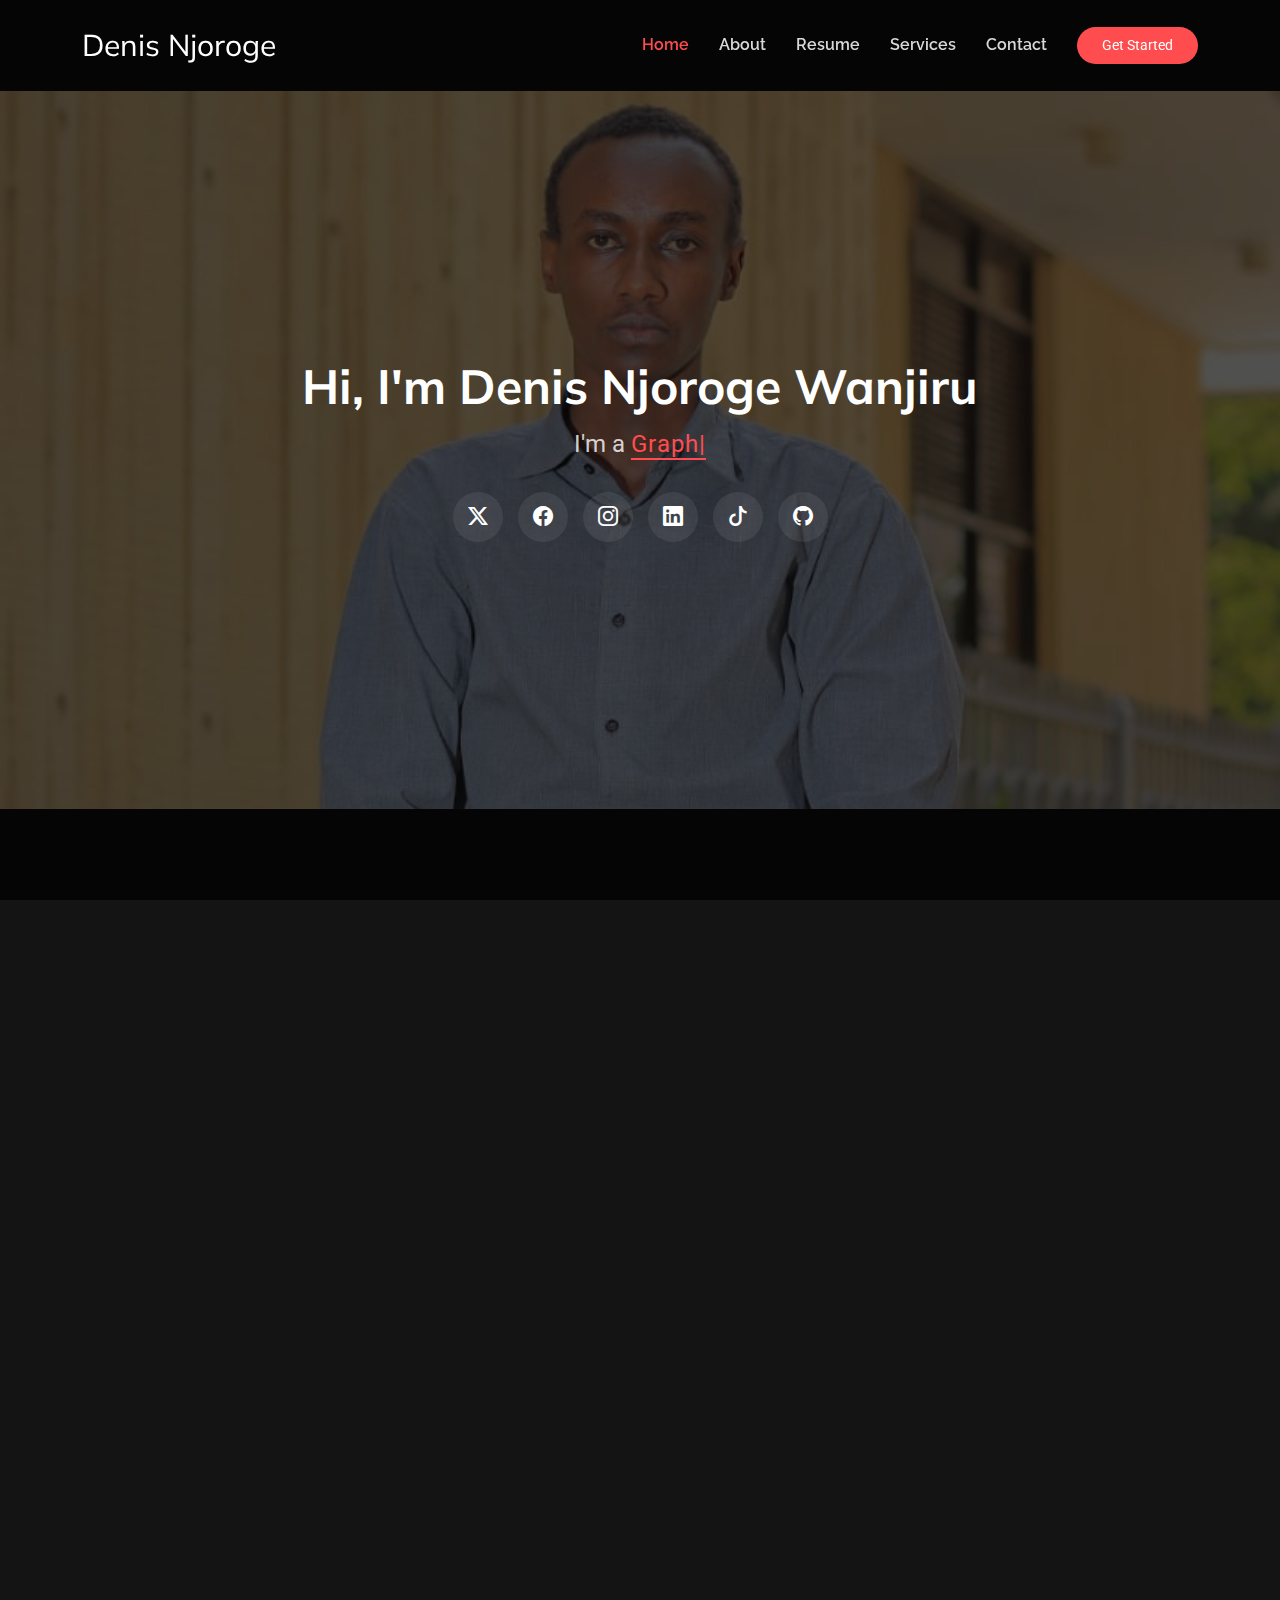
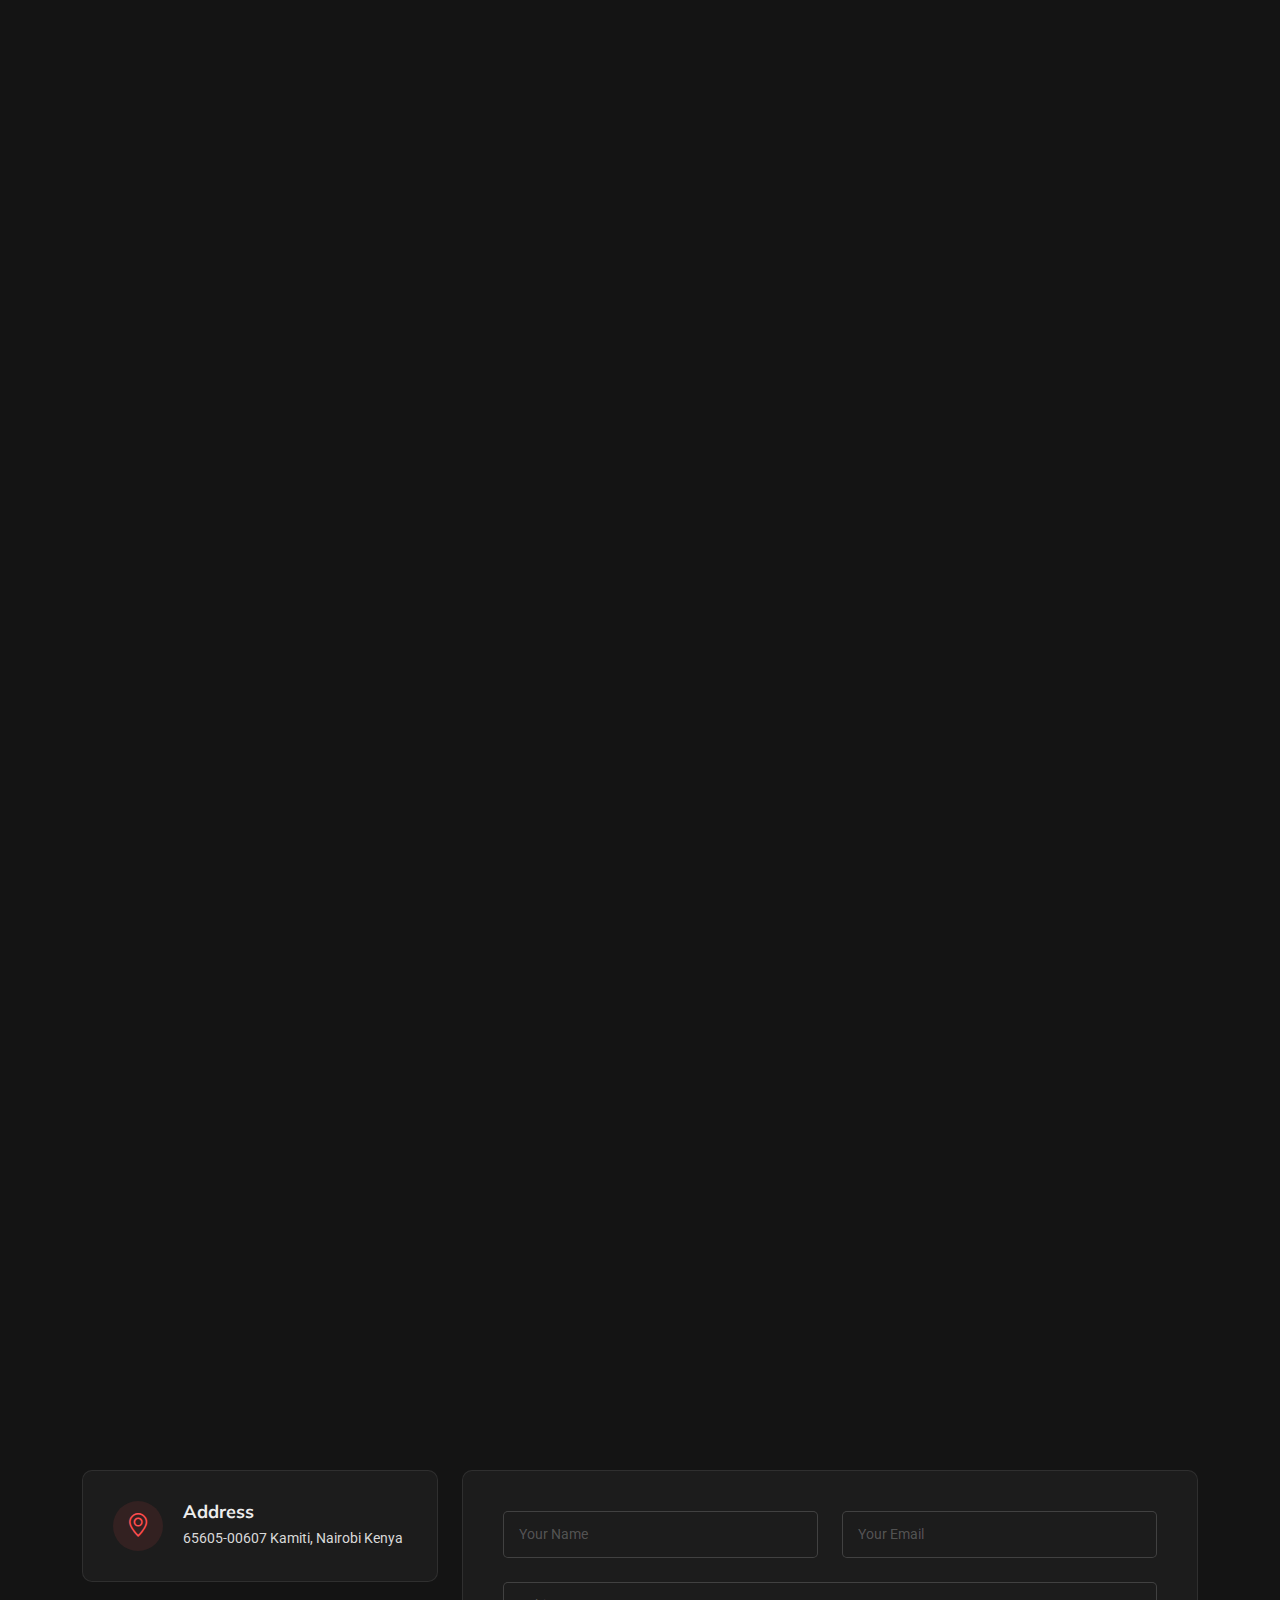
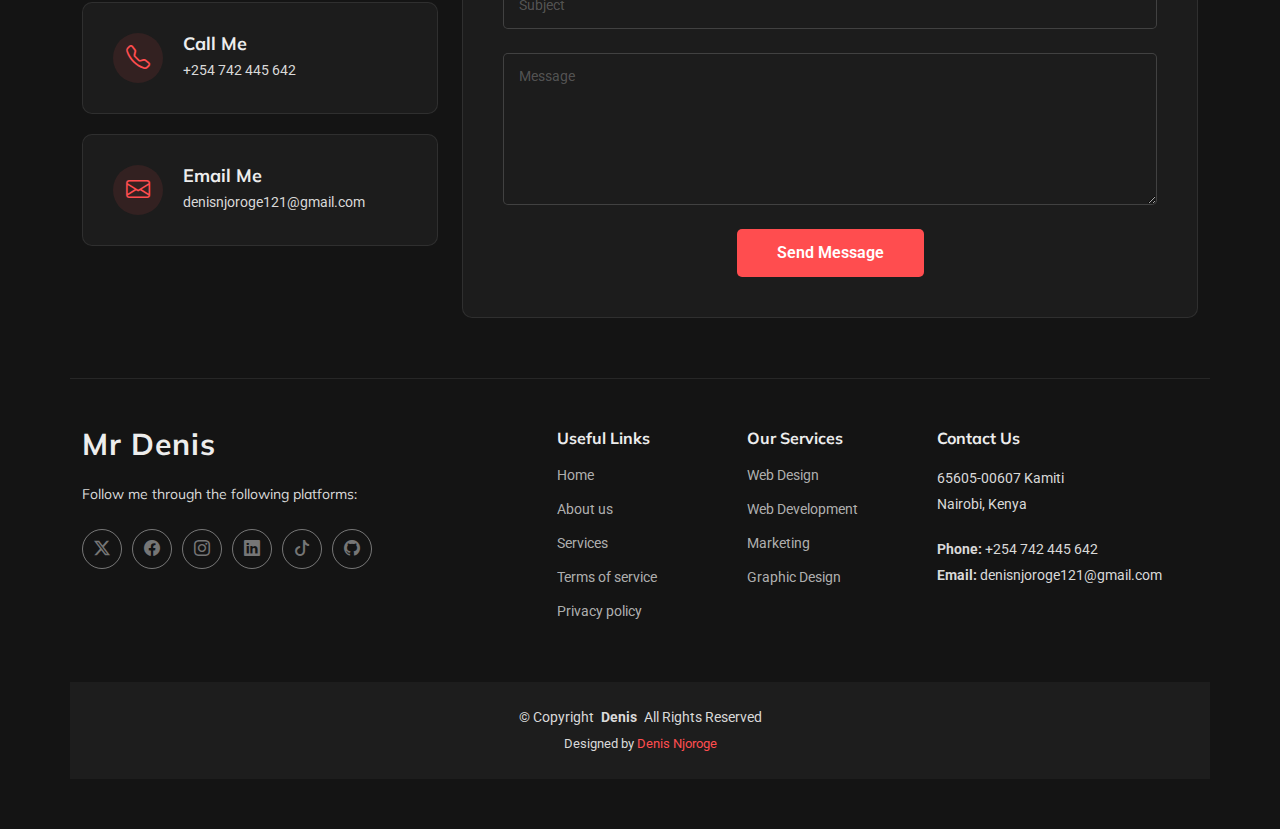
<file: index.html>
<!DOCTYPE html>
<html lang="en">

<head>
  <meta charset="utf-8">
  <meta content="width=device-width, initial-scale=1.0" name="viewport">
  <title>Denis - website</title>
  <meta name="description" content="">
  <meta name="keywords" content="">

  <!-- Favicons -->
  <link href="assets/img/denis/download.png" rel="icon">
  <link href="assets/img/denis/download.png" rel="apple-touch-icon">

  <!-- Fonts -->
  <link href="https://fonts.googleapis.com" rel="preconnect">
  <link href="https://fonts.gstatic.com" rel="preconnect" crossorigin>
  <link href="https://fonts.googleapis.com/css2?family=Roboto:ital,wght@0,100;0,300;0,400;0,500;0,700;0,900;1,100;1,300;1,400;1,500;1,700;1,900&family=Raleway:ital,wght@0,100;0,200;0,300;0,400;0,500;0,600;0,700;0,800;0,900;1,100;1,200;1,300;1,400;1,500;1,600;1,700;1,800;1,900&family=Mulish:ital,wght@0,200;0,300;0,400;0,500;0,600;0,700;0,800;0,900;1,200;1,300;1,400;1,500;1,600;1,700;1,800;1,900&display=swap" rel="stylesheet">

  <!-- Vendor CSS Files -->
  <link href="assets/vendor/bootstrap/css/bootstrap.min.css" rel="stylesheet">
  <link href="assets/vendor/bootstrap-icons/bootstrap-icons.css" rel="stylesheet">
  <link href="assets/vendor/aos/aos.css" rel="stylesheet">
  <link href="assets/vendor/glightbox/css/glightbox.min.css" rel="stylesheet">
  <link href="assets/vendor/swiper/swiper-bundle.min.css" rel="stylesheet">

  <!-- Main CSS File -->
  <link href="assets/css/main.css" rel="stylesheet">

  <!-- =======================================================
  * Template Name: Craftivo
  * Template URL: https://bootstrapmade.com/craftivo-bootstrap-portfolio-template/
  * Updated: Oct 04 2025 with Bootstrap v5.3.8
  * Author: BootstrapMade.com
  * License: https://bootstrapmade.com/license/
  ======================================================== -->
</head>

<body class="index-page">

  <header id="header" class="header d-flex align-items-center fixed-top">
    <div class="container-fluid container-xl position-relative d-flex align-items-center">

      <a href="index.html" class="logo d-flex align-items-center me-auto">
        <!-- Uncomment the line below if you also wish to use an image logo -->
        <!-- <img src="assets/img/denis/download.png" alt=""> -->
        <h1 class="sitename">Denis Njoroge</h1>
      </a>

      <nav id="navmenu" class="navmenu">
        <ul>
          <li><a href="#hero" class="active">Home</a></li>
          <li><a href="#about">About</a></li>
          <li><a href="#resume">Resume</a></li>
          <li><a href="#services">Services</a></li>
          <!-- <li><a href="#portfolio">Portfolio</a></li> -->
          <!-- <li class="dropdown"><a href="#"><span>Dropdown</span> <i class="bi bi-chevron-down toggle-dropdown"></i></a>
            <ul>
              <li><a href="#">Dropdown 1</a></li>
              <li class="dropdown"><a href="#"><span>Deep Dropdown</span> <i class="bi bi-chevron-down toggle-dropdown"></i></a>
                <ul>
                  <li><a href="#">Deep Dropdown 1</a></li>
                  <li><a href="#">Deep Dropdown 2</a></li>
                  <li><a href="#">Deep Dropdown 3</a></li>
                  <li><a href="#">Deep Dropdown 4</a></li>
                  <li><a href="#">Deep Dropdown 5</a></li>
                </ul>
              </li>
              <li><a href="#">Dropdown 2</a></li>
              <li><a href="#">Dropdown 3</a></li>
              <li><a href="#">Dropdown 4</a></li>
            </ul>
          </li> -->
          <li><a href="#contact">Contact</a></li>
        </ul>
        <i class="mobile-nav-toggle d-xl-none bi bi-list"></i>
      </nav>

      <a class="btn-getstarted" href="#about">Get Started</a>

    </div>
  </header>

  <main class="main">

    <!-- Hero Section -->
    <section id="hero" class="hero section dark-background">

      <img src="assets/img/denis/d2.jpg" alt="" data-aos="fade-in">

      <div class="container" data-aos="fade-up" data-aos-delay="100">
        <div class="row justify-content-center">
          <div class="col-lg-8 text-center">
            <h2>Hi, I'm Denis Njoroge Wanjiru</h2>
            <p>I'm a <span class="typed" data-typed-items="Graphic Designer, Developer, Freelancer, Student"></span><span class="typed-cursor" aria-hidden="true"></span></p>
            <div class="social-links">
              <a href="https://x.com/Denjay_Vicky?t=fQCFT4camMT53Clhp-QFfA&s=09"><i class="bi bi-twitter-x"></i></a>
              <a href="https://www.facebook.com/share/17oHhErYKT/"><i class="bi bi-facebook"></i></a>
              <a href="https://www.instagram.com/denjay_vicky?igsh=MWV3djZpeDd1MjF6bg=="><i class="bi bi-instagram"></i></a>
              <a href="https://www.linkedin.com/in/denis-njoroge-16864534b?utm_source=share&utm_campaign=share_via&utm_content=profile&utm_medium=android_app"><i class="bi bi-linkedin"></i></a>
              <a href="https://www.tiktok.com/@denno_vicky?_r=1&_t=ZM-91Asth0WzVs"><i class="bi bi-tiktok"></i></a>
              <a href="https://github.com/DenisNjoroge121"><i class="bi bi-github"></i></a>
            </div>
          </div>
        </div>
      </div>

    </section><!-- /Hero Section -->

    <!-- About Section -->
    <section id="about" class="about section">

      <!-- Section Title -->
      <div class="container section-title" data-aos="fade-up">
        <span class="subtitle">About Me</span>
        <h2>About Me</h2>
        <p>I am a Computer Science student at Kenyatta University and also a student at University of the People still pursuing Computer Science with a strong focus on web development and cybersecurity. Currently, I am advancing my practical skills in web development at eMobilis Institute while undertaking cybersecurity training through the Cisco Networking Academy. My academic and professional pursuits have equipped me with a comprehensive understanding of programming, software engineering, and modern web technologies. I am dedicated to developing secure, efficient, and user-centered web solutions that address contemporary digital challenges. With a commitment to continuous learning, innovation, and technical excellence, I aspire to contribute to the advancement of technology through impactful and reliable digital solutions.</p>
      </div><!-- End Section Title -->

      <div class="container" data-aos="fade-up" data-aos-delay="100">

        <div class="row gy-5">
          <div class="col-lg-4" data-aos="zoom-in" data-aos-delay="150">
            <div class="profile-card">
              <div class="profile-header">
                <div class="profile-avatar">
                  <img src="assets/img/denis/vicky.jpg" class="img-fluid" alt="">
                  <div class="status-indicator"></div>
                </div>
                <h3>Denis Njoroge</h3>
                <span class="role">Full Stack Developer</span>
                <div class="rating">
                  <i class="bi bi-star-fill"></i>
                  <i class="bi bi-star-fill"></i>
                  <i class="bi bi-star-fill"></i>
                  <i class="bi bi-star-fill"></i>
                  <i class="bi bi-star-half"></i>
                  <span>4.8</span>
                </div>
              </div>

              <div class="profile-stats">
                <div class="stat-item">
                  <h4>1</h4>
                  <p>Project</p>
                </div>
                <div class="stat-item">
                  <h4>1</h4>
                  <p>month</p>
                </div>
                <div class="stat-item">
                  <h4>1</h4>
                  <p>Awards</p>
                </div>
              </div>

              <div class="profile-actions">
                <a href="https://docs.google.com/document/d/1265YEQqiOloZBmUTRpHN_0Gr6uqxJplZ/edit?usp=drivesdk&ouid=102276784871485484936&rtpof=true&sd=true" class="btn-primary"><i class="bi bi-download"></i> Download CV</a>
                <a href="#contact" class="btn-secondary"><i class="bi bi-envelope"></i> Contact</a>
              </div>

              <div class="social-connect">
                <a href="https://www.linkedin.com/in/denis-njoroge-16864534b?utm_source=share&utm_campaign=share_via&utm_content=profile&utm_medium=android_app"><i class="bi bi-linkedin"></i></a>
                <a href="https://github.com/DenisNjoroge121"><i class="bi bi-github"></i></a>
                <a href="https://x.com/Denjay_Vicky?t=fQCFT4camMT53Clhp-QFfA&s=09"><i class="bi bi-twitter-x"></i></a>
                <a href="https://www.instagram.com/denjay_vicky?igsh=MWV3djZpeDd1MjF6bg=="><i class="bi bi-instagram"></i></a>
                <a href="https://www.facebook.com/share/17oHhErYKT/"><i class="bi bi-facebook"></i></a>
                <a href="https://www.tiktok.com/@denno_vicky?_r=1&_t=ZM-91Asth0WzVs"><i class="bi bi-tiktok"></i></a>
              </div>
            </div>
          </div>

          <div class="col-lg-8" data-aos="fade-left" data-aos-delay="200">
            <div class="content-wrapper">
              <div class="bio-section">
                <div class="section-tag">About Me</div>
                <h2>Transforming Ideas into Digital Reality</h2>
                <p>I am dedicated to developing secure, efficient, and user-centered web solutions that address contemporary digital challenges. With a commitment to continuous learning, innovation, and technical excellence, I aspire to contribute to the advancement of technology through impactful and reliable digital solutions.</p>
              </div>

              <div class="details-grid">
                <div class="detail-item" data-aos="fade-up" data-aos-delay="250">
                  <i class="bi bi-briefcase"></i>
                  <div class="detail-content">
                    <span>Experience</span>
                    <strong>1 year</strong>
                  </div>
                </div>

                <div class="detail-item" data-aos="fade-up" data-aos-delay="300">
                  <i class="bi bi-mortarboard"></i>
                  <div class="detail-content">
                    <span>Degree</span>
                    <strong>Bachelor of science (computer science)</strong>
                  </div>
                </div>

                <div class="detail-item" data-aos="fade-up" data-aos-delay="350">
                  <i class="bi bi-geo-alt"></i>
                  <div class="detail-content">
                    <span>Based In</span>
                    <strong>Nairobi, Kenya</strong>
                  </div>
                </div>

                <div class="detail-item" data-aos="fade-up" data-aos-delay="100">
                  <i class="bi bi-envelope"></i>
                  <div class="detail-content">
                    <span>Email</span>
                    <strong>denisnjoroge121@gmail.com</strong>
                  </div>
                </div>

                <div class="detail-item" data-aos="fade-up" data-aos-delay="150">
                  <i class="bi bi-phone"></i>
                  <div class="detail-content">
                    <span>Phone</span>
                    <strong>+254 742 445 642</strong>
                  </div>
                </div>

                <div class="detail-item" data-aos="fade-up" data-aos-delay="200">
                  <i class="bi bi-calendar-check"></i>
                  <div class="detail-content">
                    <span>Availability</span>
                    <strong>Open to Work</strong>
                  </div>
                </div>
              </div>

              <div class="skills-showcase" data-aos="fade-up" data-aos-delay="250">
                <div class="section-tag">Core Skills</div>
                <h3>Technical Proficiency</h3>

                <div class="skills-list skills-animation">
                  <div class="skill-item">
                    <div class="skill-info">
                      <span class="skill-name">React &amp; Next.js</span>
                      <span class="skill-percent">95%</span>
                    </div>
                    <div class="progress">
                      <div class="progress-bar" role="progressbar" aria-valuenow="95" aria-valuemin="0" aria-valuemax="100"></div>
                    </div>
                  </div>

                  <div class="skill-item">
                    <div class="skill-info">
                      <span class="skill-name">HTML, CSS &amp; Java Script</span>
                      <span class="skill-percent">92%</span>
                    </div>
                    <div class="progress">
                      <div class="progress-bar" role="progressbar" aria-valuenow="92" aria-valuemin="0" aria-valuemax="100"></div>
                    </div>
                  </div>

                  <div class="skill-item">
                    <div class="skill-info">
                      <span class="skill-name">Node.js &amp; Express</span>
                      <span class="skill-percent">90%</span>
                    </div>
                    <div class="progress">
                      <div class="progress-bar" role="progressbar" aria-valuenow="90" aria-valuemin="0" aria-valuemax="100"></div>
                    </div>
                  </div>

                  <div class="skill-item">
                    <div class="skill-info">
                      <span class="skill-name">Graphic Design</span>
                      <span class="skill-percent">88%</span>
                    </div>
                    <div class="progress">
                      <div class="progress-bar" role="progressbar" aria-valuenow="88" aria-valuemin="0" aria-valuemax="100"></div>
                    </div>
                  </div>

                  <div class="skill-item">
                    <div class="skill-info">
                      <span class="skill-name">MongoDB &amp; PostgreSQL</span>
                      <span class="skill-percent">85%</span>
                    </div>
                    <div class="progress">
                      <div class="progress-bar" role="progressbar" aria-valuenow="85" aria-valuemin="0" aria-valuemax="100"></div>
                    </div>
                  </div>

                  <!-- <div class="skill-item">
                    <div class="skill-info">
                      <span class="skill-name">Docker &amp; AWS</span>
                      <span class="skill-percent">80%</span>
                    </div>
                    <div class="progress">
                      <div class="progress-bar" role="progressbar" aria-valuenow="80" aria-valuemin="0" aria-valuemax="100"></div>
                    </div>
                  </div> -->
                </div>
              </div>
            </div>
          </div>
        </div>

      </div>

    </section><!-- /About Section -->

    <!-- Resume Section -->
    <section id="resume" class="resume section">

      <!-- Section Title -->
      <div class="container section-title" data-aos="fade-up">
        <span class="subtitle">Resume</span>
        <h2>Resume</h2>
        <p>I am a disciplined, self-motivated, and hardworking student at Kenyatta University with a strong commitment to personal and academic growth. I value time management, responsibility, and continuous improvement in all that I do.<br>
        I am eager to learn new concepts, particularly in the field of technology, and I enjoy reading and exploring ideas that expand my knowledge and perspective</p>
      </div><!-- End Section Title -->

      <div class="container" data-aos="fade-up" data-aos-delay="100">

        <div class="row gy-5">
          <div class="col-lg-6">
            <div class="experience-section">
              <div class="section-header" data-aos="fade-right" data-aos-delay="200">
                <div class="header-content">
                  <span class="section-badge">Experience</span>
                  <h2>Professional Journey</h2>
                  <!-- <p>Lorem ipsum dolor sit amet consectetur adipisicing elit sed do eiusmod tempor incididunt ut labore et dolore magna aliqua.</p> -->
                </div>
              </div>

              <div class="experience-cards">
                <div class="exp-card featured" data-aos="zoom-in" data-aos-delay="300">
                  <div class="card-header">
                    <div class="company-logo">
                      <i class="bi bi-buildings"></i>
                    </div>
                    <div class="period-badge">Current</div>
                  </div>
                  <div class="card-body">
                    <h3>Full stack developer</h3>
                    <!-- <p class="company-name">Digital Innovation Labs</p> -->
                    <span class="duration">2025 - Present</span>
                    <p class="description">Am good in developing websites from frontend to backend.</p>
                    <div class="skills-tags">
                      <span class="skill-tag">Leadership</span>
                      <span class="skill-tag">Strategy</span>
                      <span class="skill-tag">Innovation</span>
                    </div>
                  </div>
                </div>

                <div class="exp-card" data-aos="zoom-in" data-aos-delay="350">
                  <div class="card-header">
                    <div class="company-logo">
                      <i class="bi bi-laptop"></i>
                    </div>
                    <div class="period-badge">Current</div>
                  </div>
                  <div class="card-body">
                    <h3>Graphic designer</h3>
                    <!-- <p class="company-name">TechForward Solutions</p> -->
                    <span class="duration">2025 - present</span>
                    <p class="description">I design logos, posters video editing and content writing.</p>
                  </div>
                </div>

                <div class="exp-card" data-aos="zoom-in" data-aos-delay="400">
                  <div class="card-header">
                    <div class="company-logo">
                      <i class="bi bi-buildings"></i>
                    </div>
                  </div>
                  <div class="card-body">
                    <h3>Peer Teacher</h3>
                    <p class="company-name">Kerugoya Boys' High School</p>
                    <span class="duration">February 2025 - August 2025</span>
                    <p class="description">
                      <ul>
                        <li>Lead in preparation of reports.</li>
                        <li>Delegated to search and edit revision papers for the form fours. </li>
                        <li>Print revision papers and early exams for the form fours.</li>
                        <li>Filling and changing of marks in the zeraki system.</li>
                      </ul>
                    </p>
                  </div>
                </div>
              </div>
            </div>
          </div>

          <div class="col-lg-6">
            <div class="education-section">
              <div class="section-header" data-aos="fade-left" data-aos-delay="200">
                <div class="header-content">
                  <span class="section-badge">Education</span>
                  <h2>Academic Background</h2>
                  <!-- <p>Lorem ipsum dolor sit amet consectetur adipisicing elit. Facilis repellendus, nesciunt dignissimos accusamus quas atque alias quam sunt tenetur aut.</p> -->
                </div>
              </div>

              <div class="education-timeline" data-aos="fade-left" data-aos-delay="300">
                <div class="timeline-track">
                  <div class="timeline-item">
                    <div class="timeline-marker">
                      <i class="bi bi-mortarboard-fill"></i>
                    </div>
                    <div class="timeline-content">
                      <div class="education-meta">
                        <span class="year-range">2025 - to date</span>
                        <span class="degree-level">Bachelor</span>
                      </div>
                      <h4>Bachelor of science (Computer Science)</h4>
                      <p class="institution">Kenyatta University</p>
                      <p class="description">Am in first year and expected to graduate in 2029.</p>
                      <!-- <div class="achievement">
                        <i class="bi bi-award"></i>
                        <span>Summa Cum Laude</span>
                      </div> -->
                    </div>
                  </div>

                  <div class="timeline-item">
                    <div class="timeline-marker">
                      <i class="bi bi-mortarboard-fill"></i>
                    </div>
                    <div class="timeline-content">
                      <div class="education-meta">
                        <span class="year-range">2025 - to date</span>
                        <span class="degree-level">Bachelor</span>
                      </div>
                      <h4>Bachelor of science (Computer Science)</h4>
                      <p class="institution">University of the People</p>
                      <p class="description">Am in first year and expected to graduate in 2029.</p>
                      <div class="achievement">
                        <i class="bi bi-award"></i>
                        <span>Orientation Badge</span>
                      </div>
                    </div>
                  </div>

                  <div class="timeline-item">
                    <div class="timeline-marker">
                      <i class="bi bi-book"></i>
                    </div>
                    <div class="timeline-content">
                      <div class="education-meta">
                        <span class="year-range">2025 - up to date</span>
                        <span class="degree-level">Certificate</span>
                      </div>
                      <h4>Web Development</h4>
                      <p class="institution">eMobilis Institution</p>
                      <p class="description">Doing certificate in web development which is three months and expected to complete in January.</p>
                    </div>
                  </div>

                  <div class="timeline-item">
                    <div class="timeline-marker">
                      <i class="bi bi-patch-check-fill"></i>
                    </div>
                    <div class="timeline-content">
                      <div class="education-meta">
                        <span class="year-range">2025 - up to date</span>
                        <span class="degree-level">Certificates</span>
                      </div>
                      <h4>Professional Certifications</h4>
                      <div class="certifications-list">
                        <div class="cert-item">
                          <span class="cert-name">Introduction to cybersecurity</span>
                          <span class="cert-year">March 2025</span>
                        </div>
                        <div class="cert-item">
                          <span class="cert-name">Introduction to Internet of Things</span>
                          <span class="cert-year">August 2025</span>
                        </div>
                        <div class="cert-item">
                          <span class="cert-name">ICDL certification</span>
                          <span class="cert-year">August 2025</span>
                        </div>
                      </div>
                    </div>
                  </div>

                  <div class="timeline-item">
                    <div class="timeline-marker">
                      <i class="bi bi-mortarboard-fill"></i>
                    </div>
                    <div class="timeline-content">
                      <div class="education-meta">
                        <span class="year-range">2020 - 2024</span>
                        <span class="degree-level">KCSE</span>
                      </div>
                      <h4>Secondary Education</h4>
                      <p class="institution">Kerugoya Boys' High School</p>
                      <p class="description">After four years did my National Examination and attained a mean grade of A- (minus)</p>
                      <div class="achievement">
                        <i class="bi bi-award"></i>
                        <span>KCSE certificate</span>
                      </div>
                    </div>
                  </div>

                  <div class="timeline-item">
                    <div class="timeline-marker">
                      <i class="bi bi-mortarboard-fill"></i>
                    </div>
                    <div class="timeline-content">
                      <div class="education-meta">
                        <span class="year-range">2012 - 2019</span>
                        <span class="degree-level">KCPE</span>
                      </div>
                      <h4>Primary Education</h4>
                      <p class="institution">Mary Immaculate Primary School</p>
                      <p class="description">Attained  a mean grade of B plain</p>
                      <div class="achievement">
                        <i class="bi bi-award"></i>
                        <span>KCPE certificate</span>
                      </div>
                    </div>
                  </div>
                </div>
              </div>
            </div>
          </div>
        </div>

      </div>

    </section><!-- /Resume Section -->

    <!-- Services Section -->
    <section id="services" class="services section">

      <!-- Section Title -->
      <div class="container section-title" data-aos="fade-up">
        <span class="subtitle">Services</span>
        <h2>Services</h2>
        <!-- <p>Necessitatibus eius consequatur ex aliquid fuga eum quidem sint consectetur velit. Sed ut perspiciatis unde omnis iste natus error sit voluptatem accusantium doloremque laudantium totam rem aperiam</p> -->
      </div><!-- End Section Title -->

      <div class="container" data-aos="fade-up" data-aos-delay="100">

        <div class="row gy-4">
          <!-- <div class="col-lg-3 col-md-6" data-aos="zoom-in" data-aos-delay="100">
            <div class="service-item">
              <div class="icon-wrapper">
                <i class="bi bi-palette"></i>
              </div>
              <h4>Brand Identity</h4>
              <p>Curabitur non nulla sit amet nisl tempus convallis quis ac lectus vivamus magna.</p>
              <a href="service-details.html" class="read-more">
                <span>Explore</span>
                <i class="bi bi-arrow-right"></i>
              </a>
            </div>
          </div>

          <div class="col-lg-3 col-md-6" data-aos="zoom-in" data-aos-delay="200">
            <div class="service-item featured">
              <div class="featured-tag">Featured</div>
              <div class="icon-wrapper">
                <i class="bi bi-layout-text-window-reverse"></i>
              </div>
              <h4>UI/UX Design</h4>
              <p>Vestibulum ac diam sit amet quam vehicula elementum sed sit amet dui donec rutrum.</p>
              <a href="service-details.html" class="read-more">
                <span>Explore</span>
                <i class="bi bi-arrow-right"></i>
              </a>
            </div>
          </div> -->

          <div class="col-lg-3 col-md-6" data-aos="zoom-in" data-aos-delay="300">
            <div class="service-item">
              <div class="icon-wrapper">
                <i class="bi bi-code-slash"></i>
              </div>
              <h4>Development</h4>
              <!-- <p>Praesent sapien massa convallis a pellentesque nec egestas non nisi cras ornare arcu.</p> -->
              <a href="service-details.html" class="read-more">
                <span>Explore</span>
                <i class="bi bi-arrow-right"></i>
              </a>
            </div>
          </div>

          <!-- <div class="col-lg-3 col-md-6" data-aos="zoom-in" data-aos-delay="400">
            <div class="service-item">
              <div class="icon-wrapper">
                <i class="bi bi-phone"></i>
              </div>
              <h4>Mobile Apps</h4>
              <p>Vivamus suscipit tortor eget felis porttitor volutpat quisque velit nisi pretium ut lacinia.</p>
              <a href="service-details.html" class="read-more">
                <span>Explore</span>
                <i class="bi bi-arrow-right"></i>
              </a>
            </div>
          </div> -->

          <div class="col-lg-3 col-md-6" data-aos="zoom-in" data-aos-delay="100">
            <div class="service-item">
              <div class="icon-wrapper">
                <i class="bi bi-megaphone"></i>
              </div>
              <h4>Digital Marketing</h4>
              <!-- <p>Nulla porttitor accumsan tincidunt curabitur aliquet quam id dui posuere blandit mauris.</p> -->
              <a href="service-details.html" class="read-more">
                <span>Explore</span>
                <i class="bi bi-arrow-right"></i>
              </a>
            </div>
          </div>

          <div class="col-lg-3 col-md-6" data-aos="zoom-in" data-aos-delay="200">
            <div class="service-item">
              <div class="icon-wrapper">
                <i class="bi bi-search"></i>
              </div>
              <h4>Graphic design</h4>
              <!-- <p>Pellentesque in ipsum id orci porta dapibus donec sollicitudin molestie malesuada proin.</p> -->
              <a href="service-details.html" class="read-more">
                <span>Explore</span>
                <i class="bi bi-arrow-right"></i>
              </a>
            </div>
          </div>

          <!-- <div class="col-lg-3 col-md-6" data-aos="zoom-in" data-aos-delay="300">
            <div class="service-item">
              <div class="icon-wrapper">
                <i class="bi bi-graph-up-arrow"></i>
              </div>
              <h4>Analytics</h4>
              <p>Sed porttitor lectus nibh curabitur arcu erat accumsan id imperdiet et porttitor at sem.</p>
              <a href="service-details.html" class="read-more">
                <span>Explore</span>
                <i class="bi bi-arrow-right"></i>
              </a>
            </div>
          </div> -->

          <!-- <div class="col-lg-3 col-md-6" data-aos="zoom-in" data-aos-delay="400">
            <div class="service-item">
              <div class="icon-wrapper">
                <i class="bi bi-shield-check"></i>
              </div>
              <h4>Security</h4>
              <p>Vivamus magna justo lacinia eget consectetur sed convallis at tellus mauris blandit aliquet.</p>
              <a href="service-details.html" class="read-more">
                <span>Explore</span>
                <i class="bi bi-arrow-right"></i>
              </a>
            </div>
          </div> -->

        </div>

        <div class="row mt-5">
          <div class="col-12" data-aos="fade-up" data-aos-delay="200">
            <div class="cta-box">
              <div class="row align-items-center">
                <div class="col-lg-8">
                  <h3>Transform Your Vision Into Reality</h3>
                  <p>Partner with us to bring your ideas to life with innovative solutions tailored to your needs</p>
                </div>
                <div class="col-lg-4 text-lg-end text-center">
                  <a href="service-details.html" class="cta-btn">Start Your Project</a>
                </div>
              </div>
            </div>
          </div>
        </div>

      </div>

    </section><!-- /Services Section -->

    <!-- Portfolio Section -->
    <section id="portfolio" class="portfolio section">

      <!-- Section Title -->
      <!-- <div class="container section-title" data-aos="fade-up">
        <span class="subtitle">Portfolio</span>
        <h2>Portfolio</h2>
        <p>Necessitatibus eius consequatur ex aliquid fuga eum quidem sint consectetur velit. Sed ut perspiciatis unde omnis iste natus error sit voluptatem accusantium doloremque laudantium totam rem aperiam</p>
      </div> -->
      <!-- End Section Title -->

      <!-- <div class="container" data-aos="fade-up" data-aos-delay="100">

        <div class="isotope-layout" data-default-filter="*" data-layout="masonry" data-sort="original-order">
          <ul class="portfolio-filters isotope-filters" data-aos="fade-up" data-aos-delay="200">
            <li data-filter="*" class="filter-active">All Work</li>
            <li data-filter=".filter-creative">Creative</li>
            <li data-filter=".filter-digital">Digital</li>
            <li data-filter=".filter-strategy">Strategy</li>
            <li data-filter=".filter-development">Development</li>
          </ul>

          <div class="row gy-4 isotope-container" data-aos="fade-up" data-aos-delay="300">
            <div class="col-lg-4 col-md-6 portfolio-item isotope-item filter-creative">
              <div class="portfolio-card">
                <div class="portfolio-image-container">
                  <img src="assets/img/portfolio/portfolio-1.webp" alt="Creative Project" class="img-fluid" loading="lazy">
                  <div class="portfolio-overlay">
                    <div class="portfolio-info">
                      <span class="project-category">Creative Design</span>
                      <h4>Visual Identity System</h4>
                    </div>
                    <div class="portfolio-actions">
                      <a href="assets/img/portfolio/portfolio-1.webp" class="glightbox portfolio-link">
                        <i class="bi bi-plus-lg"></i>
                      </a>
                      <a href="#" class="portfolio-details">
                        <i class="bi bi-arrow-right"></i>
                      </a>
                    </div>
                  </div>
                </div>
                <div class="portfolio-meta">
                  <div class="project-tags">
                    <span class="tag">Branding</span>
                    <span class="tag">Identity</span>
                  </div>
                  <div class="project-year">2024</div>
                </div>
              </div>
            </div>

            <div class="col-lg-4 col-md-6 portfolio-item isotope-item filter-digital">
              <div class="portfolio-card">
                <div class="portfolio-image-container">
                  <img src="assets/img/portfolio/portfolio-2.webp" alt="Digital Project" class="img-fluid" loading="lazy">
                  <div class="portfolio-overlay">
                    <div class="portfolio-info">
                      <span class="project-category">Digital Experience</span>
                      <h4>Interactive Web Platform</h4>
                    </div>
                    <div class="portfolio-actions">
                      <a href="assets/img/portfolio/portfolio-2.webp" class="glightbox portfolio-link">
                        <i class="bi bi-plus-lg"></i>
                      </a>
                      <a href="#" class="portfolio-details">
                        <i class="bi bi-arrow-right"></i>
                      </a>
                    </div>
                  </div>
                </div>
                <div class="portfolio-meta">
                  <div class="project-tags">
                    <span class="tag">Web Design</span>
                    <span class="tag">Development</span>
                  </div>
                  <div class="project-year">2024</div>
                </div>
              </div>
            </div>

            <div class="col-lg-4 col-md-6 portfolio-item isotope-item filter-strategy">
              <div class="portfolio-card">
                <div class="portfolio-image-container">
                  <img src="assets/img/portfolio/portfolio-3.webp" alt="Strategy Project" class="img-fluid" loading="lazy">
                  <div class="portfolio-overlay">
                    <div class="portfolio-info">
                      <span class="project-category">Brand Strategy</span>
                      <h4>Market Positioning</h4>
                    </div>
                    <div class="portfolio-actions">
                      <a href="assets/img/portfolio/portfolio-3.webp" class="glightbox portfolio-link">
                        <i class="bi bi-plus-lg"></i>
                      </a>
                      <a href="#" class="portfolio-details">
                        <i class="bi bi-arrow-right"></i>
                      </a>
                    </div>
                  </div>
                </div>
                <div class="portfolio-meta">
                  <div class="project-tags">
                    <span class="tag">Strategy</span>
                    <span class="tag">Consulting</span>
                  </div>
                  <div class="project-year">2023</div>
                </div>
              </div>
            </div>

            <div class="col-lg-4 col-md-6 portfolio-item isotope-item filter-development">
              <div class="portfolio-card">
                <div class="portfolio-image-container">
                  <img src="assets/img/portfolio/portfolio-4.webp" alt="Development Project" class="img-fluid" loading="lazy">
                  <div class="portfolio-overlay">
                    <div class="portfolio-info">
                      <span class="project-category">Full Stack</span>
                      <h4>Custom Application</h4>
                    </div>
                    <div class="portfolio-actions">
                      <a href="assets/img/portfolio/portfolio-4.webp" class="glightbox portfolio-link">
                        <i class="bi bi-plus-lg"></i>
                      </a>
                      <a href="#" class="portfolio-details">
                        <i class="bi bi-arrow-right"></i>
                      </a>
                    </div>
                  </div>
                </div>
                <div class="portfolio-meta">
                  <div class="project-tags">
                    <span class="tag">React</span>
                    <span class="tag">Node.js</span>
                  </div>
                  <div class="project-year">2024</div>
                </div>
              </div>
            </div>

            <div class="col-lg-4 col-md-6 portfolio-item isotope-item filter-creative">
              <div class="portfolio-card">
                <div class="portfolio-image-container">
                  <img src="assets/img/portfolio/portfolio-5.webp" alt="Creative Project" class="img-fluid" loading="lazy">
                  <div class="portfolio-overlay">
                    <div class="portfolio-info">
                      <span class="project-category">Art Direction</span>
                      <h4>Campaign Design</h4>
                    </div>
                    <div class="portfolio-actions">
                      <a href="assets/img/portfolio/portfolio-5.webp" class="glightbox portfolio-link">
                        <i class="bi bi-plus-lg"></i>
                      </a>
                      <a href="#" class="portfolio-details">
                        <i class="bi bi-arrow-right"></i>
                      </a>
                    </div>
                  </div>
                </div>
                <div class="portfolio-meta">
                  <div class="project-tags">
                    <span class="tag">Creative</span>
                    <span class="tag">Campaign</span>
                  </div>
                  <div class="project-year">2024</div>
                </div>
              </div>
            </div>

            <div class="col-lg-4 col-md-6 portfolio-item isotope-item filter-digital">
              <div class="portfolio-card">
                <div class="portfolio-image-container">
                  <img src="assets/img/portfolio/portfolio-6.webp" alt="Digital Project" class="img-fluid" loading="lazy">
                  <div class="portfolio-overlay">
                    <div class="portfolio-info">
                      <span class="project-category">Digital Product</span>
                      <h4>Mobile Experience</h4>
                    </div>
                    <div class="portfolio-actions">
                      <a href="assets/img/portfolio/portfolio-6.webp" class="glightbox portfolio-link">
                        <i class="bi bi-plus-lg"></i>
                      </a>
                      <a href="#" class="portfolio-details">
                        <i class="bi bi-arrow-right"></i>
                      </a>
                    </div>
                  </div>
                </div>
                <div class="portfolio-meta">
                  <div class="project-tags">
                    <span class="tag">Mobile</span>
                    <span class="tag">UI/UX</span>
                  </div>
                  <div class="project-year">2023</div>
                </div>
              </div>
            </div>
          </div>

        </div>

        <div class="portfolio-bottom" data-aos="fade-up" data-aos-delay="400">
          <div class="row align-items-center">
            <div class="col-lg-8">
              <h3>Like what you see?</h3>
              <p>Reach me anytime of the day and express your ideas.</p>
            </div>
            <div class="col-lg-4 text-lg-end">
              <a href="#contact" class="btn btn-accent">Let's Work Together</a>
            </div>
          </div>
        </div>

      </div> -->

    </section>
    <!-- /Portfolio Section -->

    <!-- Contact Section -->
    <section id="contact" class="contact section">

      <!-- Section Title -->
      <div class="container section-title" data-aos="fade-up">
        <span class="subtitle">Contact</span>
        <h2>Contact</h2>
        <p>Am available anytime and you can reach me through the following ways as indicated below or fill the form and I will get back to you soon as possible.</p>
      </div><!-- End Section Title -->

      <div class="container">

        <div class="row gy-4">

          <div class="col-lg-4">
            <div class="info-item">
              <div class="icon-wrapper">
                <i class="bi bi-geo-alt"></i>
              </div>
              <div>
                <h3>Address</h3>
                <p>65605-00607 Kamiti, Nairobi Kenya</p>
              </div>
            </div>

            <div class="info-item">
              <div class="icon-wrapper">
                <i class="bi bi-telephone"></i>
              </div>
              <div>
                <h3>Call Me</h3>
                <p>+254 742 445 642</p>
              </div>
            </div>

            <div class="info-item">
              <div class="icon-wrapper">
                <i class="bi bi-envelope"></i>
              </div>
              <div>
                <h3>Email Me</h3>
                <p>denisnjoroge121@gmail.com</p>
              </div>
            </div>

          </div>

          <div class="col-lg-8">
            <form action="forms/contact.php" method="post" class="php-email-form">
              <div class="row gy-4">

                <div class="col-md-6">
                  <input type="text" name="name" class="form-control" placeholder="Your Name" required="">
                </div>

                <div class="col-md-6">
                  <input type="email" class="form-control" name="email" placeholder="Your Email" required="">
                </div>

                <div class="col-md-12">
                  <input type="text" class="form-control" name="subject" placeholder="Subject" required="">
                </div>

                <div class="col-md-12">
                  <textarea class="form-control" name="message" rows="6" placeholder="Message" required=""></textarea>
                </div>

                <div class="col-md-12 text-center">
                  <div class="loading">Loading</div>
                  <div class="error-message"></div>
                  <div class="sent-message">Your message has been sent. Thank you!</div>

                  <button type="submit">Send Message</button>
                </div>

              </div>
            </form>
          </div>

        </div>

      </div>

    </section><!-- /Contact Section -->

  </main>

  <footer id="footer" class="footer">

    <div class="container footer-top">
      <div class="row gy-4">
        <div class="col-lg-5 col-md-12 footer-about">
          <a href="index.html" class="logo d-flex align-items-center">
            <span class="sitename">Mr Denis</span>
          </a>
          <p>Follow me through the following platforms:</p>
          <div class="social-links d-flex mt-4">
            <a href="https://x.com/Denjay_Vicky?t=fQCFT4camMT53Clhp-QFfA&s=09"><i class="bi bi-twitter-x"></i></a>
            <a href="https://www.facebook.com/share/17oHhErYKT/"><i class="bi bi-facebook"></i></a>
            <a href="https://www.instagram.com/denjay_vicky?igsh=MWV3djZpeDd1MjF6bg=="><i class="bi bi-instagram"></i></a>
            <a href="https://www.linkedin.com/in/denis-njoroge-16864534b?utm_source=share&utm_campaign=share_via&utm_content=profile&utm_medium=android_app"><i class="bi bi-linkedin"></i></a>
            <a href="https://www.tiktok.com/@denno_vicky?_r=1&_t=ZM-91Asth0WzVs"><i class="bi bi-tiktok"></i></a>
            <a href="https://github.com/DenisNjoroge121"><i class="bi bi-github"></i></a>
          </div>
        </div>

        <div class="col-lg-2 col-6 footer-links">
          <h4>Useful Links</h4>
          <ul>
            <li><a href="#">Home</a></li>
            <li><a href="#about">About us</a></li>
            <li><a href="#services">Services</a></li>
            <li><a href="service-details.html">Terms of service</a></li>
            <li><a href="privacy.html">Privacy policy</a></li>
          </ul>
        </div>

        <div class="col-lg-2 col-6 footer-links">
          <h4>Our Services</h4>
          <ul>
            <li><a href="#">Web Design</a></li>
            <li><a href="#">Web Development</a></li>
            <!-- <li><a href="#">Product Management</a></li> -->
            <li><a href="#">Marketing</a></li>
            <li><a href="#">Graphic Design</a></li>
          </ul>
        </div>

        <div class="col-lg-3 col-md-12 footer-contact text-center text-md-start">
          <h4>Contact Us</h4>
          <!-- <p>A108 Adam Street</p> -->
          <p>65605-00607 Kamiti</p>
          <p>Nairobi, Kenya</p>
          <p class="mt-4"><strong>Phone:</strong> <span>+254 742 445 642</span></p>
          <p><strong>Email:</strong> <span>denisnjoroge121@gmail.com</span></p>
        </div>

      </div>
    </div>

    <div class="container copyright text-center mt-4">
      <p>© <span>Copyright</span> <strong class="px-1 sitename">Denis</strong> <span>All Rights Reserved</span></p>
      <div class="credits">
        <!-- All the links in the footer should remain intact. -->
        <!-- You can delete the links only if you've purchased the pro version. -->
        <!-- Licensing information: https://bootstrapmade.com/license/ -->
        <!-- Purchase the pro version with working PHP/AJAX contact form: [buy-url] -->
        Designed by <a href="#">Denis Njoroge</a>
      </div>
    </div>

  </footer>

  <!-- Scroll Top -->
  <a href="#" id="scroll-top" class="scroll-top d-flex align-items-center justify-content-center"><i class="bi bi-arrow-up-short"></i></a>

  <!-- Preloader -->
  <div id="preloader"></div>

  <!-- Vendor JS Files -->
  <script src="assets/vendor/bootstrap/js/bootstrap.bundle.min.js"></script>
  <script src="assets/vendor/php-email-form/validate.js"></script>
  <script src="assets/vendor/aos/aos.js"></script>
  <script src="assets/vendor/typed.js/typed.umd.js"></script>
  <script src="assets/vendor/waypoints/noframework.waypoints.js"></script>
  <script src="assets/vendor/glightbox/js/glightbox.min.js"></script>
  <script src="assets/vendor/imagesloaded/imagesloaded.pkgd.min.js"></script>
  <script src="assets/vendor/isotope-layout/isotope.pkgd.min.js"></script>
  <script src="assets/vendor/swiper/swiper-bundle.min.js"></script>

  <!-- Main JS File -->
  <script src="assets/js/main.js"></script>

</body>

</html>
</file>
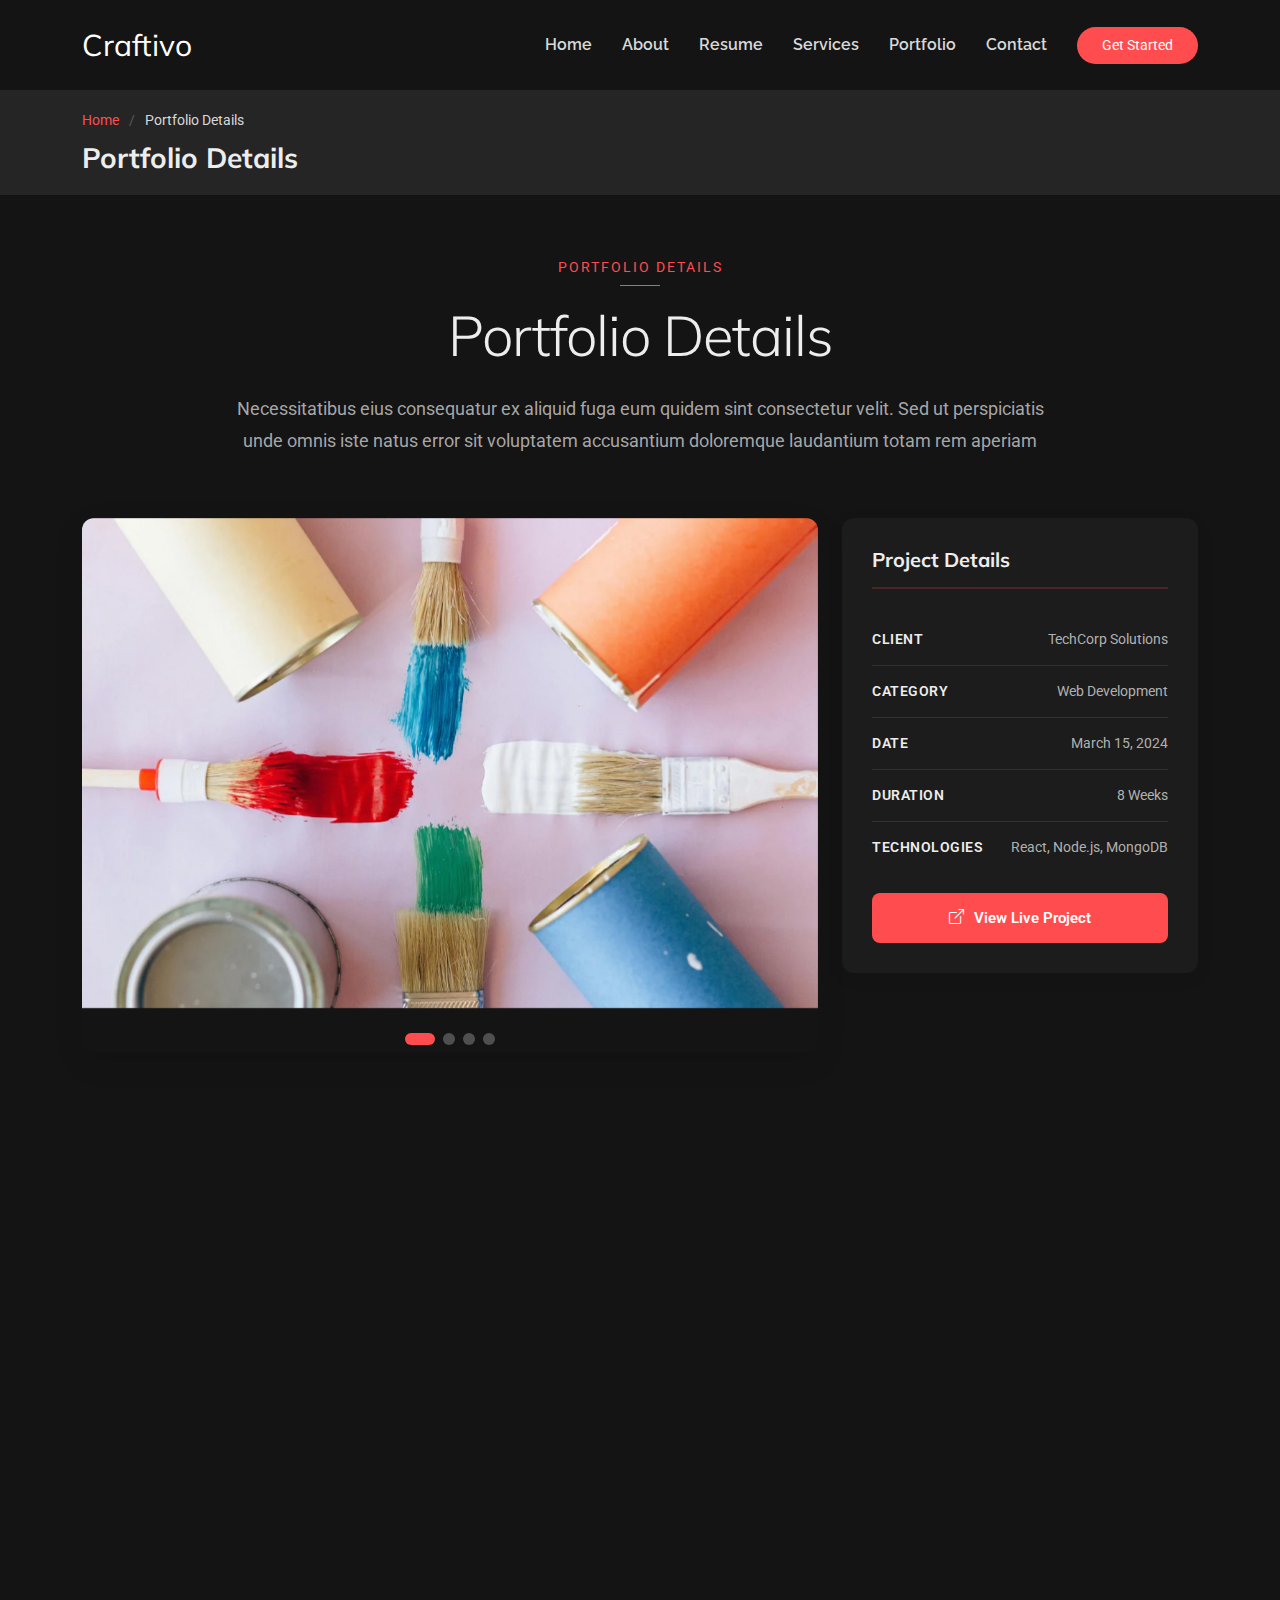
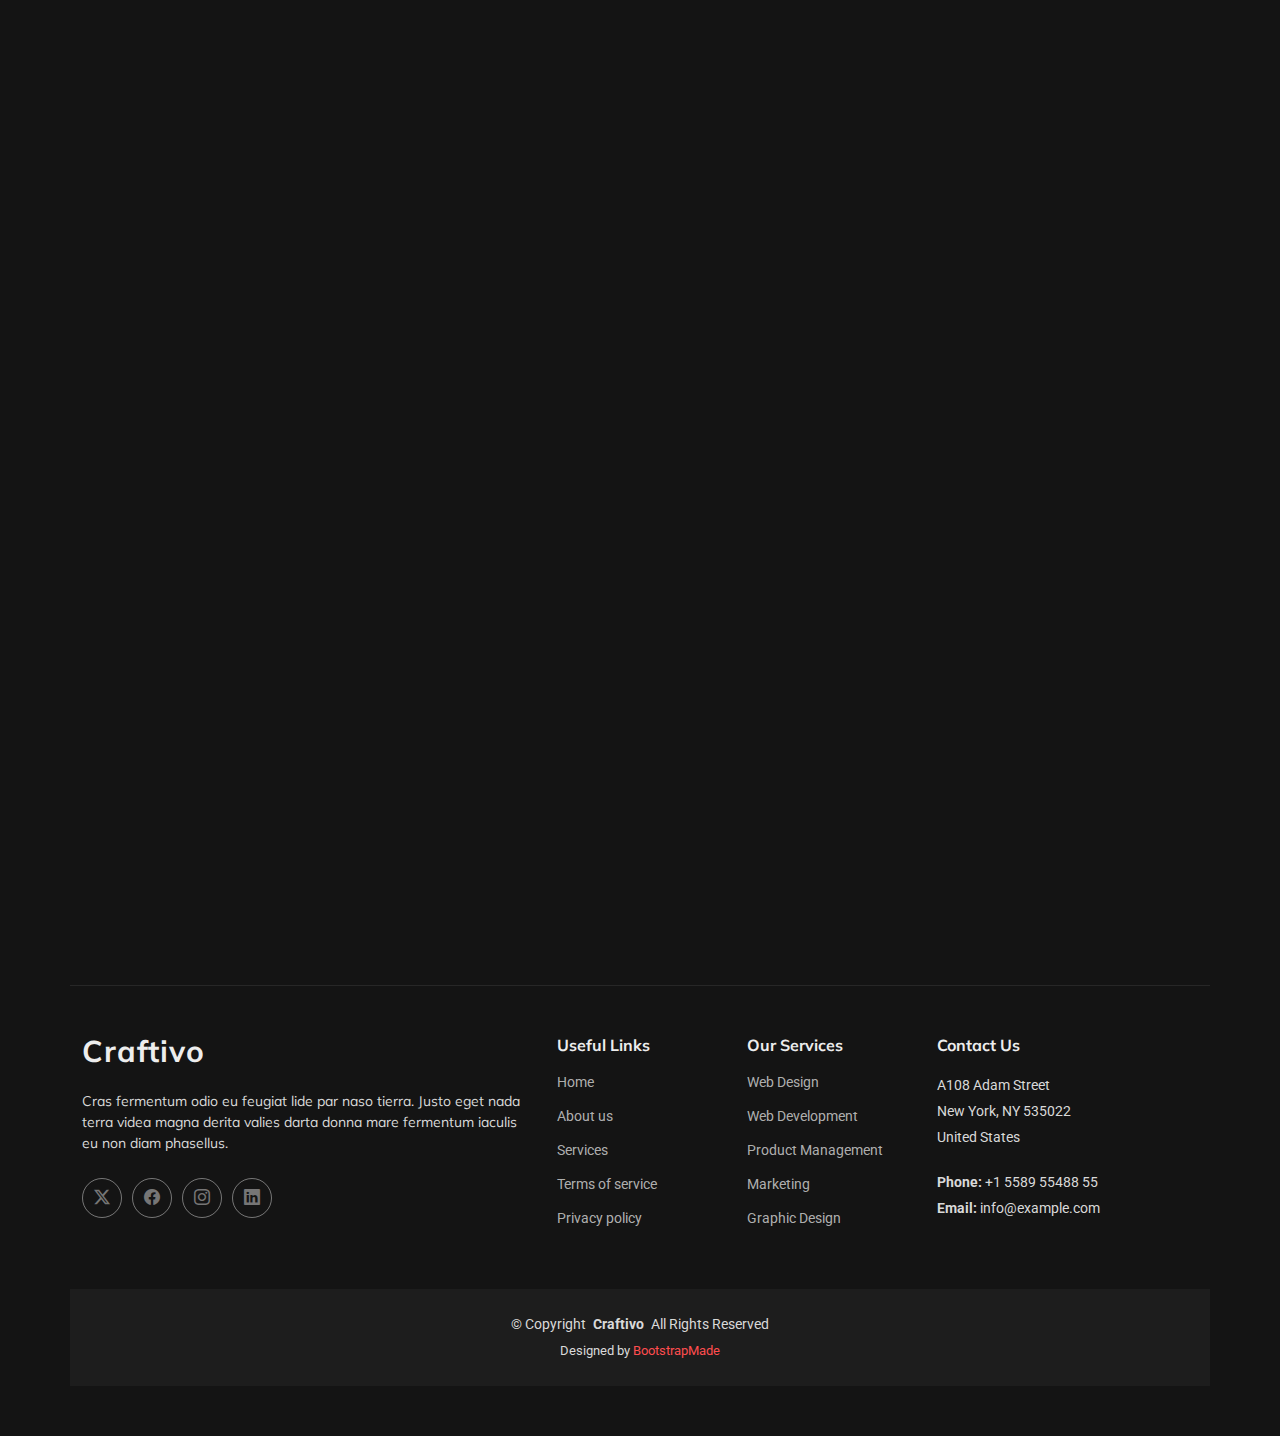
<file: portfolio-details.html>
<!DOCTYPE html>
<html lang="en">

<head>
  <meta charset="utf-8">
  <meta content="width=device-width, initial-scale=1.0" name="viewport">
  <title>Portfolio Details - Craftivo Bootstrap Template</title>
  <meta name="description" content="">
  <meta name="keywords" content="">

  <!-- Favicons -->
  <link href="assets/img/favicon.png" rel="icon">
  <link href="assets/img/apple-touch-icon.png" rel="apple-touch-icon">

  <!-- Fonts -->
  <link href="https://fonts.googleapis.com" rel="preconnect">
  <link href="https://fonts.gstatic.com" rel="preconnect" crossorigin>
  <link href="https://fonts.googleapis.com/css2?family=Roboto:ital,wght@0,100;0,300;0,400;0,500;0,700;0,900;1,100;1,300;1,400;1,500;1,700;1,900&family=Raleway:ital,wght@0,100;0,200;0,300;0,400;0,500;0,600;0,700;0,800;0,900;1,100;1,200;1,300;1,400;1,500;1,600;1,700;1,800;1,900&family=Mulish:ital,wght@0,200;0,300;0,400;0,500;0,600;0,700;0,800;0,900;1,200;1,300;1,400;1,500;1,600;1,700;1,800;1,900&display=swap" rel="stylesheet">

  <!-- Vendor CSS Files -->
  <link href="assets/vendor/bootstrap/css/bootstrap.min.css" rel="stylesheet">
  <link href="assets/vendor/bootstrap-icons/bootstrap-icons.css" rel="stylesheet">
  <link href="assets/vendor/aos/aos.css" rel="stylesheet">
  <link href="assets/vendor/glightbox/css/glightbox.min.css" rel="stylesheet">
  <link href="assets/vendor/swiper/swiper-bundle.min.css" rel="stylesheet">

  <!-- Main CSS File -->
  <link href="assets/css/main.css" rel="stylesheet">

  <!-- =======================================================
  * Template Name: Craftivo
  * Template URL: https://bootstrapmade.com/craftivo-bootstrap-portfolio-template/
  * Updated: Oct 04 2025 with Bootstrap v5.3.8
  * Author: BootstrapMade.com
  * License: https://bootstrapmade.com/license/
  ======================================================== -->
</head>

<body class="portfolio-details-page">

  <header id="header" class="header d-flex align-items-center sticky-top">
    <div class="container-fluid container-xl position-relative d-flex align-items-center">

      <a href="index.html" class="logo d-flex align-items-center me-auto">
        <!-- Uncomment the line below if you also wish to use an image logo -->
        <!-- <img src="assets/img/logo.webp" alt=""> -->
        <h1 class="sitename">Craftivo</h1>
      </a>

      <nav id="navmenu" class="navmenu">
        <ul>
          <li><a href="#hero">Home</a></li>
          <li><a href="#about">About</a></li>
          <li><a href="#resume">Resume</a></li>
          <li><a href="#services">Services</a></li>
          <li><a href="#portfolio">Portfolio</a></li>
          <!-- <li class="dropdown"><a href="#"><span>Dropdown</span> <i class="bi bi-chevron-down toggle-dropdown"></i></a>
            <ul>
              <li><a href="#">Dropdown 1</a></li>
              <li class="dropdown"><a href="#"><span>Deep Dropdown</span> <i class="bi bi-chevron-down toggle-dropdown"></i></a>
                <ul>
                  <li><a href="#">Deep Dropdown 1</a></li>
                  <li><a href="#">Deep Dropdown 2</a></li>
                  <li><a href="#">Deep Dropdown 3</a></li>
                  <li><a href="#">Deep Dropdown 4</a></li>
                  <li><a href="#">Deep Dropdown 5</a></li>
                </ul>
              </li>
              <li><a href="#">Dropdown 2</a></li>
              <li><a href="#">Dropdown 3</a></li>
              <li><a href="#">Dropdown 4</a></li>
            </ul>
          </li> -->
          <li><a href="#contact">Contact</a></li>
        </ul>
        <i class="mobile-nav-toggle d-xl-none bi bi-list"></i>
      </nav>

      <a class="btn-getstarted" href="#about">Get Started</a>

    </div>
  </header>

  <main class="main">

    <!-- Page Title -->
    <div class="page-title light-background">
      <div class="container">
        <nav class="breadcrumbs">
          <ol>
            <li><a href="index.html">Home</a></li>
            <li class="current">Portfolio Details</li>
          </ol>
        </nav>
        <h1>Portfolio Details</h1>
      </div>
    </div><!-- End Page Title -->

    <!-- Portfolio Details Section -->
    <section id="portfolio-details" class="portfolio-details section">

      <!-- Section Title -->
      <div class="container section-title" data-aos="fade-up">
        <span class="subtitle">Portfolio Details</span>
        <h2>Portfolio Details</h2>
        <p>Necessitatibus eius consequatur ex aliquid fuga eum quidem sint consectetur velit. Sed ut perspiciatis unde omnis iste natus error sit voluptatem accusantium doloremque laudantium totam rem aperiam</p>
      </div><!-- End Section Title -->

      <div class="container" data-aos="fade-up" data-aos-delay="100">

        <div class="row gy-5">

          <div class="col-lg-8">

            <div class="portfolio-details-slider swiper init-swiper">
              <script type="application/json" class="swiper-config">
                {
                  "loop": true,
                  "speed": 600,
                  "autoplay": {
                    "delay": 4000
                  },
                  "slidesPerView": 1,
                  "spaceBetween": 0,
                  "effect": "fade",
                  "pagination": {
                    "el": ".swiper-pagination",
                    "type": "bullets",
                    "clickable": true
                  }
                }
              </script>
              <div class="swiper-wrapper">

                <div class="swiper-slide">
                  <img src="assets/img/portfolio/portfolio-3.webp" alt="Portfolio Image" class="img-fluid">
                </div>

                <div class="swiper-slide">
                  <img src="assets/img/portfolio/portfolio-6.webp" alt="Portfolio Image" class="img-fluid">
                </div>

                <div class="swiper-slide">
                  <img src="assets/img/portfolio/portfolio-9.webp" alt="Portfolio Image" class="img-fluid">
                </div>

                <div class="swiper-slide">
                  <img src="assets/img/portfolio/portfolio-11.webp" alt="Portfolio Image" class="img-fluid">
                </div>

              </div>
              <div class="swiper-pagination"></div>
            </div>

            <div class="portfolio-content" data-aos="fade-up" data-aos-delay="200">
              <h2>Innovative Digital Platform</h2>

              <div class="meta-info">
                <span class="date"><i class="bi bi-calendar"></i> March 15, 2024</span>
                <span class="category"><i class="bi bi-tag"></i> Web Development</span>
                <span class="client"><i class="bi bi-building"></i> TechCorp Solutions</span>
              </div>

              <p>
                Lorem ipsum dolor sit amet, consectetur adipiscing elit, sed do eiusmod tempor incididunt ut labore et dolore magna aliqua. Ut enim ad minim veniam, quis nostrud exercitation ullamco laboris nisi ut aliquip ex ea commodo consequat.
              </p>

              <h3>Project Overview</h3>
              <p>
                Duis aute irure dolor in reprehenderit in voluptate velit esse cillum dolore eu fugiat nulla pariatur. Excepteur sint occaecat cupidatat non proident, sunt in culpa qui officia deserunt mollit anim id est laborum. Sed ut perspiciatis unde omnis iste natus error sit voluptatem accusantium doloremque laudantium.
              </p>

              <div class="highlights-box">
                <h4>Key Highlights</h4>
                <ul>
                  <li><i class="bi bi-check-circle"></i> Responsive design across all devices</li>
                  <li><i class="bi bi-check-circle"></i> Advanced user authentication system</li>
                  <li><i class="bi bi-check-circle"></i> Real-time data synchronization</li>
                  <li><i class="bi bi-check-circle"></i> Optimized performance and loading speed</li>
                  <li><i class="bi bi-check-circle"></i> Comprehensive admin dashboard</li>
                </ul>
              </div>

              <h3>Technical Implementation</h3>
              <p>
                Totam rem aperiam, eaque ipsa quae ab illo inventore veritatis et quasi architecto beatae vitae dicta sunt explicabo. Nemo enim ipsam voluptatem quia voluptas sit aspernatur aut odit aut fugit, sed quia consequuntur magni dolores eos qui ratione voluptatem sequi nesciunt.
              </p>

              <blockquote>
                <i class="bi bi-quote quote-icon"></i>
                <p>
                  Neque porro quisquam est, qui dolorem ipsum quia dolor sit amet, consectetur, adipisci velit, sed quia non numquam eius modi tempora incidunt ut labore et dolore magnam aliquam quaerat voluptatem.
                </p>
                <div class="author">
                  <img src="assets/img/person/person-m-7.webp" alt="Author">
                  <div class="author-info">
                    <h5>Michael Anderson</h5>
                    <span>Project Lead</span>
                  </div>
                </div>
              </blockquote>

              <p>
                At vero eos et accusamus et iusto odio dignissimos ducimus qui blanditiis praesentium voluptatum deleniti atque corrupti quos dolores et quas molestias excepturi sint occaecati cupiditate non provident, similique sunt in culpa qui officia deserunt mollitia animi.
              </p>

            </div>

          </div>

          <div class="col-lg-4">

            <div class="sidebar" data-aos="fade-up" data-aos-delay="200">

              <div class="info-card">
                <h3>Project Details</h3>
                <div class="info-item">
                  <span class="label">Client</span>
                  <span class="value">TechCorp Solutions</span>
                </div>
                <div class="info-item">
                  <span class="label">Category</span>
                  <span class="value">Web Development</span>
                </div>
                <div class="info-item">
                  <span class="label">Date</span>
                  <span class="value">March 15, 2024</span>
                </div>
                <div class="info-item">
                  <span class="label">Duration</span>
                  <span class="value">8 Weeks</span>
                </div>
                <div class="info-item">
                  <span class="label">Technologies</span>
                  <span class="value">React, Node.js, MongoDB</span>
                </div>
                <a href="https://www.example.com" class="btn-primary" target="_blank">
                  <i class="bi bi-box-arrow-up-right"></i> View Live Project
                </a>
              </div>

              <div class="share-card" data-aos="fade-up" data-aos-delay="300">
                <h3>Share This Project</h3>
                <div class="social-links">
                  <a href="#" class="facebook"><i class="bi bi-facebook"></i></a>
                  <a href="#" class="twitter"><i class="bi bi-twitter"></i></a>
                  <a href="#" class="linkedin"><i class="bi bi-linkedin"></i></a>
                  <a href="#" class="pinterest"><i class="bi bi-pinterest"></i></a>
                </div>
              </div>

              <div class="tags-card" data-aos="fade-up" data-aos-delay="400">
                <h3>Tags</h3>
                <div class="tags">
                  <a href="#">Design</a>
                  <a href="#">Development</a>
                  <a href="#">React</a>
                  <a href="#">UX/UI</a>
                  <a href="#">Frontend</a>
                  <a href="#">Backend</a>
                </div>
              </div>

            </div>

          </div>

        </div>

      </div>

    </section><!-- /Portfolio Details Section -->

  </main>

  <footer id="footer" class="footer">

    <div class="container footer-top">
      <div class="row gy-4">
        <div class="col-lg-5 col-md-12 footer-about">
          <a href="index.html" class="logo d-flex align-items-center">
            <span class="sitename">Craftivo</span>
          </a>
          <p>Cras fermentum odio eu feugiat lide par naso tierra. Justo eget nada terra videa magna derita valies darta donna mare fermentum iaculis eu non diam phasellus.</p>
          <div class="social-links d-flex mt-4">
            <a href=""><i class="bi bi-twitter-x"></i></a>
            <a href=""><i class="bi bi-facebook"></i></a>
            <a href=""><i class="bi bi-instagram"></i></a>
            <a href=""><i class="bi bi-linkedin"></i></a>
          </div>
        </div>

        <div class="col-lg-2 col-6 footer-links">
          <h4>Useful Links</h4>
          <ul>
            <li><a href="#">Home</a></li>
            <li><a href="#">About us</a></li>
            <li><a href="#">Services</a></li>
            <li><a href="#">Terms of service</a></li>
            <li><a href="#">Privacy policy</a></li>
          </ul>
        </div>

        <div class="col-lg-2 col-6 footer-links">
          <h4>Our Services</h4>
          <ul>
            <li><a href="#">Web Design</a></li>
            <li><a href="#">Web Development</a></li>
            <li><a href="#">Product Management</a></li>
            <li><a href="#">Marketing</a></li>
            <li><a href="#">Graphic Design</a></li>
          </ul>
        </div>

        <div class="col-lg-3 col-md-12 footer-contact text-center text-md-start">
          <h4>Contact Us</h4>
          <p>A108 Adam Street</p>
          <p>New York, NY 535022</p>
          <p>United States</p>
          <p class="mt-4"><strong>Phone:</strong> <span>+1 5589 55488 55</span></p>
          <p><strong>Email:</strong> <span>info@example.com</span></p>
        </div>

      </div>
    </div>

    <div class="container copyright text-center mt-4">
      <p>© <span>Copyright</span> <strong class="px-1 sitename">Craftivo</strong> <span>All Rights Reserved</span></p>
      <div class="credits">
        <!-- All the links in the footer should remain intact. -->
        <!-- You can delete the links only if you've purchased the pro version. -->
        <!-- Licensing information: https://bootstrapmade.com/license/ -->
        <!-- Purchase the pro version with working PHP/AJAX contact form: [buy-url] -->
        Designed by <a href="https://bootstrapmade.com/">BootstrapMade</a>
      </div>
    </div>

  </footer>

  <!-- Scroll Top -->
  <a href="#" id="scroll-top" class="scroll-top d-flex align-items-center justify-content-center"><i class="bi bi-arrow-up-short"></i></a>

  <!-- Preloader -->
  <div id="preloader"></div>

  <!-- Vendor JS Files -->
  <script src="assets/vendor/bootstrap/js/bootstrap.bundle.min.js"></script>
  <script src="assets/vendor/php-email-form/validate.js"></script>
  <script src="assets/vendor/aos/aos.js"></script>
  <script src="assets/vendor/typed.js/typed.umd.js"></script>
  <script src="assets/vendor/waypoints/noframework.waypoints.js"></script>
  <script src="assets/vendor/glightbox/js/glightbox.min.js"></script>
  <script src="assets/vendor/imagesloaded/imagesloaded.pkgd.min.js"></script>
  <script src="assets/vendor/isotope-layout/isotope.pkgd.min.js"></script>
  <script src="assets/vendor/swiper/swiper-bundle.min.js"></script>

  <!-- Main JS File -->
  <script src="assets/js/main.js"></script>

</body>

</html>
</file>
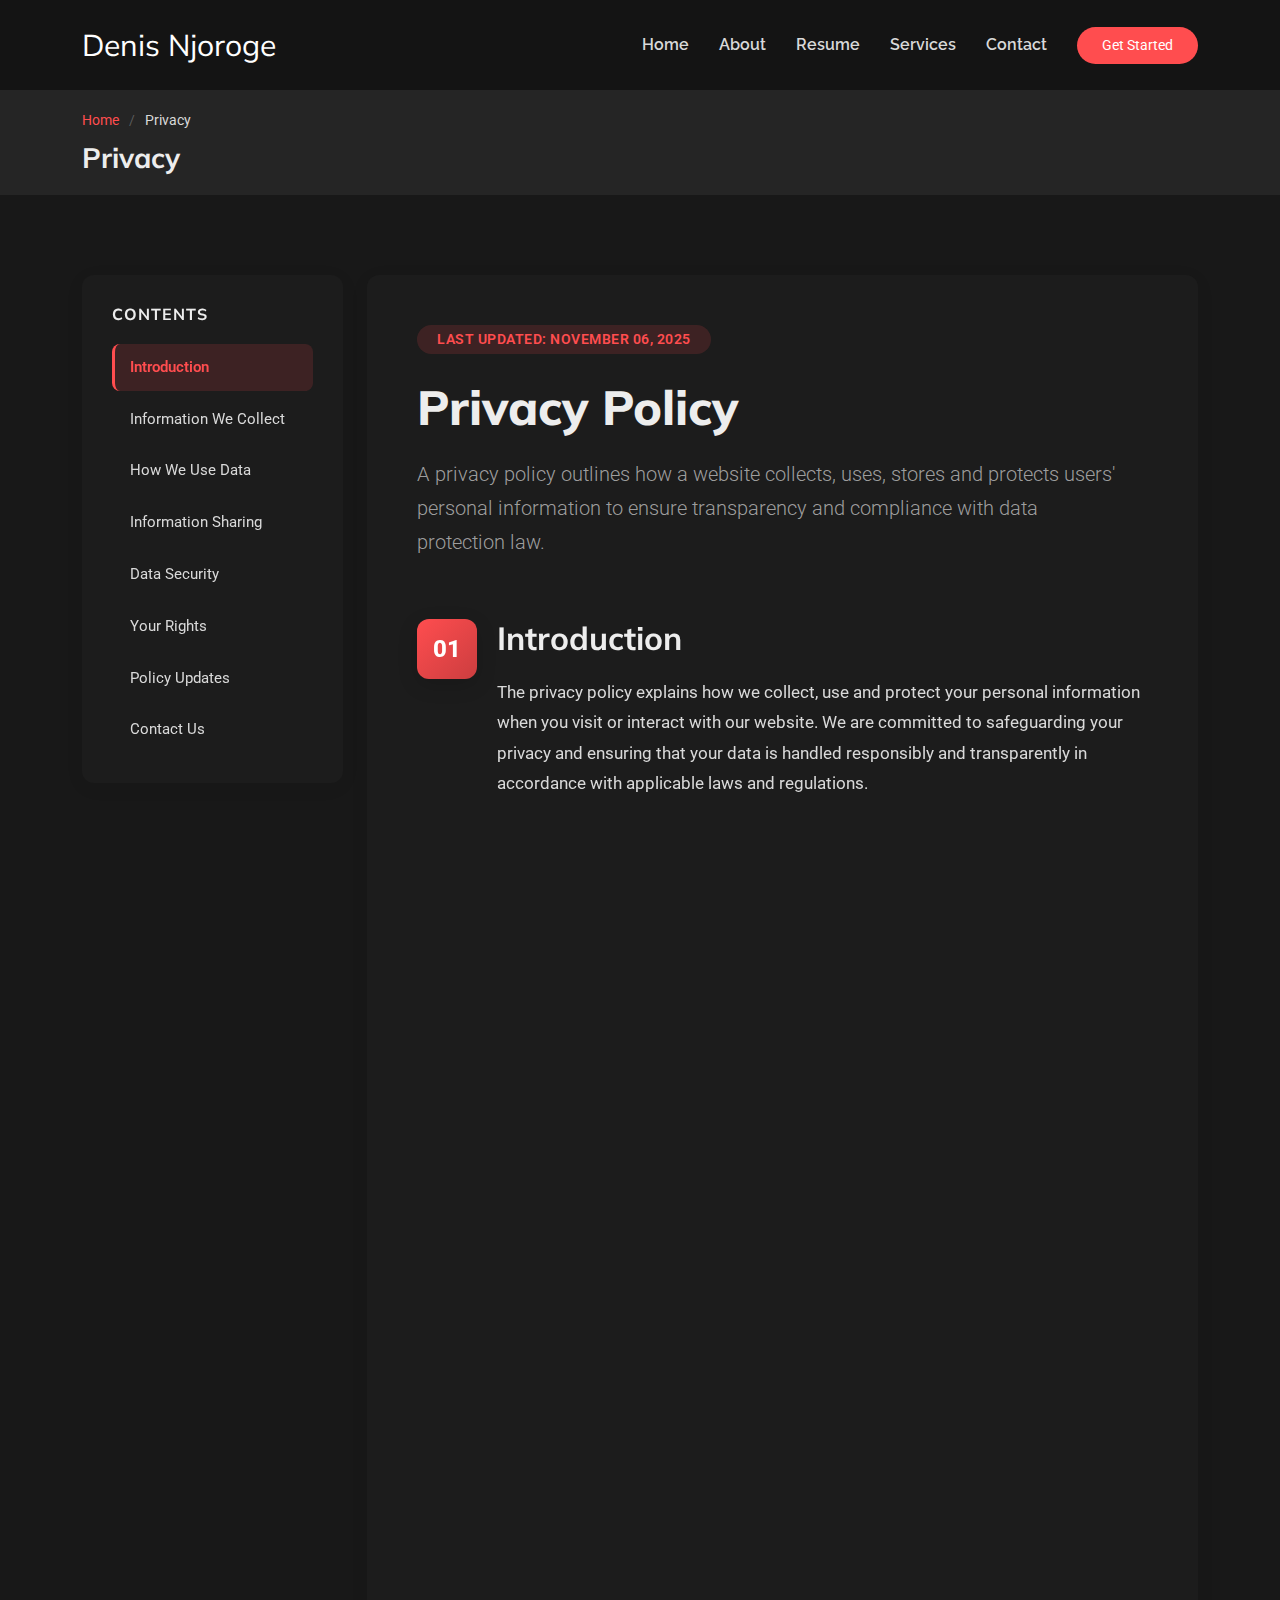
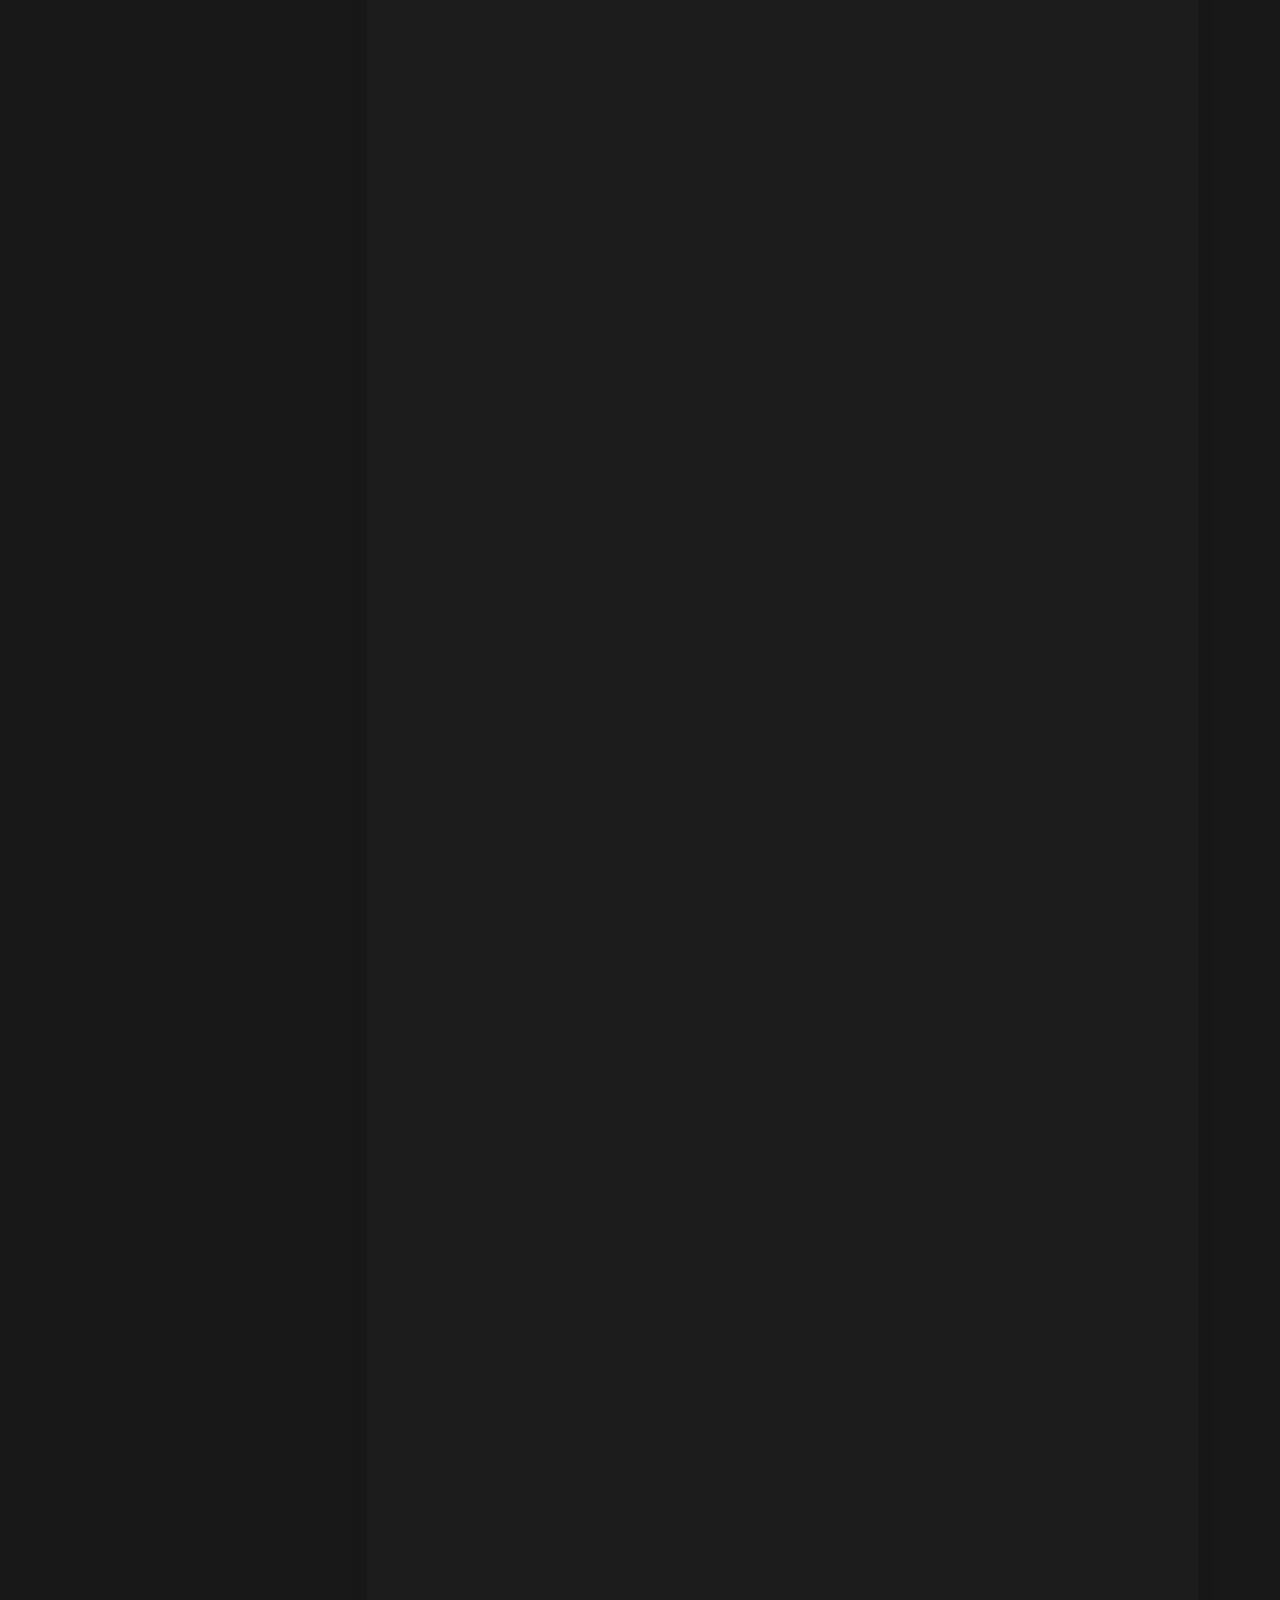
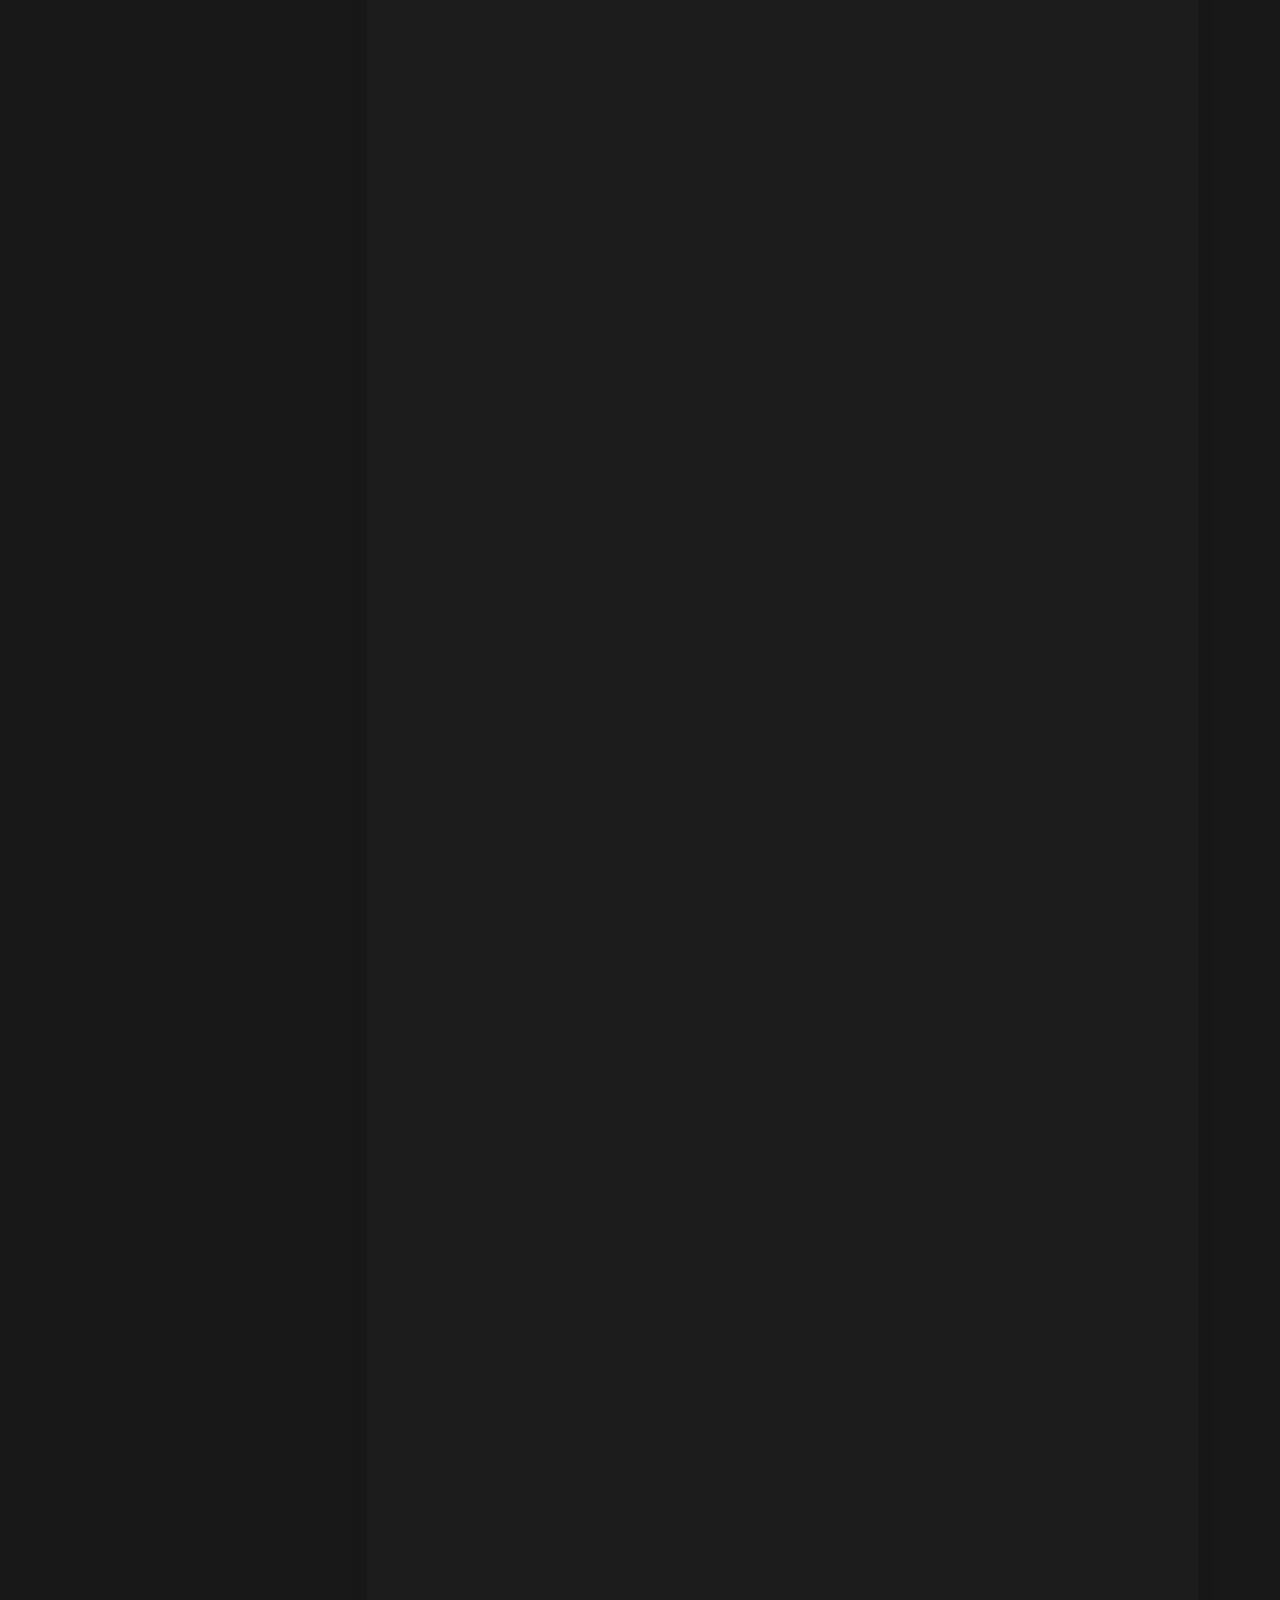
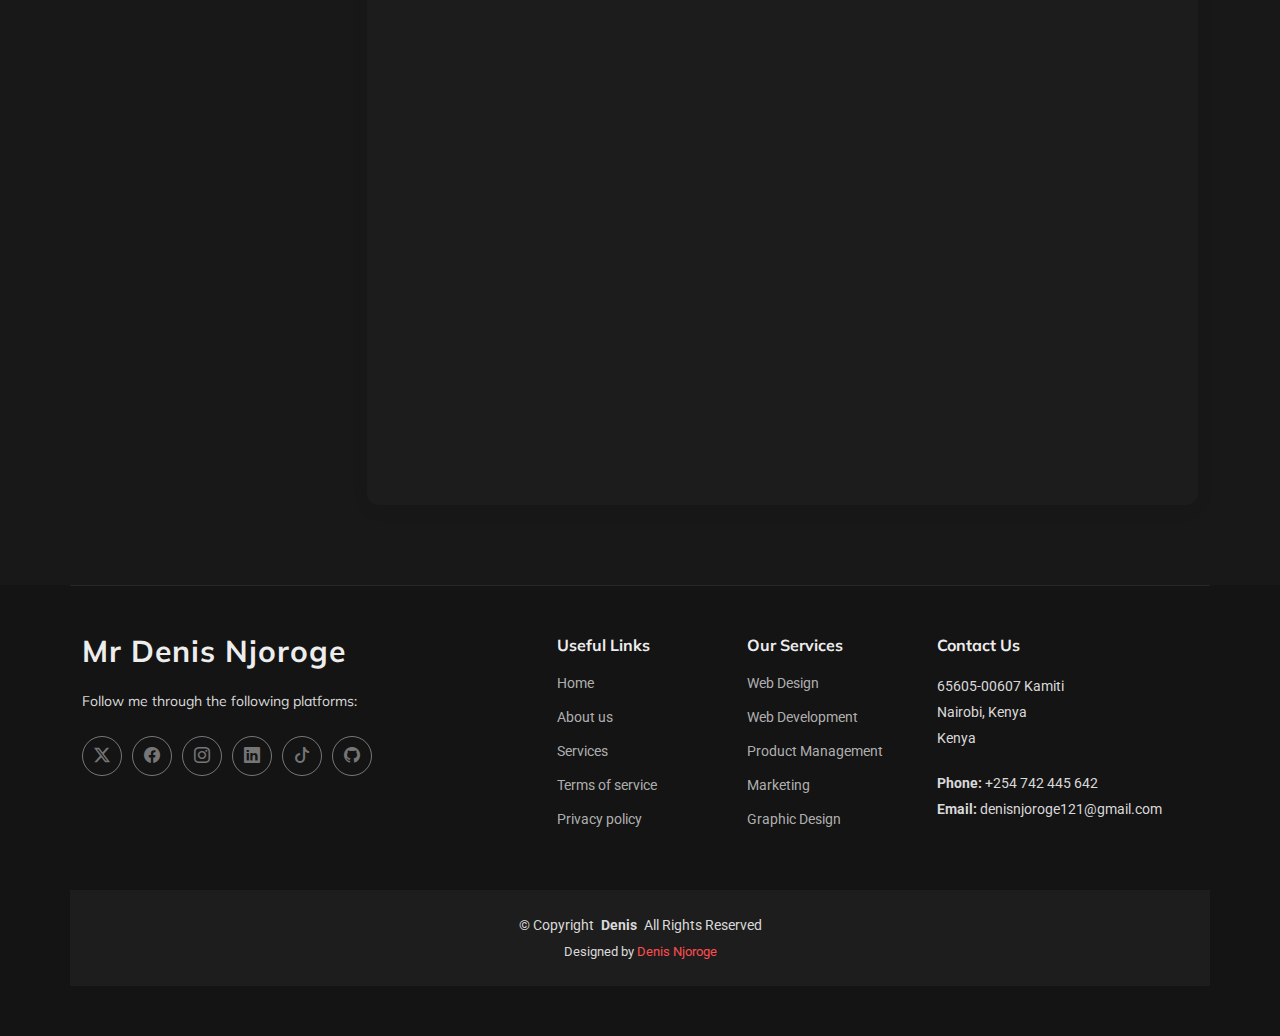
<file: privacy.html>
<!DOCTYPE html>
<html lang="en">

<head>
  <meta charset="utf-8">
  <meta content="width=device-width, initial-scale=1.0" name="viewport">
  <title>Denis-Privacy</title>
  <meta name="description" content="">
  <meta name="keywords" content="">

  <!-- Favicons -->
  <link href="assets/img/denis/download.png" rel="icon">
  <link href="assets/img/denis/download.png" rel="apple-touch-icon">

  <!-- Fonts -->
  <link href="https://fonts.googleapis.com" rel="preconnect">
  <link href="https://fonts.gstatic.com" rel="preconnect" crossorigin>
  <link href="https://fonts.googleapis.com/css2?family=Roboto:ital,wght@0,100;0,300;0,400;0,500;0,700;0,900;1,100;1,300;1,400;1,500;1,700;1,900&family=Raleway:ital,wght@0,100;0,200;0,300;0,400;0,500;0,600;0,700;0,800;0,900;1,100;1,200;1,300;1,400;1,500;1,600;1,700;1,800;1,900&family=Mulish:ital,wght@0,200;0,300;0,400;0,500;0,600;0,700;0,800;0,900;1,200;1,300;1,400;1,500;1,600;1,700;1,800;1,900&display=swap" rel="stylesheet">

  <!-- Vendor CSS Files -->
  <link href="assets/vendor/bootstrap/css/bootstrap.min.css" rel="stylesheet">
  <link href="assets/vendor/bootstrap-icons/bootstrap-icons.css" rel="stylesheet">
  <link href="assets/vendor/aos/aos.css" rel="stylesheet">
  <link href="assets/vendor/glightbox/css/glightbox.min.css" rel="stylesheet">
  <link href="assets/vendor/swiper/swiper-bundle.min.css" rel="stylesheet">

  <!-- Main CSS File -->
  <link href="assets/css/main.css" rel="stylesheet">

  <!-- =======================================================
  * Template Name: Craftivo
  * Template URL: https://bootstrapmade.com/craftivo-bootstrap-portfolio-template/
  * Updated: Oct 04 2025 with Bootstrap v5.3.8
  * Author: BootstrapMade.com
  * License: https://bootstrapmade.com/license/
  ======================================================== -->
</head>

<body class="privacy-page">

  <header id="header" class="header d-flex align-items-center sticky-top">
    <div class="container-fluid container-xl position-relative d-flex align-items-center">

      <a href="index.html" class="logo d-flex align-items-center me-auto">
        <!-- Uncomment the line below if you also wish to use an image logo -->
        <!-- <img src="assets/img/logo.webp" alt=""> -->
        <h1 class="sitename">Denis Njoroge</h1>
      </a>

      <nav id="navmenu" class="navmenu">
        <ul>
          <li><a href="index.html">Home</a></li>
          <li><a href="#about">About</a></li>
          <li><a href="#resume">Resume</a></li>
          <li><a href="#services">Services</a></li>
          <!-- <li><a href="#portfolio">Portfolio</a></li> -->
          <!-- <li class="dropdown"><a href="#"><span>Dropdown</span> <i class="bi bi-chevron-down toggle-dropdown"></i></a>
            <ul>
              <li><a href="#">Dropdown 1</a></li>
              <li class="dropdown"><a href="#"><span>Deep Dropdown</span> <i class="bi bi-chevron-down toggle-dropdown"></i></a>
                <ul>
                  <li><a href="#">Deep Dropdown 1</a></li>
                  <li><a href="#">Deep Dropdown 2</a></li>
                  <li><a href="#">Deep Dropdown 3</a></li>
                  <li><a href="#">Deep Dropdown 4</a></li>
                  <li><a href="#">Deep Dropdown 5</a></li>
                </ul>
              </li>
              <li><a href="#">Dropdown 2</a></li>
              <li><a href="#">Dropdown 3</a></li>
              <li><a href="#">Dropdown 4</a></li>
            </ul>
          </li> -->
          <li><a href="#contact">Contact</a></li>
        </ul>
        <i class="mobile-nav-toggle d-xl-none bi bi-list"></i>
      </nav>

      <a class="btn-getstarted" href="#about">Get Started</a>

    </div>
  </header>

  <main class="main">

    <!-- Page Title -->
    <div class="page-title light-background">
      <div class="container">
        <nav class="breadcrumbs">
          <ol>
            <li><a href="index.html">Home</a></li>
            <li class="current">Privacy</li>
          </ol>
        </nav>
        <h1>Privacy</h1>
      </div>
    </div><!-- End Page Title -->

    <!-- Privacy Section -->
    <section id="privacy" class="privacy section">

      <div class="container">

        <div class="row">
          <!-- Sidebar Navigation -->
          <div class="col-lg-3">
            <div class="policy-sidebar" data-aos="fade-right">
              <h3>Contents</h3>
              <nav class="policy-nav">
                <a href="#introduction" class="nav-link active">Introduction</a>
                <a href="#information-collect" class="nav-link">Information We Collect</a>
                <a href="#use-information" class="nav-link">How We Use Data</a>
                <a href="#sharing" class="nav-link">Information Sharing</a>
                <a href="#security" class="nav-link">Data Security</a>
                <a href="#rights" class="nav-link">Your Rights</a>
                <a href="#changes" class="nav-link">Policy Updates</a>
                <a href="#contact" class="nav-link">Contact Us</a>
              </nav>
            </div>
          </div>

          <!-- Main Content -->
          <div class="col-lg-9">
            <div class="policy-main">
              <!-- Header -->
              <div class="policy-hero" data-aos="fade-up">
                <div class="badge">Last Updated: November 06, 2025</div>
                <h1>Privacy Policy</h1>
                <p class="lead">A privacy policy outlines how a website collects, uses, stores and protects users' personal information to ensure transparency and compliance with data protection law.</p>
              </div>

              <!-- Introduction -->
              <div class="policy-section" id="introduction" data-aos="fade-up" data-aos-delay="100">
                <div class="section-number">01</div>
                <h2>Introduction</h2>
                <p>The privacy policy explains how we collect, use and protect your personal information when you visit or interact with our website. We are committed to safeguarding your privacy and ensuring that your data is handled responsibly and transparently in accordance with applicable laws and regulations.</p>
                <!-- <p>Excepteur sint occaecat cupidatat non proident, sunt in culpa qui officia deserunt mollit anim id est laborum.</p> -->
              </div>

              <!-- Information Collection -->
              <div class="policy-section" id="information-collect" data-aos="fade-up" data-aos-delay="150">
                <div class="section-number">02</div>
                <h2>Information We Collect</h2>
                <p>We collect information that help us provide and improve our services, including personal details you share and data collected automatically using our website like cookies.</p>

                <div class="info-card">
                  <div class="card-icon">
                    <i class="bi bi-person-fill"></i>
                  </div>
                  <div class="card-content">
                    <h3>Personal Information</h3>
                    <p>We collect personal information to provide better services, improve user experience and maintain secure interactions on our website. This may include:</p>
                    <ul>
                      <li>Contact Information</li>
                      <li>Account details</li>
                      <li>Usage data</li>
                      <!-- <li>At vero eos et accusamus</li> -->
                    </ul>
                  </div>
                </div>

                <div class="info-card">
                  <div class="card-icon">
                    <i class="bi bi-gear-fill"></i>
                  </div>
                  <div class="card-content">
                    <h3>Automated Data Collection</h3>
                    <p>We use automated data collection to understand how visitors interact with our website and to improve its functionality and performance. This include:</p>
                    <ul>
                      <li>Cookies</li>
                      <li>Analytic tools</li>
                      <li>Log files</li>
                      <!-- <li>Sed ut perspiciatis unde omnis</li> -->
                    </ul>
                  </div>
                </div>
              </div>

              <!-- Use of Information -->
              <div class="policy-section" id="use-information" data-aos="fade-up" data-aos-delay="200">
                <div class="section-number">03</div>
                <h2>How We Use Your Information</h2>
                <p>We use it to operate effectively, enhance user experience and secure the security of our website and services. We use your information to:</p>
                <div class="usage-grid">
                  <div class="usage-item">
                    <i class="bi bi-check-circle-fill"></i>
                    <span>Provide and improve services</span>
                  </div>
                  <div class="usage-item">
                    <i class="bi bi-check-circle-fill"></i>
                    <span>Personalize user experience</span>
                  </div>
                  <div class="usage-item">
                    <i class="bi bi-check-circle-fill"></i>
                    <span>Communicate with you</span>
                  </div>
                  <div class="usage-item">
                    <i class="bi bi-check-circle-fill"></i>
                    <span>Ensure security</span>
                  </div>
                  <div class="usage-item">
                    <i class="bi bi-check-circle-fill"></i>
                    <span>Analyze performance</span>
                  </div>
                  <div class="usage-item">
                    <i class="bi bi-check-circle-fill"></i>
                    <span>Comply with legal obligation</span>
                  </div>
                </div>
              </div>

              <!-- Information Sharing -->
              <div class="policy-section" id="sharing" data-aos="fade-up" data-aos-delay="250">
                <div class="section-number">04</div>
                <h2>Information Sharing and Disclosure</h2>
                <!-- <p>These cases are perfectly simple and easy to distinguish. In a free hour, when our power of choice is untrammelled:</p> -->

                <div class="sharing-box">
                  <h3>With Your Consent</h3>
                  <p>With your consent, we may collect, use or share your information for specific purposes such as sending newsletters, promotional materials or updates and you have rights to withdraw your consent at any time.</p>
                </div>

                <div class="sharing-box">
                  <h3>Legal Requirements</h3>
                  <p>We may disclose or use your information when required to comply with legal obligations or to protect our rights and safety of others. This includes:</p>
                  <ul>
                    <li>Compliance with law</li>
                    <li>Protection of rights</li>
                    <li>Fraud prevention</li>
                    <li>Law enforcement cooperation</li>
                  </ul>
                </div>
              </div>

              <!-- Data Security -->
              <div class="policy-section" id="security" data-aos="fade-up" data-aos-delay="300">
                <div class="section-number">05</div>
                <h2>Data Security</h2>
                <p>We priotize data security to protect your personal information from unauthorized access, loss or misuse through advanced technical and organizational measures. Our security practices include:</p>
                <div class="security-features">
                  <div class="feature">
                    <i class="bi bi-shield-lock"></i>
                    <h4>Encryption</h4>
                    <p>Securing sensitive data during transmission and storage using enctryption technologies.</p>
                  </div>
                  <div class="feature">
                    <i class="bi bi-eye-slash"></i>
                    <h4>Access Control</h4>
                    <p>Restricting data access to authorize personnel only, based on role and necessity.</p>
                  </div>
                  <div class="feature">
                    <i class="bi bi-database-lock"></i>
                    <h4>Data Protection</h4>
                    <p>Regulary monitoring systems, updating security protocols and performing backups to maintain data integrity and confidentiality.</p>
                  </div>
                </div>
              </div>

              <!-- Your Rights -->
              <div class="policy-section" id="rights" data-aos="fade-up" data-aos-delay="100">
                <div class="section-number">06</div>
                <h2>Your Rights and Choices</h2>
                <p>You have rights and choices regarding how your personal information is collected, used and managed. These include:</p>
                <div class="rights-list">
                  <div class="right-item">
                    <div class="right-icon"><i class="bi bi-folder2-open"></i></div>
                    <div class="right-content">
                      <h4>Access Your Data</h4>
                      <p>You can request a copy of the personal information we hold about you.</p>
                    </div>
                  </div>
                  <div class="right-item">
                    <div class="right-icon"><i class="bi bi-pencil-square"></i></div>
                    <div class="right-content">
                      <h4>Correct Information</h4>
                      <p>You have rights to update or correct any inacurate or incomplete information.</p>
                    </div>
                  </div>
                  <div class="right-item">
                    <div class="right-icon"><i class="bi bi-trash"></i></div>
                    <div class="right-content">
                      <h4>Delete Your Data</h4>
                      <p>You can ask us to remove your personal information from our records, subject to legal operstions.</p>
                    </div>
                  </div>
                  <div class="right-item">
                    <div class="right-icon"><i class="bi bi-ban"></i></div>
                    <div class="right-content">
                      <h4>Object to Processing</h4>
                      <p>You may choose to restrict or object to how we process your personal data in certain situations.</p>
                    </div>
                  </div>
                </div>
              </div>

              <!-- Policy Updates -->
              <div class="policy-section" id="changes" data-aos="fade-up" data-aos-delay="150">
                <div class="section-number">07</div>
                <h2>Changes to This Policy</h2>
                <p>We may update this Privacy Policy from time to time to reflect changes in our practices, legal requirements, or to ensure clarity in how we handle your personal information.</p>
                <p>Any revisions will be posted on this page with an updated “Last Modified” date, and we encourage you to review the policy periodically to stay informed about how we protect your data.</p>
                <p>Significant changes that affect your rights or the way we process your information will be communicated through email notifications or prominent notices on our website before they take effect.</p>
              </div>

              <!-- Contact Section -->
              <div class="policy-contact" id="contact" data-aos="fade-up" data-aos-delay="200">
                <div class="contact-card">
                  <h2>Need Help?</h2>
                  <p>Reach us through the following contact information:</p>
                  <div class="contact-info">
                    <div class="info-item">
                      <i class="bi bi-envelope"></i>
                      <div>
                        <strong>Email Address</strong>
                        <span>denisnjoroge121@gmail.com</span>
                      </div>
                    </div>
                    <!-- <div class="info-item">
                      <i class="bi bi-geo-alt"></i>
                      <div>
                        <strong>Office Location</strong>
                        <span>742 Evergreen Terrace, Springfield, IL 62701</span>
                      </div>
                    </div> -->
                  </div>
                </div>
              </div>

            </div>
          </div>

        </div>

      </div>

    </section><!-- /Privacy Section -->

  </main>

  <footer id="footer" class="footer">

    <div class="container footer-top">
      <div class="row gy-4">
        <div class="col-lg-5 col-md-12 footer-about">
          <a href="index.html" class="logo d-flex align-items-center">
            <span class="sitename">Mr Denis Njoroge</span>
          </a>
          <p>Follow me through the following platforms:</p>
          <div class="social-links d-flex mt-4">
            <a href="https://x.com/Denjay_Vicky?t=fQCFT4camMT53Clhp-QFfA&s=09"><i class="bi bi-twitter-x"></i></a>
            <a href="https://www.facebook.com/share/17oHhErYKT/"><i class="bi bi-facebook"></i></a>
            <a href="https://www.instagram.com/denjay_vicky?igsh=MWV3djZpeDd1MjF6bg=="><i class="bi bi-instagram"></i></a>
            <a href="https://www.linkedin.com/in/denis-njoroge-16864534b?utm_source=share&utm_campaign=share_via&utm_content=profile&utm_medium=android_app"><i class="bi bi-linkedin"></i></a>
            <a href="https://www.tiktok.com/@denno_vicky?_r=1&_t=ZM-91Asth0WzVs"><i class="bi bi-tiktok"></i></a>
            <a href="https://github.com/DenisNjoroge121"><i class="bi bi-github"></i></a>
          </div>
        </div>

        <div class="col-lg-2 col-6 footer-links">
          <h4>Useful Links</h4>
          <ul>
            <li><a href="index.html">Home</a></li>
            <li><a href="#">About us</a></li>
            <li><a href="#">Services</a></li>
            <li><a href="service-details.html">Terms of service</a></li>
            <li><a href="privacy.html">Privacy policy</a></li>
          </ul>
        </div>

        <div class="col-lg-2 col-6 footer-links">
          <h4>Our Services</h4>
          <ul>
            <li><a href="#">Web Design</a></li>
            <li><a href="#">Web Development</a></li>
            <li><a href="#">Product Management</a></li>
            <li><a href="#">Marketing</a></li>
            <li><a href="#">Graphic Design</a></li>
          </ul>
        </div>

        <div class="col-lg-3 col-md-12 footer-contact text-center text-md-start">
          <h4>Contact Us</h4>
          <p>65605-00607 Kamiti</p>
          <p>Nairobi, Kenya</p>
          <p>Kenya</p>
          <p class="mt-4"><strong>Phone:</strong> <span>+254 742 445 642</span></p>
          <p><strong>Email:</strong> <span>denisnjoroge121@gmail.com</span></p>
        </div>

      </div>
    </div>

    <div class="container copyright text-center mt-4">
      <p>© <span>Copyright</span> <strong class="px-1 sitename">Denis</strong> <span>All Rights Reserved</span></p>
      <div class="credits">
        <!-- All the links in the footer should remain intact. -->
        <!-- You can delete the links only if you've purchased the pro version. -->
        <!-- Licensing information: https://bootstrapmade.com/license/ -->
        <!-- Purchase the pro version with working PHP/AJAX contact form: [buy-url] -->
        Designed by <a href="#">Denis Njoroge</a>
      </div>
    </div>

  </footer>

  <!-- Scroll Top -->
  <a href="#" id="scroll-top" class="scroll-top d-flex align-items-center justify-content-center"><i class="bi bi-arrow-up-short"></i></a>

  <!-- Preloader -->
  <div id="preloader"></div>

  <!-- Vendor JS Files -->
  <script src="assets/vendor/bootstrap/js/bootstrap.bundle.min.js"></script>
  <script src="assets/vendor/php-email-form/validate.js"></script>
  <script src="assets/vendor/aos/aos.js"></script>
  <script src="assets/vendor/typed.js/typed.umd.js"></script>
  <script src="assets/vendor/waypoints/noframework.waypoints.js"></script>
  <script src="assets/vendor/glightbox/js/glightbox.min.js"></script>
  <script src="assets/vendor/imagesloaded/imagesloaded.pkgd.min.js"></script>
  <script src="assets/vendor/isotope-layout/isotope.pkgd.min.js"></script>
  <script src="assets/vendor/swiper/swiper-bundle.min.js"></script>

  <!-- Main JS File -->
  <script src="assets/js/main.js"></script>

</body>

</html>
</file>
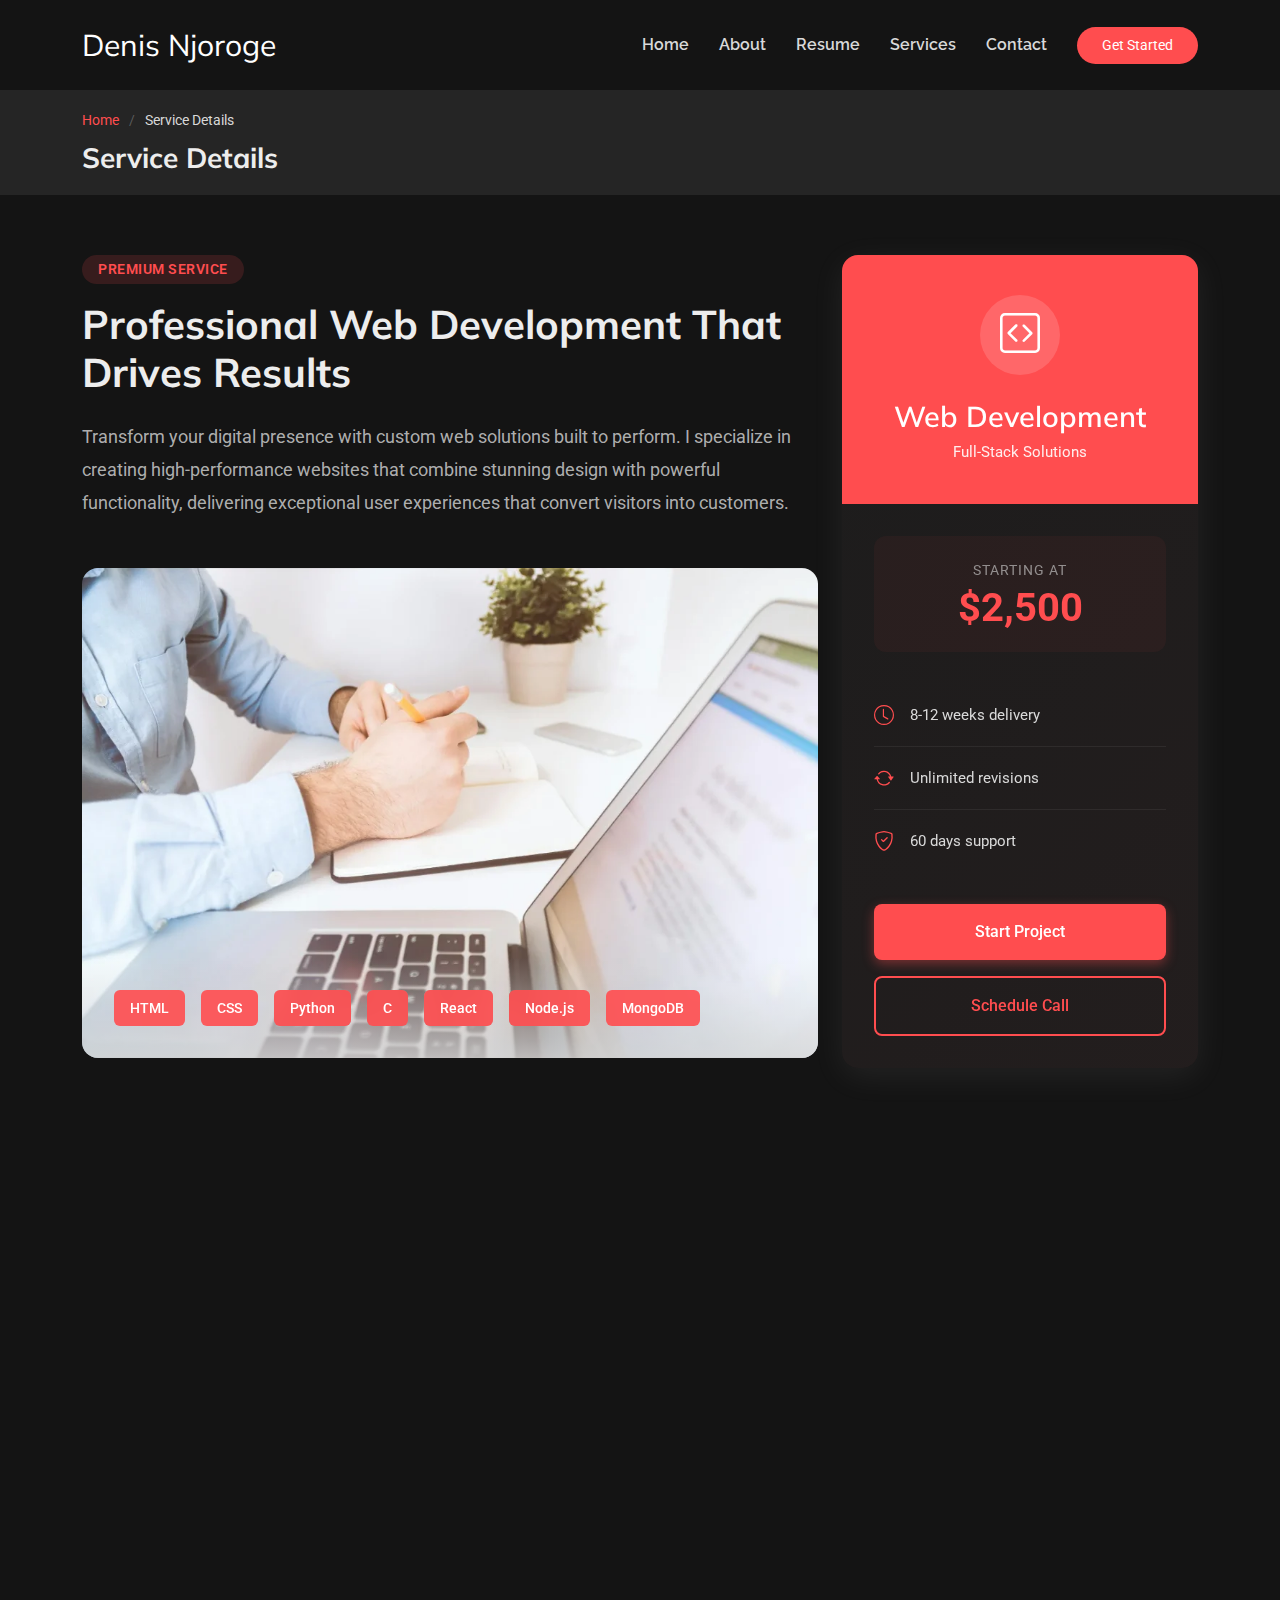
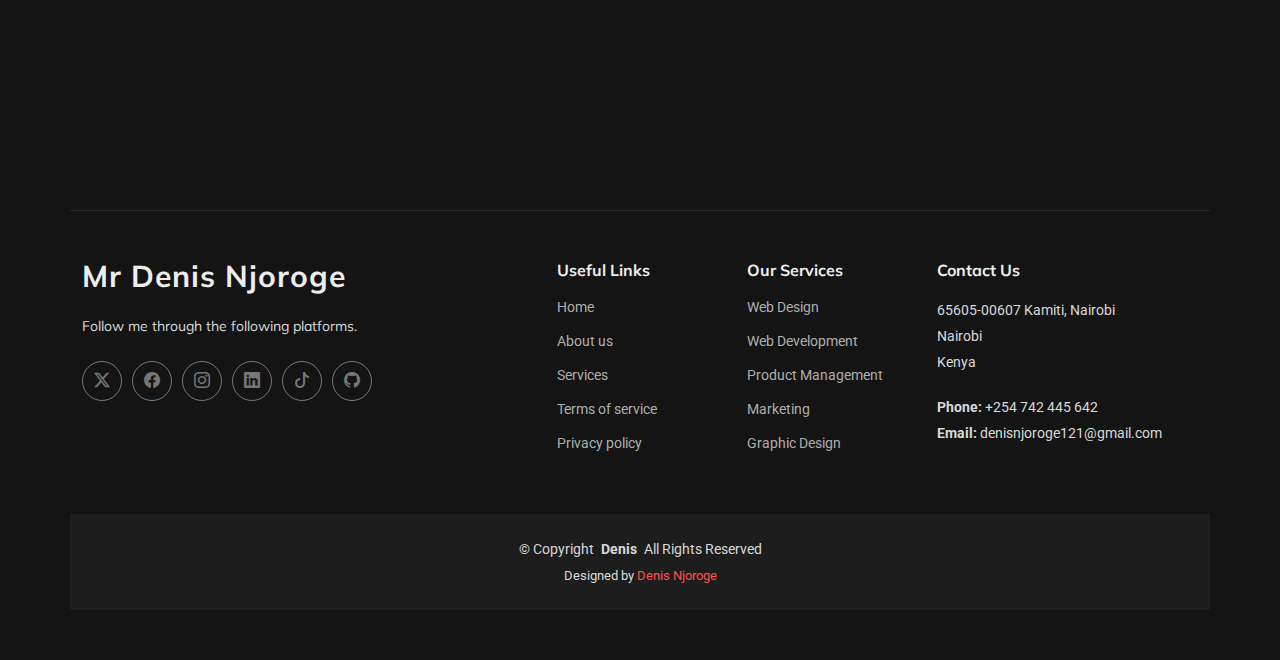
<file: service-details.html>
<!DOCTYPE html>
<html lang="en">

<head>
  <meta charset="utf-8">
  <meta content="width=device-width, initial-scale=1.0" name="viewport">
  <title>Denis-Service Details</title>
  <meta name="description" content="">
  <meta name="keywords" content="">

  <!-- Favicons -->
  <link href="assets/img/denis/download.png" rel="icon">
  <link href="assets/img/denis/download.png" rel="apple-touch-icon">

  <!-- Fonts -->
  <link href="https://fonts.googleapis.com" rel="preconnect">
  <link href="https://fonts.gstatic.com" rel="preconnect" crossorigin>
  <link href="https://fonts.googleapis.com/css2?family=Roboto:ital,wght@0,100;0,300;0,400;0,500;0,700;0,900;1,100;1,300;1,400;1,500;1,700;1,900&family=Raleway:ital,wght@0,100;0,200;0,300;0,400;0,500;0,600;0,700;0,800;0,900;1,100;1,200;1,300;1,400;1,500;1,600;1,700;1,800;1,900&family=Mulish:ital,wght@0,200;0,300;0,400;0,500;0,600;0,700;0,800;0,900;1,200;1,300;1,400;1,500;1,600;1,700;1,800;1,900&display=swap" rel="stylesheet">

  <!-- Vendor CSS Files -->
  <link href="assets/vendor/bootstrap/css/bootstrap.min.css" rel="stylesheet">
  <link href="assets/vendor/bootstrap-icons/bootstrap-icons.css" rel="stylesheet">
  <link href="assets/vendor/aos/aos.css" rel="stylesheet">
  <link href="assets/vendor/glightbox/css/glightbox.min.css" rel="stylesheet">
  <link href="assets/vendor/swiper/swiper-bundle.min.css" rel="stylesheet">

  <!-- Main CSS File -->
  <link href="assets/css/main.css" rel="stylesheet">

  <!-- =======================================================
  * Template Name: Craftivo
  * Template URL: https://bootstrapmade.com/craftivo-bootstrap-portfolio-template/
  * Updated: Oct 04 2025 with Bootstrap v5.3.8
  * Author: BootstrapMade.com
  * License: https://bootstrapmade.com/license/
  ======================================================== -->
</head>

<body class="service-details-page">

  <header id="header" class="header d-flex align-items-center sticky-top">
    <div class="container-fluid container-xl position-relative d-flex align-items-center">

      <a href="index.html" class="logo d-flex align-items-center me-auto">
        <!-- Uncomment the line below if you also wish to use an image logo -->
        <!-- <img src="assets/img/logo.webp" alt=""> -->
        <h1 class="sitename">Denis Njoroge</h1>
      </a>

      <nav id="navmenu" class="navmenu">
        <ul>
          <li><a href="index.html">Home</a></li>
          <li><a href="#about">About</a></li>
          <li><a href="#resume">Resume</a></li>
          <li><a href="#services">Services</a></li>
          <!-- <li><a href="#portfolio">Portfolio</a></li> -->
          <!-- <li class="dropdown"><a href="#"><span>Dropdown</span> <i class="bi bi-chevron-down toggle-dropdown"></i></a>
            <ul>
              <li><a href="#">Dropdown 1</a></li>
              <li class="dropdown"><a href="#"><span>Deep Dropdown</span> <i class="bi bi-chevron-down toggle-dropdown"></i></a>
                <ul>
                  <li><a href="#">Deep Dropdown 1</a></li>
                  <li><a href="#">Deep Dropdown 2</a></li>
                  <li><a href="#">Deep Dropdown 3</a></li>
                  <li><a href="#">Deep Dropdown 4</a></li>
                  <li><a href="#">Deep Dropdown 5</a></li>
                </ul>
              </li>
              <li><a href="#">Dropdown 2</a></li>
              <li><a href="#">Dropdown 3</a></li>
              <li><a href="#">Dropdown 4</a></li>
            </ul>
          </li> -->
          <li><a href="#contact">Contact</a></li>
        </ul>
        <i class="mobile-nav-toggle d-xl-none bi bi-list"></i>
      </nav>

      <a class="btn-getstarted" href="#about">Get Started</a>

    </div>
  </header>

  <main class="main">

    <!-- Page Title -->
    <div class="page-title light-background">
      <div class="container">
        <nav class="breadcrumbs">
          <ol>
            <li><a href="index.html">Home</a></li>
            <li class="current">Service Details</li>
          </ol>
        </nav>
        <h1>Service Details</h1>
      </div>
    </div><!-- End Page Title -->

    <!-- Service Details Section -->
    <section id="service-details" class="service-details section">

      <div class="container" data-aos="fade-up" data-aos-delay="100">

        <div class="row">

          <div class="col-lg-4 order-lg-2">

            <div class="sticky-sidebar">

              <div class="service-card" data-aos="fade-left" data-aos-delay="200">
                <div class="card-header">
                  <div class="service-icon">
                    <i class="bi bi-code-square"></i>
                  </div>
                  <h3>Web Development</h3>
                  <p class="service-tagline">Full-Stack Solutions</p>
                </div>
                <div class="card-body">
                  <div class="price-tag">
                    <span class="label">Starting at</span>
                    <span class="price">$2,500</span>
                  </div>
                  <ul class="quick-info">
                    <li>
                      <i class="bi bi-clock"></i>
                      <span>8-12 weeks delivery</span>
                    </li>
                    <li>
                      <i class="bi bi-arrow-repeat"></i>
                      <span>Unlimited revisions</span>
                    </li>
                    <li>
                      <i class="bi bi-shield-check"></i>
                      <span>60 days support</span>
                    </li>
                  </ul>
                  <div class="cta-buttons">
                    <a href="#" class="btn-primary">Start Project</a>
                    <a href="#" class="btn-secondary">Schedule Call</a>
                  </div>
                </div>
              </div>

              <div class="contact-card" data-aos="fade-left" data-aos-delay="300">
                <h4>Have Questions?</h4>
                <p>Let's discuss your project requirements and how I can help.</p>
                <div class="contact-methods">
                  <a href="mailto:hello@example.com" class="contact-item">
                    <i class="bi bi-envelope"></i>
                    <span>denisnjoroge121@gmail.com</span>
                  </a>
                  <a href="tel:+15551234567" class="contact-item">
                    <i class="bi bi-telephone"></i>
                    <span>+254 742 445 642</span>
                  </a>
                </div>
              </div>

            </div>

          </div>

          <div class="col-lg-8 order-lg-1">

            <div class="service-overview" data-aos="fade-up" data-aos-delay="200">
              <div class="overview-header">
                <span class="badge">Premium Service</span>
                <h2>Professional Web Development That Drives Results</h2>
              </div>
              <p class="lead-text">Transform your digital presence with custom web solutions built to perform. I specialize in creating high-performance websites that combine stunning design with powerful functionality, delivering exceptional user experiences that convert visitors into customers.</p>
            </div>

            <div class="service-image-showcase" data-aos="zoom-in" data-aos-delay="300">
              <img src="assets/img/services/services-1.webp" alt="Web Development" class="img-fluid main-image">
              <div class="image-overlay">
                <div class="tech-stack">
                  <span class="tech-item">HTML</span>
                  <span class="tech-item">CSS</span>
                  <span class="tech-item">Python</span>
                  <span class="tech-item">C</span>
                  <span class="tech-item">React</span>
                  <span class="tech-item">Node.js</span>
                  <span class="tech-item">MongoDB</span>
                </div>
              </div>
            </div>

            <div class="features-grid" data-aos="fade-up" data-aos-delay="400">
              <h3 class="section-heading">What You Get</h3>
              <div class="row g-4">
                <div class="col-md-6">
                  <div class="feature-box">
                    <div class="icon-wrapper">
                      <i class="bi bi-layers"></i>
                    </div>
                    <h4>Modern Architecture</h4>
                    <p>Scalable, maintainable code structure using the latest web technologies and best practices for long-term success.</p>
                  </div>
                </div>
                <div class="col-md-6">
                  <div class="feature-box">
                    <div class="icon-wrapper">
                      <i class="bi bi-speedometer2"></i>
                    </div>
                    <h4>Lightning Fast</h4>
                    <p>Optimized performance with lazy loading, code splitting, and CDN integration for instant page loads.</p>
                  </div>
                </div>
                <div class="col-md-6">
                  <div class="feature-box">
                    <div class="icon-wrapper">
                      <i class="bi bi-phone-landscape"></i>
                    </div>
                    <h4>Responsive Design</h4>
                    <p>Pixel-perfect layouts that adapt seamlessly across all devices, from mobile phones to large desktop screens.</p>
                  </div>
                </div>
                <div class="col-md-6">
                  <div class="feature-box">
                    <div class="icon-wrapper">
                      <i class="bi bi-graph-up"></i>
                    </div>
                    <h4>SEO Optimized</h4>
                    <p>Search engine friendly structure with semantic HTML, meta tags, and performance optimizations built in.</p>
                  </div>
                </div>
              </div>
            </div>

            <div class="workflow-section" data-aos="fade-up" data-aos-delay="500">
              <h3 class="section-heading">Development Workflow</h3>
              <div class="timeline">
                <div class="timeline-item">
                  <div class="timeline-marker">1</div>
                  <div class="timeline-content">
                    <h4>Strategy &amp; Planning</h4>
                    <p>We define goals, research users and competitors, outlining the project scope and organizing the site's structure to ensure an effective, user-friendly and goal-driven website.</p>
                    <span class="duration">2 week</span>
                  </div>
                </div>
                <div class="timeline-item">
                  <div class="timeline-marker">2</div>
                  <div class="timeline-content">
                    <h4>Design &amp; Prototyping</h4>
                    <p>We focus on creating a visual layouts and interactive models that showcase the website's structure, functionality and user experience before the final build.</p>
                    <span class="duration">2-4 weeks</span>
                  </div>
                </div>
                <div class="timeline-item">
                  <div class="timeline-marker">3</div>
                  <div class="timeline-content">
                    <h4>Development &amp; Testing</h4>
                    <p>We build the website's fearures and functionality, then thoroughly checking for performancem, usability and compactibility to ensure everything works smoothly across devices and browsers.</p>
                    <span class="duration">2-4 weeks</span>
                  </div>
                </div>
                <div class="timeline-item">
                  <div class="timeline-marker">4</div>
                  <div class="timeline-content">
                    <h4>Launch &amp; Optimization</h4>
                    <p>We deploy the website for public access and continuously improving its pwerformance, security and user experience based on feedback and analysis.</p>
                    <span class="duration">2 week</span>
                  </div>
                </div>
              </div>
            </div>

            <!-- <div class="testimonial-section" data-aos="fade-up" data-aos-delay="600">
              <div class="testimonial-card">
                <div class="stars">
                  <i class="bi bi-star-fill"></i>
                  <i class="bi bi-star-fill"></i>
                  <i class="bi bi-star-fill"></i>
                  <i class="bi bi-star-fill"></i>
                  <i class="bi bi-star-fill"></i>
                </div>
                <blockquote>
                  "Nemo enim ipsam voluptatem quia voluptas sit aspernatur aut odit aut fugit, sed quia consequuntur magni dolores eos qui ratione voluptatem sequi nesciunt. Exceptional work and outstanding communication throughout."
                </blockquote>
                <div class="client-info">
                  <img src="assets/img/person/person-m-5.webp" alt="Michael Chen" class="client-avatar">
                  <div class="client-details">
                    <h5>Michael Chen</h5>
                    <p>Founder, TechStart Inc.</p>
                  </div>
                </div>
              </div>
            </div> -->

            <div class="tech-details" data-aos="fade-up" data-aos-delay="700">
              <h3 class="section-heading">Technologies &amp; Tools</h3>
              <div class="tech-categories">
                <div class="tech-category">
                  <h5>Frontend</h5>
                  <div class="tech-tags">
                    <span>HTML</span>
                    <span>CSS</span>
                    <span>React</span>
                    <span>Vue.js</span>
                    <span>TypeScript</span>
                    <span>Tailwind CSS</span>
                    <span>SASS</span>
                  </div>
                </div>
                <div class="tech-category">
                  <h5>Backend</h5>
                  <div class="tech-tags">
                    <span>Node.js</span>
                    <span>Express</span>
                    <span>Python</span>
                    <span>Django</span>
                    <span>REST API</span>
                  </div>
                </div>
                <div class="tech-category">
                  <h5>Database</h5>
                  <div class="tech-tags">
                    <span>MongoDB</span>
                    <span>PostgreSQL</span>
                    <span>Redis</span>
                    <span>Firebase</span>
                  </div>
                </div>
              </div>
            </div>

          </div>

        </div>

      </div>

    </section><!-- /Service Details Section -->

  </main>

  <footer id="footer" class="footer">

    <div class="container footer-top">
      <div class="row gy-4">
        <div class="col-lg-5 col-md-12 footer-about">
          <a href="index.html" class="logo d-flex align-items-center">
            <span class="sitename">Mr Denis Njoroge</span>
          </a>
          <p>Follow me through the following platforms.</p>
          <div class="social-links d-flex mt-4">
            <a href="https://x.com/Denjay_Vicky?t=fQCFT4camMT53Clhp-QFfA&s=09"><i class="bi bi-twitter-x"></i></a>
            <a href="https://www.facebook.com/share/17oHhErYKT/"><i class="bi bi-facebook"></i></a>
            <a href="https://www.instagram.com/denjay_vicky?igsh=MWV3djZpeDd1MjF6bg=="><i class="bi bi-instagram"></i></a>
            <a href="https://www.linkedin.com/in/denis-njoroge-16864534b?utm_source=share&utm_campaign=share_via&utm_content=profile&utm_medium=android_app"><i class="bi bi-linkedin"></i></a>
            <a href="https://www.tiktok.com/@denno_vicky?_r=1&_t=ZM-91Asth0WzVs"><i class="bi bi-tiktok"></i></a>
            <a href="https://github.com/DenisNjoroge121"><i class="bi bi-github"></i></a>
          </div>
        </div>

        <div class="col-lg-2 col-6 footer-links">
          <h4>Useful Links</h4>
          <ul>
            <li><a href="index.html">Home</a></li>
            <li><a href="#">About us</a></li>
            <li><a href="#">Services</a></li>
            <li><a href="service-details.html">Terms of service</a></li>
            <li><a href="privacy.html">Privacy policy</a></li>
          </ul>
        </div>

        <div class="col-lg-2 col-6 footer-links">
          <h4>Our Services</h4>
          <ul>
            <li><a href="#">Web Design</a></li>
            <li><a href="#">Web Development</a></li>
            <li><a href="#">Product Management</a></li>
            <li><a href="#">Marketing</a></li>
            <li><a href="#">Graphic Design</a></li>
          </ul>
        </div>

        <div class="col-lg-3 col-md-12 footer-contact text-center text-md-start">
          <h4>Contact Us</h4>
          <p>65605-00607 Kamiti, Nairobi</p>
          <p>Nairobi</p>
          <p>Kenya</p>
          <p class="mt-4"><strong>Phone:</strong> <span>+254 742 445 642</span></p>
          <p><strong>Email:</strong> <span>denisnjoroge121@gmail.com</span></p>
        </div>

      </div>
    </div>

    <div class="container copyright text-center mt-4">
      <p>© <span>Copyright</span> <strong class="px-1 sitename">Denis</strong> <span>All Rights Reserved</span></p>
      <div class="credits">
        <!-- All the links in the footer should remain intact. -->
        <!-- You can delete the links only if you've purchased the pro version. -->
        <!-- Licensing information: https://bootstrapmade.com/license/ -->
        <!-- Purchase the pro version with working PHP/AJAX contact form: [buy-url] -->
        Designed by <a href="#">Denis Njoroge</a>
      </div>
    </div>

  </footer>

  <!-- Scroll Top -->
  <a href="#" id="scroll-top" class="scroll-top d-flex align-items-center justify-content-center"><i class="bi bi-arrow-up-short"></i></a>

  <!-- Preloader -->
  <div id="preloader"></div>

  <!-- Vendor JS Files -->
  <script src="assets/vendor/bootstrap/js/bootstrap.bundle.min.js"></script>
  <script src="assets/vendor/php-email-form/validate.js"></script>
  <script src="assets/vendor/aos/aos.js"></script>
  <script src="assets/vendor/typed.js/typed.umd.js"></script>
  <script src="assets/vendor/waypoints/noframework.waypoints.js"></script>
  <script src="assets/vendor/glightbox/js/glightbox.min.js"></script>
  <script src="assets/vendor/imagesloaded/imagesloaded.pkgd.min.js"></script>
  <script src="assets/vendor/isotope-layout/isotope.pkgd.min.js"></script>
  <script src="assets/vendor/swiper/swiper-bundle.min.js"></script>

  <!-- Main JS File -->
  <script src="assets/js/main.js"></script>

</body>

</html>
</file>
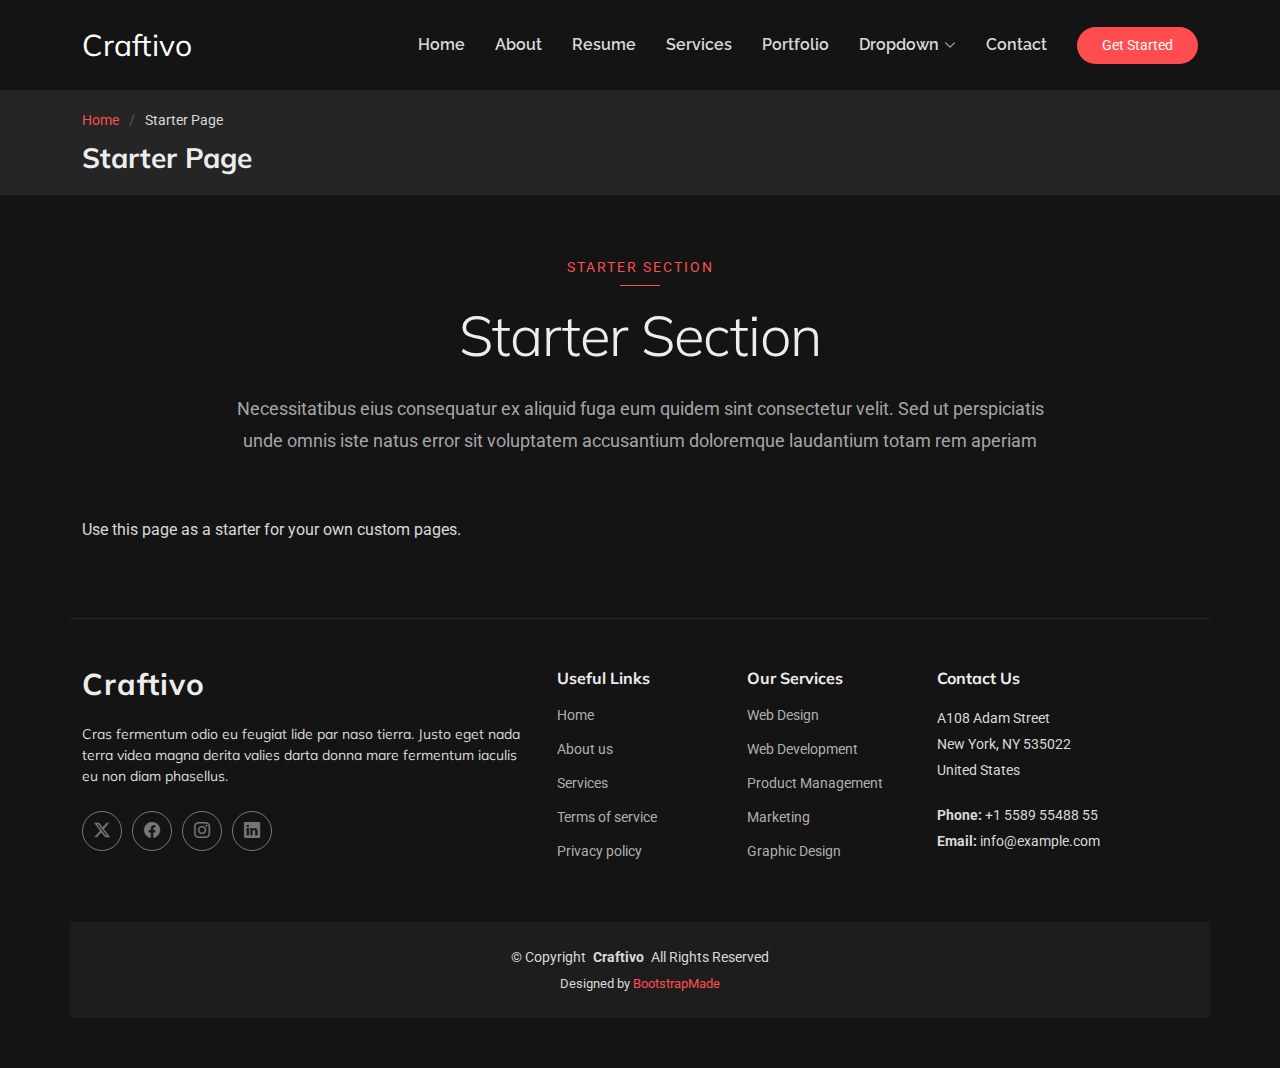
<file: starter-page.html>
<!DOCTYPE html>
<html lang="en">

<head>
  <meta charset="utf-8">
  <meta content="width=device-width, initial-scale=1.0" name="viewport">
  <title>Starter Page - Craftivo Bootstrap Template</title>
  <meta name="description" content="">
  <meta name="keywords" content="">

  <!-- Favicons -->
  <link href="assets/img/favicon.png" rel="icon">
  <link href="assets/img/apple-touch-icon.png" rel="apple-touch-icon">

  <!-- Fonts -->
  <link href="https://fonts.googleapis.com" rel="preconnect">
  <link href="https://fonts.gstatic.com" rel="preconnect" crossorigin>
  <link href="https://fonts.googleapis.com/css2?family=Roboto:ital,wght@0,100;0,300;0,400;0,500;0,700;0,900;1,100;1,300;1,400;1,500;1,700;1,900&family=Raleway:ital,wght@0,100;0,200;0,300;0,400;0,500;0,600;0,700;0,800;0,900;1,100;1,200;1,300;1,400;1,500;1,600;1,700;1,800;1,900&family=Mulish:ital,wght@0,200;0,300;0,400;0,500;0,600;0,700;0,800;0,900;1,200;1,300;1,400;1,500;1,600;1,700;1,800;1,900&display=swap" rel="stylesheet">

  <!-- Vendor CSS Files -->
  <link href="assets/vendor/bootstrap/css/bootstrap.min.css" rel="stylesheet">
  <link href="assets/vendor/bootstrap-icons/bootstrap-icons.css" rel="stylesheet">
  <link href="assets/vendor/aos/aos.css" rel="stylesheet">
  <link href="assets/vendor/glightbox/css/glightbox.min.css" rel="stylesheet">
  <link href="assets/vendor/swiper/swiper-bundle.min.css" rel="stylesheet">

  <!-- Main CSS File -->
  <link href="assets/css/main.css" rel="stylesheet">

  <!-- =======================================================
  * Template Name: Craftivo
  * Template URL: https://bootstrapmade.com/craftivo-bootstrap-portfolio-template/
  * Updated: Oct 04 2025 with Bootstrap v5.3.8
  * Author: BootstrapMade.com
  * License: https://bootstrapmade.com/license/
  ======================================================== -->
</head>

<body class="starter-page-page">

  <header id="header" class="header d-flex align-items-center sticky-top">
    <div class="container-fluid container-xl position-relative d-flex align-items-center">

      <a href="index.html" class="logo d-flex align-items-center me-auto">
        <!-- Uncomment the line below if you also wish to use an image logo -->
        <!-- <img src="assets/img/logo.webp" alt=""> -->
        <h1 class="sitename">Craftivo</h1>
      </a>

      <nav id="navmenu" class="navmenu">
        <ul>
          <li><a href="#hero">Home</a></li>
          <li><a href="#about">About</a></li>
          <li><a href="#resume">Resume</a></li>
          <li><a href="#services">Services</a></li>
          <li><a href="#portfolio">Portfolio</a></li>
          <li class="dropdown"><a href="#"><span>Dropdown</span> <i class="bi bi-chevron-down toggle-dropdown"></i></a>
            <ul>
              <li><a href="#">Dropdown 1</a></li>
              <li class="dropdown"><a href="#"><span>Deep Dropdown</span> <i class="bi bi-chevron-down toggle-dropdown"></i></a>
                <ul>
                  <li><a href="#">Deep Dropdown 1</a></li>
                  <li><a href="#">Deep Dropdown 2</a></li>
                  <li><a href="#">Deep Dropdown 3</a></li>
                  <li><a href="#">Deep Dropdown 4</a></li>
                  <li><a href="#">Deep Dropdown 5</a></li>
                </ul>
              </li>
              <li><a href="#">Dropdown 2</a></li>
              <li><a href="#">Dropdown 3</a></li>
              <li><a href="#">Dropdown 4</a></li>
            </ul>
          </li>
          <li><a href="#contact">Contact</a></li>
        </ul>
        <i class="mobile-nav-toggle d-xl-none bi bi-list"></i>
      </nav>

      <a class="btn-getstarted" href="#about">Get Started</a>

    </div>
  </header>

  <main class="main">

    <!-- Page Title -->
    <div class="page-title light-background">
      <div class="container">
        <nav class="breadcrumbs">
          <ol>
            <li><a href="index.html">Home</a></li>
            <li class="current">Starter Page</li>
          </ol>
        </nav>
        <h1>Starter Page</h1>
      </div>
    </div><!-- End Page Title -->

    <!-- Starter Section Section -->
    <section id="starter-section" class="starter-section section">

      <!-- Section Title -->
      <div class="container section-title" data-aos="fade-up">
        <span class="subtitle">Starter Section</span>
        <h2>Starter Section</h2>
        <p>Necessitatibus eius consequatur ex aliquid fuga eum quidem sint consectetur velit. Sed ut perspiciatis unde omnis iste natus error sit voluptatem accusantium doloremque laudantium totam rem aperiam</p>
      </div><!-- End Section Title -->

      <div class="container" data-aos="fade-up">
        <p>Use this page as a starter for your own custom pages.</p>
      </div>

    </section><!-- /Starter Section Section -->

  </main>

  <footer id="footer" class="footer">

    <div class="container footer-top">
      <div class="row gy-4">
        <div class="col-lg-5 col-md-12 footer-about">
          <a href="index.html" class="logo d-flex align-items-center">
            <span class="sitename">Craftivo</span>
          </a>
          <p>Cras fermentum odio eu feugiat lide par naso tierra. Justo eget nada terra videa magna derita valies darta donna mare fermentum iaculis eu non diam phasellus.</p>
          <div class="social-links d-flex mt-4">
            <a href=""><i class="bi bi-twitter-x"></i></a>
            <a href=""><i class="bi bi-facebook"></i></a>
            <a href=""><i class="bi bi-instagram"></i></a>
            <a href=""><i class="bi bi-linkedin"></i></a>
          </div>
        </div>

        <div class="col-lg-2 col-6 footer-links">
          <h4>Useful Links</h4>
          <ul>
            <li><a href="#">Home</a></li>
            <li><a href="#">About us</a></li>
            <li><a href="#">Services</a></li>
            <li><a href="#">Terms of service</a></li>
            <li><a href="#">Privacy policy</a></li>
          </ul>
        </div>

        <div class="col-lg-2 col-6 footer-links">
          <h4>Our Services</h4>
          <ul>
            <li><a href="#">Web Design</a></li>
            <li><a href="#">Web Development</a></li>
            <li><a href="#">Product Management</a></li>
            <li><a href="#">Marketing</a></li>
            <li><a href="#">Graphic Design</a></li>
          </ul>
        </div>

        <div class="col-lg-3 col-md-12 footer-contact text-center text-md-start">
          <h4>Contact Us</h4>
          <p>A108 Adam Street</p>
          <p>New York, NY 535022</p>
          <p>United States</p>
          <p class="mt-4"><strong>Phone:</strong> <span>+1 5589 55488 55</span></p>
          <p><strong>Email:</strong> <span>info@example.com</span></p>
        </div>

      </div>
    </div>

    <div class="container copyright text-center mt-4">
      <p>© <span>Copyright</span> <strong class="px-1 sitename">Craftivo</strong> <span>All Rights Reserved</span></p>
      <div class="credits">
        <!-- All the links in the footer should remain intact. -->
        <!-- You can delete the links only if you've purchased the pro version. -->
        <!-- Licensing information: https://bootstrapmade.com/license/ -->
        <!-- Purchase the pro version with working PHP/AJAX contact form: [buy-url] -->
        Designed by <a href="https://bootstrapmade.com/">BootstrapMade</a>
      </div>
    </div>

  </footer>

  <!-- Scroll Top -->
  <a href="#" id="scroll-top" class="scroll-top d-flex align-items-center justify-content-center"><i class="bi bi-arrow-up-short"></i></a>

  <!-- Preloader -->
  <div id="preloader"></div>

  <!-- Vendor JS Files -->
  <script src="assets/vendor/bootstrap/js/bootstrap.bundle.min.js"></script>
  <script src="assets/vendor/php-email-form/validate.js"></script>
  <script src="assets/vendor/aos/aos.js"></script>
  <script src="assets/vendor/typed.js/typed.umd.js"></script>
  <script src="assets/vendor/waypoints/noframework.waypoints.js"></script>
  <script src="assets/vendor/glightbox/js/glightbox.min.js"></script>
  <script src="assets/vendor/imagesloaded/imagesloaded.pkgd.min.js"></script>
  <script src="assets/vendor/isotope-layout/isotope.pkgd.min.js"></script>
  <script src="assets/vendor/swiper/swiper-bundle.min.js"></script>

  <!-- Main JS File -->
  <script src="assets/js/main.js"></script>

</body>

</html>
</file>
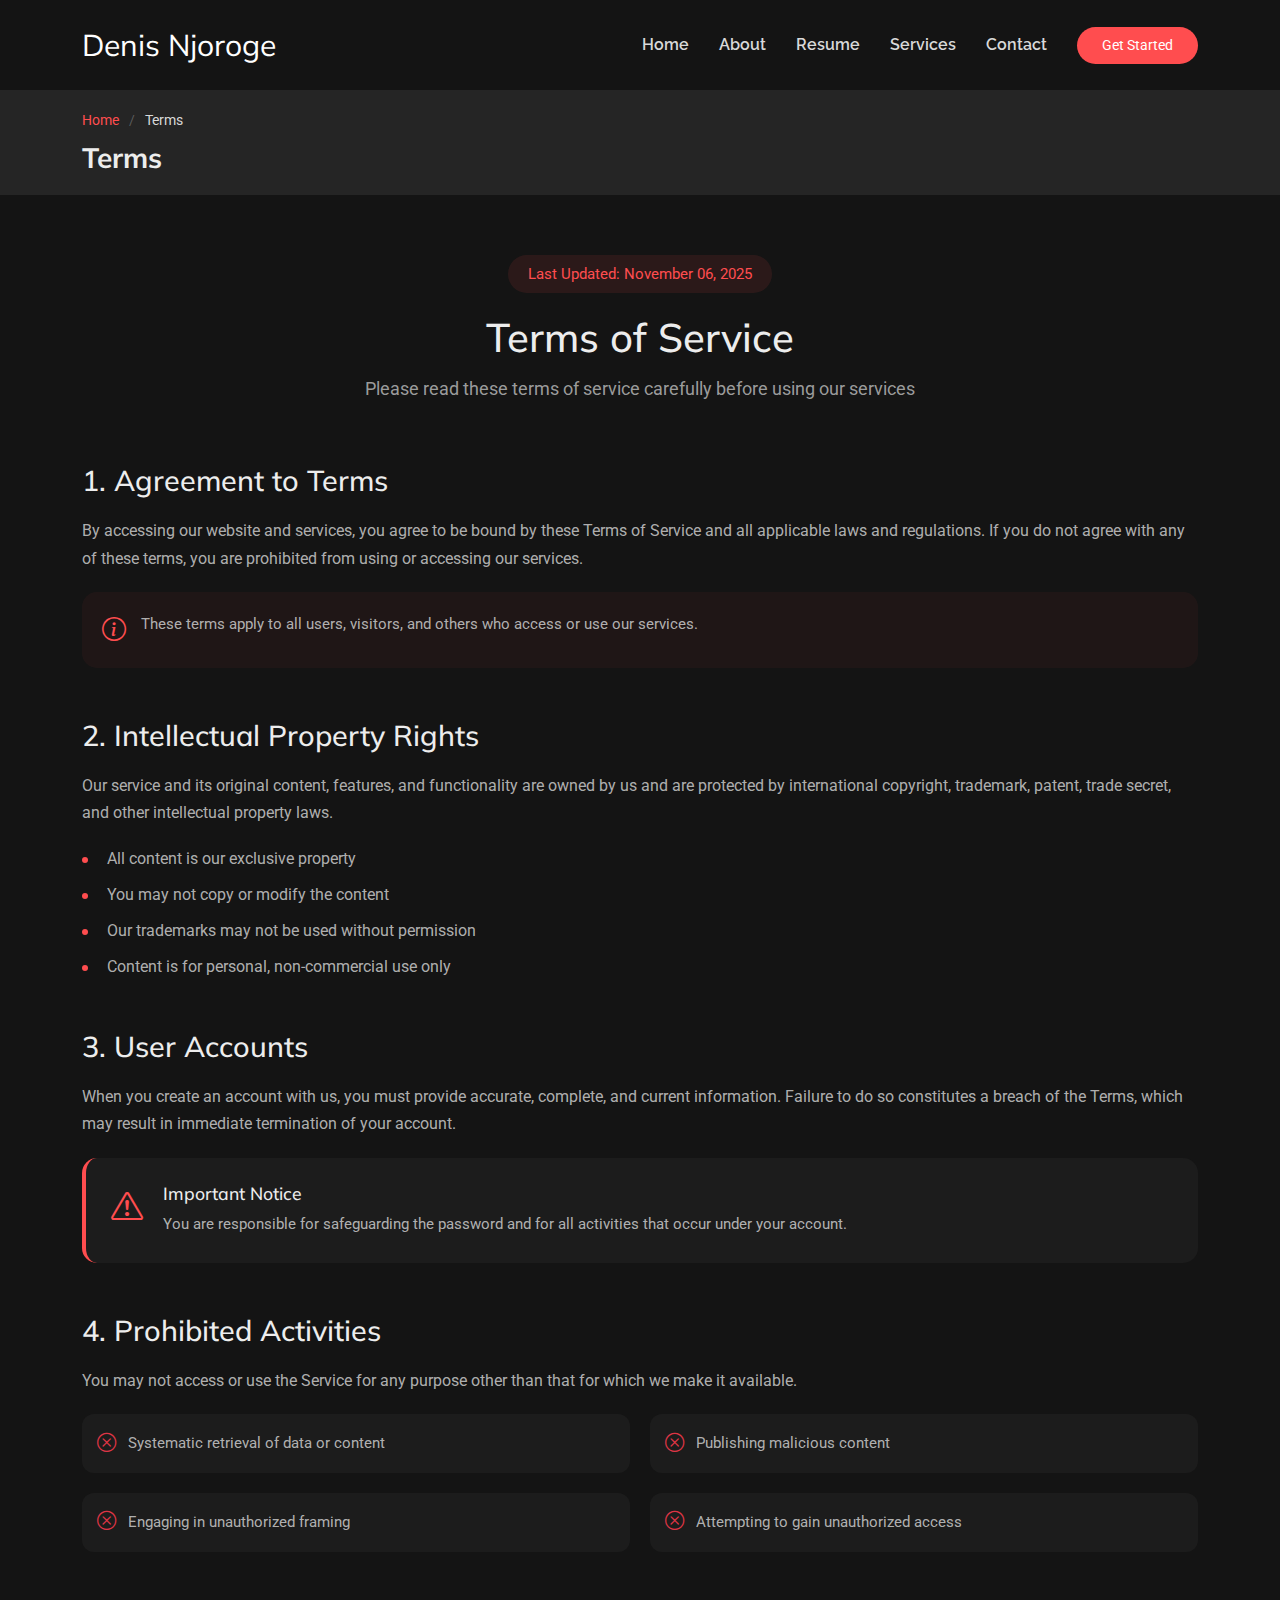
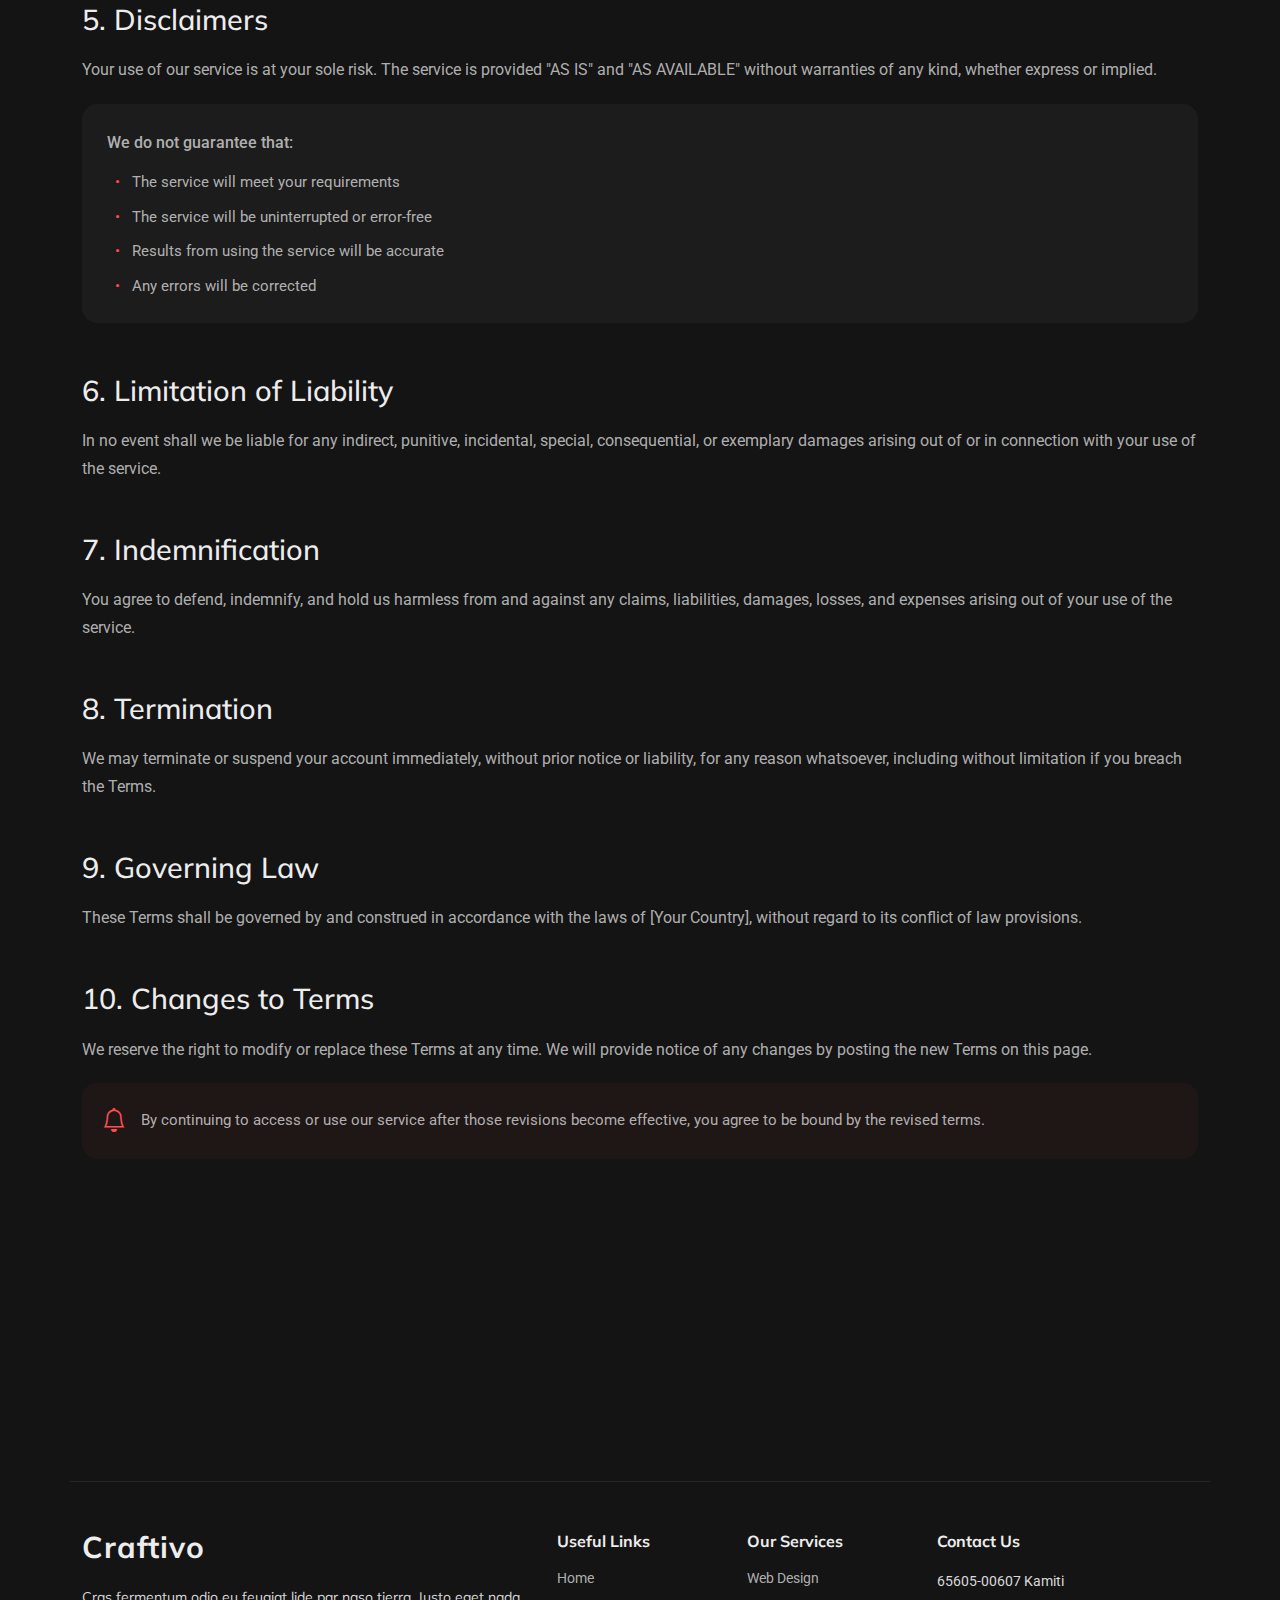
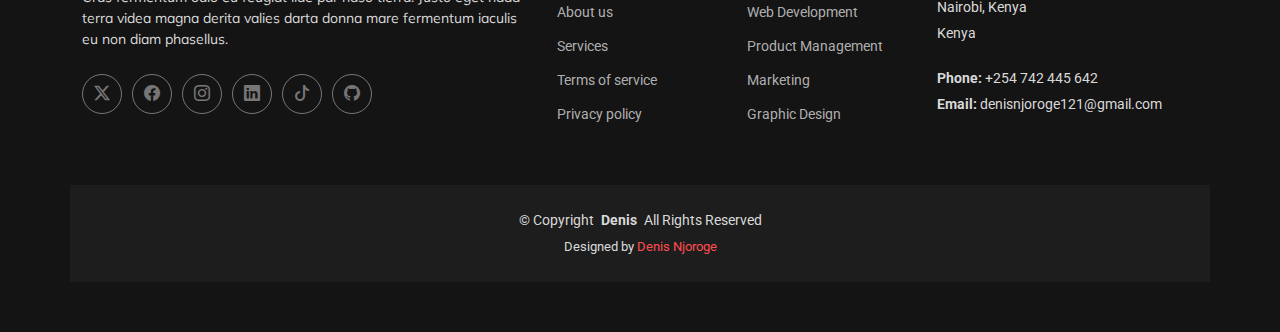
<file: terms.html>
<!DOCTYPE html>
<html lang="en">

<head>
  <meta charset="utf-8">
  <meta content="width=device-width, initial-scale=1.0" name="viewport">
  <title>Mr Denis-Terms</title>
  <meta name="description" content="">
  <meta name="keywords" content="">

  <!-- Favicons -->
  <link href="assets/img/denis/download.png" rel="icon">
  <link href="assets/img/denis/download.png" rel="apple-touch-icon">

  <!-- Fonts -->
  <link href="https://fonts.googleapis.com" rel="preconnect">
  <link href="https://fonts.gstatic.com" rel="preconnect" crossorigin>
  <link href="https://fonts.googleapis.com/css2?family=Roboto:ital,wght@0,100;0,300;0,400;0,500;0,700;0,900;1,100;1,300;1,400;1,500;1,700;1,900&family=Raleway:ital,wght@0,100;0,200;0,300;0,400;0,500;0,600;0,700;0,800;0,900;1,100;1,200;1,300;1,400;1,500;1,600;1,700;1,800;1,900&family=Mulish:ital,wght@0,200;0,300;0,400;0,500;0,600;0,700;0,800;0,900;1,200;1,300;1,400;1,500;1,600;1,700;1,800;1,900&display=swap" rel="stylesheet">

  <!-- Vendor CSS Files -->
  <link href="assets/vendor/bootstrap/css/bootstrap.min.css" rel="stylesheet">
  <link href="assets/vendor/bootstrap-icons/bootstrap-icons.css" rel="stylesheet">
  <link href="assets/vendor/aos/aos.css" rel="stylesheet">
  <link href="assets/vendor/glightbox/css/glightbox.min.css" rel="stylesheet">
  <link href="assets/vendor/swiper/swiper-bundle.min.css" rel="stylesheet">

  <!-- Main CSS File -->
  <link href="assets/css/main.css" rel="stylesheet">

  <!-- =======================================================
  * Template Name: Craftivo
  * Template URL: https://bootstrapmade.com/craftivo-bootstrap-portfolio-template/
  * Updated: Oct 04 2025 with Bootstrap v5.3.8
  * Author: BootstrapMade.com
  * License: https://bootstrapmade.com/license/
  ======================================================== -->
</head>

<body class="terms-page">

  <header id="header" class="header d-flex align-items-center sticky-top">
    <div class="container-fluid container-xl position-relative d-flex align-items-center">

      <a href="index.html" class="logo d-flex align-items-center me-auto">
        <!-- Uncomment the line below if you also wish to use an image logo -->
        <!-- <img src="assets/img/logo.webp" alt=""> -->
        <h1 class="sitename">Denis Njoroge</h1>
      </a>

      <nav id="navmenu" class="navmenu">
        <ul>
          <li><a href="index.html">Home</a></li>
          <li><a href="#about">About</a></li>
          <li><a href="#resume">Resume</a></li>
          <li><a href="#services">Services</a></li>
          <!-- <li><a href="#portfolio">Portfolio</a></li> -->
          <!-- <li class="dropdown"><a href="#"><span>Dropdown</span> <i class="bi bi-chevron-down toggle-dropdown"></i></a>
            <ul>
              <li><a href="#">Dropdown 1</a></li>
              <li class="dropdown"><a href="#"><span>Deep Dropdown</span> <i class="bi bi-chevron-down toggle-dropdown"></i></a>
                <ul>
                  <li><a href="#">Deep Dropdown 1</a></li>
                  <li><a href="#">Deep Dropdown 2</a></li>
                  <li><a href="#">Deep Dropdown 3</a></li>
                  <li><a href="#">Deep Dropdown 4</a></li>
                  <li><a href="#">Deep Dropdown 5</a></li>
                </ul>
              </li>
              <li><a href="#">Dropdown 2</a></li>
              <li><a href="#">Dropdown 3</a></li>
              <li><a href="#">Dropdown 4</a></li>
            </ul>
          </li> -->
          <li><a href="#contact">Contact</a></li>
        </ul>
        <i class="mobile-nav-toggle d-xl-none bi bi-list"></i>
      </nav>

      <a class="btn-getstarted" href="#about">Get Started</a>

    </div>
  </header>

  <main class="main">

    <!-- Page Title -->
    <div class="page-title light-background">
      <div class="container">
        <nav class="breadcrumbs">
          <ol>
            <li><a href="index.html">Home</a></li>
            <li class="current">Terms</li>
          </ol>
        </nav>
        <h1>Terms</h1>
      </div>
    </div><!-- End Page Title -->

    <!-- Terms Of Service Section -->
    <section id="terms-of-service" class="terms-of-service section">

      <div class="container" data-aos="fade-up">
        <!-- Page Header -->
        <div class="tos-header text-center" data-aos="fade-up">
          <span class="last-updated">Last Updated: November 06, 2025</span>
          <h2>Terms of Service</h2>
          <p>Please read these terms of service carefully before using our services</p>
        </div>

        <!-- Content -->
        <div class="tos-content" data-aos="fade-up" data-aos-delay="200">
          <!-- Agreement Section -->
          <div id="agreement" class="content-section">
            <h3>1. Agreement to Terms</h3>
            <p>By accessing our website and services, you agree to be bound by these Terms of Service and all applicable laws and regulations. If you do not agree with any of these terms, you are prohibited from using or accessing our services.</p>
            <div class="info-box">
              <i class="bi bi-info-circle"></i>
              <p>These terms apply to all users, visitors, and others who access or use our services.</p>
            </div>
          </div>

          <!-- Intellectual Property -->
          <div id="intellectual-property" class="content-section">
            <h3>2. Intellectual Property Rights</h3>
            <p>Our service and its original content, features, and functionality are owned by us and are protected by international copyright, trademark, patent, trade secret, and other intellectual property laws.</p>
            <ul class="list-items">
              <li>All content is our exclusive property</li>
              <li>You may not copy or modify the content</li>
              <li>Our trademarks may not be used without permission</li>
              <li>Content is for personal, non-commercial use only</li>
            </ul>
          </div>

          <!-- User Accounts -->
          <div id="user-accounts" class="content-section">
            <h3>3. User Accounts</h3>
            <p>When you create an account with us, you must provide accurate, complete, and current information. Failure to do so constitutes a breach of the Terms, which may result in immediate termination of your account.</p>
            <div class="alert-box">
              <i class="bi bi-exclamation-triangle"></i>
              <div class="alert-content">
                <h5>Important Notice</h5>
                <p>You are responsible for safeguarding the password and for all activities that occur under your account.</p>
              </div>
            </div>
          </div>

          <!-- Prohibited Activities -->
          <div id="prohibited" class="content-section">
            <h3>4. Prohibited Activities</h3>
            <p>You may not access or use the Service for any purpose other than that for which we make it available.</p>
            <div class="prohibited-list">
              <div class="prohibited-item">
                <i class="bi bi-x-circle"></i>
                <span>Systematic retrieval of data or content</span>
              </div>
              <div class="prohibited-item">
                <i class="bi bi-x-circle"></i>
                <span>Publishing malicious content</span>
              </div>
              <div class="prohibited-item">
                <i class="bi bi-x-circle"></i>
                <span>Engaging in unauthorized framing</span>
              </div>
              <div class="prohibited-item">
                <i class="bi bi-x-circle"></i>
                <span>Attempting to gain unauthorized access</span>
              </div>
            </div>
          </div>

          <!-- Disclaimers -->
          <div id="disclaimer" class="content-section">
            <h3>5. Disclaimers</h3>
            <p>Your use of our service is at your sole risk. The service is provided "AS IS" and "AS AVAILABLE" without warranties of any kind, whether express or implied.</p>
            <div class="disclaimer-box">
              <p>We do not guarantee that:</p>
              <ul>
                <li>The service will meet your requirements</li>
                <li>The service will be uninterrupted or error-free</li>
                <li>Results from using the service will be accurate</li>
                <li>Any errors will be corrected</li>
              </ul>
            </div>
          </div>

          <!-- Limitation of Liability -->
          <div id="limitation" class="content-section">
            <h3>6. Limitation of Liability</h3>
            <p>In no event shall we be liable for any indirect, punitive, incidental, special, consequential, or exemplary damages arising out of or in connection with your use of the service.</p>
          </div>

          <!-- Indemnification -->
          <div id="indemnification" class="content-section">
            <h3>7. Indemnification</h3>
            <p>You agree to defend, indemnify, and hold us harmless from and against any claims, liabilities, damages, losses, and expenses arising out of your use of the service.</p>
          </div>

          <!-- Termination -->
          <div id="termination" class="content-section">
            <h3>8. Termination</h3>
            <p>We may terminate or suspend your account immediately, without prior notice or liability, for any reason whatsoever, including without limitation if you breach the Terms.</p>
          </div>

          <!-- Governing Law -->
          <div id="governing-law" class="content-section">
            <h3>9. Governing Law</h3>
            <p>These Terms shall be governed by and construed in accordance with the laws of [Your Country], without regard to its conflict of law provisions.</p>
          </div>

          <!-- Changes -->
          <div id="changes" class="content-section">
            <h3>10. Changes to Terms</h3>
            <p>We reserve the right to modify or replace these Terms at any time. We will provide notice of any changes by posting the new Terms on this page.</p>
            <div class="notice-box">
              <i class="bi bi-bell"></i>
              <p>By continuing to access or use our service after those revisions become effective, you agree to be bound by the revised terms.</p>
            </div>
          </div>
        </div>

        <!-- Contact Section -->
        <div class="tos-contact" data-aos="fade-up" data-aos-delay="300">
          <div class="contact-box">
            <div class="contact-icon">
              <i class="bi bi-envelope"></i>
            </div>
            <div class="contact-content">
              <h4>Questions About Terms?</h4>
              <p>If you have any questions about these Terms, please contact us.</p>
              <a href="#" class="contact-link">Contact Support</a>
            </div>
          </div>
        </div>
      </div>

    </section><!-- /Terms Of Service Section -->

  </main>

  <footer id="footer" class="footer">

    <div class="container footer-top">
      <div class="row gy-4">
        <div class="col-lg-5 col-md-12 footer-about">
          <a href="index.html" class="logo d-flex align-items-center">
            <span class="sitename">Craftivo</span>
          </a>
          <p>Cras fermentum odio eu feugiat lide par naso tierra. Justo eget nada terra videa magna derita valies darta donna mare fermentum iaculis eu non diam phasellus.</p>
          <div class="social-links d-flex mt-4">
            <a href="https://x.com/Denjay_Vicky?t=fQCFT4camMT53Clhp-QFfA&s=09"><i class="bi bi-twitter-x"></i></a>
            <a href="https://www.facebook.com/share/17oHhErYKT/"><i class="bi bi-facebook"></i></a>
            <a href="https://www.instagram.com/denjay_vicky?igsh=MWV3djZpeDd1MjF6bg=="><i class="bi bi-instagram"></i></a>
            <a href="https://www.linkedin.com/in/denis-njoroge-16864534b?utm_source=share&utm_campaign=share_via&utm_content=profile&utm_medium=android_app"><i class="bi bi-linkedin"></i></a>
            <a href="https://www.tiktok.com/@denno_vicky?_r=1&_t=ZM-91Asth0WzVs"><i class="bi bi-tiktok"></i></a>
            <a href="https://github.com/DenisNjoroge121"><i class="bi bi-github"></i></a>
          </div>
        </div>

        <div class="col-lg-2 col-6 footer-links">
          <h4>Useful Links</h4>
          <ul>
            <li><a href="index.html">Home</a></li>
            <li><a href="#">About us</a></li>
            <li><a href="#">Services</a></li>
            <li><a href="terms.html">Terms of service</a></li>
            <li><a href="privacy.html">Privacy policy</a></li>
          </ul>
        </div>

        <div class="col-lg-2 col-6 footer-links">
          <h4>Our Services</h4>
          <ul>
            <li><a href="#">Web Design</a></li>
            <li><a href="#">Web Development</a></li>
            <li><a href="#">Product Management</a></li>
            <li><a href="#">Marketing</a></li>
            <li><a href="#">Graphic Design</a></li>
          </ul>
        </div>

        <div class="col-lg-3 col-md-12 footer-contact text-center text-md-start">
          <h4>Contact Us</h4>
          <p>65605-00607 Kamiti</p>
          <p>Nairobi, Kenya</p>
          <p>Kenya</p>
          <p class="mt-4"><strong>Phone:</strong> <span>+254 742 445 642</span></p>
          <p><strong>Email:</strong> <span>denisnjoroge121@gmail.com</span></p>
        </div>

      </div>
    </div>

    <div class="container copyright text-center mt-4">
      <p>© <span>Copyright</span> <strong class="px-1 sitename">Denis</strong> <span>All Rights Reserved</span></p>
      <div class="credits">
        <!-- All the links in the footer should remain intact. -->
        <!-- You can delete the links only if you've purchased the pro version. -->
        <!-- Licensing information: https://bootstrapmade.com/license/ -->
        <!-- Purchase the pro version with working PHP/AJAX contact form: [buy-url] -->
        Designed by <a href="#">Denis Njoroge</a>
      </div>
    </div>

  </footer>

  <!-- Scroll Top -->
  <a href="#" id="scroll-top" class="scroll-top d-flex align-items-center justify-content-center"><i class="bi bi-arrow-up-short"></i></a>

  <!-- Preloader -->
  <div id="preloader"></div>

  <!-- Vendor JS Files -->
  <script src="assets/vendor/bootstrap/js/bootstrap.bundle.min.js"></script>
  <script src="assets/vendor/php-email-form/validate.js"></script>
  <script src="assets/vendor/aos/aos.js"></script>
  <script src="assets/vendor/typed.js/typed.umd.js"></script>
  <script src="assets/vendor/waypoints/noframework.waypoints.js"></script>
  <script src="assets/vendor/glightbox/js/glightbox.min.js"></script>
  <script src="assets/vendor/imagesloaded/imagesloaded.pkgd.min.js"></script>
  <script src="assets/vendor/isotope-layout/isotope.pkgd.min.js"></script>
  <script src="assets/vendor/swiper/swiper-bundle.min.js"></script>

  <!-- Main JS File -->
  <script src="assets/js/main.js"></script>

</body>

</html>
</file>
<file: assets/css/main.css>
/**
* Template Name: Craftivo
* Template URL: https://bootstrapmade.com/craftivo-bootstrap-portfolio-template/
* Updated: Oct 04 2025 with Bootstrap v5.3.8
* Author: BootstrapMade.com
* License: https://bootstrapmade.com/license/
*/

@charset "UTF-8";

/*--------------------------------------------------------------
# Font & Color Variables
# Help: https://bootstrapmade.com/color-system/
--------------------------------------------------------------*/
/* Fonts */
:root {
  --default-font: "Roboto",  system-ui, -apple-system, "Segoe UI", Roboto, "Helvetica Neue", Arial, "Noto Sans", "Liberation Sans", sans-serif, "Apple Color Emoji", "Segoe UI Emoji", "Segoe UI Symbol", "Noto Color Emoji";
  --heading-font: "Mulish",  sans-serif;
  --nav-font: "Raleway",  sans-serif;
}

/* Global Colors - The following color variables are used throughout the website. Updating them here will change the color scheme of the entire website */
:root { 
  --background-color: #141414; /* Background color for the entire website, including individual sections */
  --default-color: #d9d9d9; /* Default color used for the majority of the text content across the entire website */
  --heading-color: #ededed; /* Color for headings, subheadings and title throughout the website */
  --accent-color: #ff4d4f; /* Accent color that represents your brand on the website. It's used for buttons, links, and other elements that need to stand out */
  --surface-color: #1c1c1c; /* The surface color is used as a background of boxed elements within sections, such as cards, icon boxes, or other elements that require a visual separation from the global background. */
  --contrast-color: #ffffff; /* Contrast color for text, ensuring readability against backgrounds of accent, heading, or default colors. */
}

/* Nav Menu Colors - The following color variables are used specifically for the navigation menu. They are separate from the global colors to allow for more customization options */
:root {
  --nav-color: #d9d9d9;  /* The default color of the main navmenu links */
  --nav-hover-color: #ff4d4f; /* Applied to main navmenu links when they are hovered over or active */
  --nav-mobile-background-color: #2e2e2e; /* Used as the background color for mobile navigation menu */
  --nav-dropdown-background-color: #2e2e2e; /* Used as the background color for dropdown items that appear when hovering over primary navigation items */
  --nav-dropdown-color: #d9d9d9; /* Used for navigation links of the dropdown items in the navigation menu. */
  --nav-dropdown-hover-color: #ff4d4f; /* Similar to --nav-hover-color, this color is applied to dropdown navigation links when they are hovered over. */
}

/* Color Presets - These classes override global colors when applied to any section or element, providing reuse of the sam color scheme. */

.light-background {
  --background-color: rgba(41, 41, 41, 0.8);
  --surface-color: #484848;
}

.dark-background {
  --background-color: #060606;
  --default-color: #ffffff;
  --heading-color: #ffffff;
  --surface-color: #252525;
  --contrast-color: #ffffff;
}

/* Smooth scroll */
:root {
  scroll-behavior: smooth;
}

/*--------------------------------------------------------------
# General Styling & Shared Classes
--------------------------------------------------------------*/
body {
  color: var(--default-color);
  background-color: var(--background-color);
  font-family: var(--default-font);
}

a {
  color: var(--accent-color);
  text-decoration: none;
  transition: 0.3s;
}

a:hover {
  color: color-mix(in srgb, var(--accent-color), transparent 25%);
  text-decoration: none;
}

h1,
h2,
h3,
h4,
h5,
h6 {
  color: var(--heading-color);
  font-family: var(--heading-font);
}

/* PHP Email Form Messages
------------------------------*/
.php-email-form .error-message {
  display: none;
  background: #df1529;
  color: #ffffff;
  text-align: left;
  padding: 15px;
  margin-bottom: 24px;
  font-weight: 600;
}

.php-email-form .sent-message {
  display: none;
  color: #ffffff;
  background: #059652;
  text-align: center;
  padding: 15px;
  margin-bottom: 24px;
  font-weight: 600;
}

.php-email-form .loading {
  display: none;
  background: var(--surface-color);
  text-align: center;
  padding: 15px;
  margin-bottom: 24px;
}

.php-email-form .loading:before {
  content: "";
  display: inline-block;
  border-radius: 50%;
  width: 24px;
  height: 24px;
  margin: 0 10px -6px 0;
  border: 3px solid var(--accent-color);
  border-top-color: var(--surface-color);
  animation: php-email-form-loading 1s linear infinite;
}

@keyframes php-email-form-loading {
  0% {
    transform: rotate(0deg);
  }

  100% {
    transform: rotate(360deg);
  }
}

/*--------------------------------------------------------------
# Global Header
--------------------------------------------------------------*/
.header {
  --heading-color: #ffffff;
  color: var(--default-color);
  background-color: var(--background-color);
  padding: 15px 0;
  transition: all 0.5s;
  z-index: 997;
}

.header .logo {
  line-height: 1;
}

.header .logo img {
  max-height: 36px;
  margin-right: 8px;
}

.header .logo h1 {
  font-size: 30px;
  margin: 0;
  font-weight: 400;
  color: var(--heading-color);
}

.header .btn-getstarted,
.header .btn-getstarted:focus {
  color: var(--contrast-color);
  background: var(--accent-color);
  font-size: 14px;
  padding: 8px 25px;
  margin: 0 0 0 30px;
  border-radius: 50px;
  transition: 0.3s;
}

.header .btn-getstarted:hover,
.header .btn-getstarted:focus:hover {
  color: var(--contrast-color);
  background: color-mix(in srgb, var(--accent-color), transparent 15%);
}

@media (max-width: 1200px) {
  .header .logo {
    order: 1;
  }

  .header .btn-getstarted {
    order: 2;
    margin: 0 15px 0 0;
    padding: 6px 15px;
  }

  .header .navmenu {
    order: 3;
  }
}

.scrolled .header {
  box-shadow: 0px 0 18px rgba(0, 0, 0, 0.1);
}

/* Global Header on Scroll
------------------------------*/
.scrolled .header {
  --background-color: rgba(20, 20, 20, 0.8);
}

/* Index Page Header
------------------------------*/
.index-page .header {
  --background-color: rgba(255, 255, 255, 0);
}

/* Index Page Header on Scroll
------------------------------*/
.index-page.scrolled .header {
  --background-color: rgba(20, 20, 20, 0.8);
}

/*--------------------------------------------------------------
# Navigation Menu
--------------------------------------------------------------*/
/* Navmenu - Desktop */
@media (min-width: 1200px) {
  .navmenu {
    padding: 0;
  }

  .navmenu ul {
    margin: 0;
    padding: 0;
    display: flex;
    list-style: none;
    align-items: center;
  }

  .navmenu li {
    position: relative;
  }

  .navmenu a,
  .navmenu a:focus {
    color: var(--nav-color);
    padding: 18px 15px;
    font-size: 16px;
    font-family: var(--nav-font);
    font-weight: 600;
    display: flex;
    align-items: center;
    justify-content: space-between;
    white-space: nowrap;
    transition: 0.3s;
  }

  .navmenu a i,
  .navmenu a:focus i {
    font-size: 12px;
    line-height: 0;
    margin-left: 5px;
    transition: 0.3s;
  }

  .navmenu li:last-child a {
    padding-right: 0;
  }

  .navmenu li:hover>a,
  .navmenu .active,
  .navmenu .active:focus {
    color: var(--nav-hover-color);
  }

  .navmenu .dropdown ul {
    margin: 0;
    padding: 10px 0;
    background: var(--nav-dropdown-background-color);
    display: block;
    position: absolute;
    visibility: hidden;
    left: 14px;
    top: 130%;
    opacity: 0;
    transition: 0.3s;
    border-radius: 4px;
    z-index: 99;
    box-shadow: 0px 0px 30px rgba(0, 0, 0, 0.1);
  }

  .navmenu .dropdown ul li {
    min-width: 200px;
  }

  .navmenu .dropdown ul a {
    padding: 10px 20px;
    font-size: 15px;
    text-transform: none;
    color: var(--nav-dropdown-color);
  }

  .navmenu .dropdown ul a i {
    font-size: 12px;
  }

  .navmenu .dropdown ul a:hover,
  .navmenu .dropdown ul .active:hover,
  .navmenu .dropdown ul li:hover>a {
    color: var(--nav-dropdown-hover-color);
  }

  .navmenu .dropdown:hover>ul {
    opacity: 1;
    top: 100%;
    visibility: visible;
  }

  .navmenu .dropdown .dropdown ul {
    top: 0;
    left: -90%;
    visibility: hidden;
  }

  .navmenu .dropdown .dropdown:hover>ul {
    opacity: 1;
    top: 0;
    left: -100%;
    visibility: visible;
  }
}

/* Navmenu - Mobile */
@media (max-width: 1199px) {
  .mobile-nav-toggle {
    color: var(--nav-color);
    font-size: 28px;
    line-height: 0;
    margin-right: 10px;
    cursor: pointer;
    transition: color 0.3s;
  }

  .navmenu {
    padding: 0;
    z-index: 9997;
  }

  .navmenu ul {
    display: none;
    list-style: none;
    position: absolute;
    inset: 60px 20px 20px 20px;
    padding: 10px 0;
    margin: 0;
    border-radius: 6px;
    background-color: var(--nav-mobile-background-color);
    overflow-y: auto;
    transition: 0.3s;
    z-index: 9998;
    box-shadow: 0px 0px 30px rgba(0, 0, 0, 0.1);
  }

  .navmenu a,
  .navmenu a:focus {
    color: var(--nav-dropdown-color);
    padding: 10px 20px;
    font-family: var(--nav-font);
    font-size: 17px;
    font-weight: 500;
    display: flex;
    align-items: center;
    justify-content: space-between;
    white-space: nowrap;
    transition: 0.3s;
  }

  .navmenu a i,
  .navmenu a:focus i {
    font-size: 12px;
    line-height: 0;
    margin-left: 5px;
    width: 30px;
    height: 30px;
    display: flex;
    align-items: center;
    justify-content: center;
    border-radius: 50%;
    transition: 0.3s;
    background-color: color-mix(in srgb, var(--accent-color), transparent 90%);
  }

  .navmenu a i:hover,
  .navmenu a:focus i:hover {
    background-color: var(--accent-color);
    color: var(--contrast-color);
  }

  .navmenu a:hover,
  .navmenu .active,
  .navmenu .active:focus {
    color: var(--nav-dropdown-hover-color);
  }

  .navmenu .active i,
  .navmenu .active:focus i {
    background-color: var(--accent-color);
    color: var(--contrast-color);
    transform: rotate(180deg);
  }

  .navmenu .dropdown ul {
    position: static;
    display: none;
    z-index: 99;
    padding: 10px 0;
    margin: 10px 20px;
    background-color: var(--nav-dropdown-background-color);
    border: 1px solid color-mix(in srgb, var(--default-color), transparent 90%);
    box-shadow: none;
    transition: all 0.5s ease-in-out;
  }

  .navmenu .dropdown ul ul {
    background-color: rgba(33, 37, 41, 0.1);
  }

  .navmenu .dropdown>.dropdown-active {
    display: block;
    background-color: rgba(33, 37, 41, 0.03);
  }

  .mobile-nav-active {
    overflow: hidden;
  }

  .mobile-nav-active .mobile-nav-toggle {
    color: #fff;
    position: absolute;
    font-size: 32px;
    top: 15px;
    right: 15px;
    margin-right: 0;
    z-index: 9999;
  }

  .mobile-nav-active .navmenu {
    position: fixed;
    overflow: hidden;
    inset: 0;
    background: rgba(33, 37, 41, 0.8);
    transition: 0.3s;
  }

  .mobile-nav-active .navmenu>ul {
    display: block;
  }
}

/*--------------------------------------------------------------
# Global Footer
--------------------------------------------------------------*/
.footer {
  color: var(--default-color);
  background-color: var(--background-color);
  font-size: 14px;
  padding-bottom: 50px;
  position: relative;
}

.footer .footer-top {
  padding-top: 50px;
  border-top: 1px solid color-mix(in srgb, var(--default-color), transparent 90%);
}

.footer .footer-about .logo {
  line-height: 1;
  margin-bottom: 25px;
}

.footer .footer-about .logo img {
  max-height: 40px;
  margin-right: 6px;
}

.footer .footer-about .logo span {
  color: var(--heading-color);
  font-size: 30px;
  font-weight: 700;
  letter-spacing: 1px;
  font-family: var(--heading-font);
}

.footer .footer-about p {
  font-size: 14px;
  font-family: var(--heading-font);
}

.footer .social-links a {
  display: flex;
  align-items: center;
  justify-content: center;
  width: 40px;
  height: 40px;
  border-radius: 50%;
  border: 1px solid color-mix(in srgb, var(--default-color), transparent 50%);
  font-size: 16px;
  color: color-mix(in srgb, var(--default-color), transparent 50%);
  margin-right: 10px;
  transition: 0.3s;
}

.footer .social-links a:hover {
  color: var(--accent-color);
  border-color: var(--accent-color);
}

.footer h4 {
  font-size: 16px;
  font-weight: bold;
  position: relative;
  padding-bottom: 12px;
}

.footer .footer-links {
  margin-bottom: 30px;
}

.footer .footer-links ul {
  list-style: none;
  padding: 0;
  margin: 0;
}

.footer .footer-links ul i {
  padding-right: 2px;
  font-size: 12px;
  line-height: 0;
}

.footer .footer-links ul li {
  padding: 10px 0;
  display: flex;
  align-items: center;
}

.footer .footer-links ul li:first-child {
  padding-top: 0;
}

.footer .footer-links ul a {
  color: color-mix(in srgb, var(--default-color), transparent 20%);
  display: inline-block;
  line-height: 1;
}

.footer .footer-links ul a:hover {
  color: var(--accent-color);
}

.footer .footer-contact p {
  margin-bottom: 5px;
}

.footer .copyright {
  padding-top: 25px;
  padding-bottom: 25px;
  background-color: color-mix(in srgb, var(--default-color), transparent 95%);
}

.footer .copyright p {
  margin-bottom: 0;
}

.footer .credits {
  margin-top: 6px;
  font-size: 13px;
}

/*--------------------------------------------------------------
# Preloader
--------------------------------------------------------------*/
#preloader {
  position: fixed;
  inset: 0;
  z-index: 999999;
  overflow: hidden;
  background: var(--background-color);
  transition: all 0.6s ease-out;
}

#preloader:before {
  content: "";
  position: fixed;
  top: calc(50% - 30px);
  left: calc(50% - 30px);
  border: 6px solid #ffffff;
  border-color: var(--accent-color) transparent var(--accent-color) transparent;
  border-radius: 50%;
  width: 60px;
  height: 60px;
  animation: animate-preloader 1.5s linear infinite;
}

@keyframes animate-preloader {
  0% {
    transform: rotate(0deg);
  }

  100% {
    transform: rotate(360deg);
  }
}

/*--------------------------------------------------------------
# Scroll Top Button
--------------------------------------------------------------*/
.scroll-top {
  position: fixed;
  visibility: hidden;
  opacity: 0;
  right: 15px;
  bottom: 15px;
  z-index: 99999;
  background-color: var(--accent-color);
  width: 40px;
  height: 40px;
  border-radius: 4px;
  transition: all 0.4s;
}

.scroll-top i {
  font-size: 24px;
  color: var(--contrast-color);
  line-height: 0;
}

.scroll-top:hover {
  background-color: color-mix(in srgb, var(--accent-color), transparent 20%);
  color: var(--contrast-color);
}

.scroll-top.active {
  visibility: visible;
  opacity: 1;
}

/*--------------------------------------------------------------
# Disable aos animation delay on mobile devices
--------------------------------------------------------------*/
@media screen and (max-width: 768px) {
  [data-aos-delay] {
    transition-delay: 0 !important;
  }
}

/*--------------------------------------------------------------
# Global Page Titles & Breadcrumbs
--------------------------------------------------------------*/
.page-title {
  color: var(--default-color);
  background-color: var(--background-color);
  padding: 20px 0;
  position: relative;
}

.page-title h1 {
  font-size: 28px;
  font-weight: 700;
  margin: 0;
}

.page-title .breadcrumbs ol {
  display: flex;
  flex-wrap: wrap;
  list-style: none;
  padding: 0 0 10px 0;
  margin: 0;
  font-size: 14px;
  font-weight: 400;
}

.page-title .breadcrumbs ol li+li {
  padding-left: 10px;
}

.page-title .breadcrumbs ol li+li::before {
  content: "/";
  display: inline-block;
  padding-right: 10px;
  color: color-mix(in srgb, var(--default-color), transparent 70%);
}

/*--------------------------------------------------------------
# Global Sections
--------------------------------------------------------------*/
section,
.section {
  color: var(--default-color);
  background-color: var(--background-color);
  padding: 60px 0;
  scroll-margin-top: 90px;
  overflow: clip;
}

@media (max-width: 1199px) {

  section,
  .section {
    scroll-margin-top: 66px;
  }
}

/*--------------------------------------------------------------
# Global Section Titles
--------------------------------------------------------------*/
.section-title {
  text-align: center;
  padding-bottom: 60px;
  position: relative;
}

.section-title h2 {
  font-size: 3.5rem;
  font-weight: 300;
  line-height: 1.2;
  color: var(--heading-color);
  margin-bottom: 1.5rem;
  letter-spacing: -1px;
}

@media (max-width: 768px) {
  .section-title h2 {
    font-size: 2.5rem;
  }
}

.section-title .subtitle {
  display: inline-block;
  font-size: 0.875rem;
  font-weight: 400;
  color: var(--accent-color);
  text-transform: uppercase;
  letter-spacing: 2px;
  margin-bottom: 1.5rem;
  position: relative;
}

.section-title .subtitle::after {
  content: "";
  position: absolute;
  bottom: -8px;
  left: 50%;
  transform: translateX(-50%);
  width: 40px;
  height: 1px;
  background: var(--accent-color);
}

.section-title p {
  font-size: 1.125rem;
  line-height: 1.8;
  color: color-mix(in srgb, var(--default-color), transparent 25%);
  max-width: 900px;
  margin: 0 auto;
  text-wrap: balance;
}

/*--------------------------------------------------------------
# Hero Section
--------------------------------------------------------------*/
.hero {
  padding-top: 80px;
  min-height: 100vh;
  position: relative;
  display: flex;
  align-items: center;
  justify-content: center;
  overflow: hidden;
  padding-bottom: 80px;

}

.hero img {
  position: absolute;
  inset: 0;
  display: block;
  width: 100%;
  height: 100%;
  object-fit:contain;
  z-index: 1;
}

.hero:before {
  content: "";
  background: color-mix(in srgb, var(--background-color), transparent 30%);
  position: absolute;
  inset: 0;
  z-index: 2;
  border-radius: 0;
}

.hero .container {
  position: relative;
  z-index: 3;
}

.hero h2 {
  margin: 0;
  font-size: 48px;
  font-weight: 700;
}

.hero p {
  margin: 10px 0 0 0;
  font-size: 24px;
  color: color-mix(in srgb, var(--default-color), transparent 20%);
}

.hero p span {
  color: var(--accent-color);
  letter-spacing: 1px;
  border-bottom: 2px solid var(--accent-color);
}

.hero .social-links {
  margin-top: 30px;
  display: flex;
  justify-content: center;
  gap: 15px;
}

.hero .social-links a {
  display: flex;
  align-items: center;
  justify-content: center;
  width: 50px;
  height: 50px;
  border-radius: 50%;
  background: color-mix(in srgb, var(--default-color), transparent 92%);
  color: var(--default-color);
  font-size: 20px;
  transition: 0.3s;
}

.hero .social-links a:hover {
  background: var(--accent-color);
  color: var(--contrast-color);
  transform: translateY(-3px);
}

@media (max-width: 768px) {
  .hero h2 {
    font-size: 32px;
  }

  .hero p {
    font-size: 20px;
  }
}

/*--------------------------------------------------------------
# About Section
--------------------------------------------------------------*/
.about {
  overflow: hidden;
  position: relative;
}

.about::before {
  content: "";
  position: absolute;
  top: -50%;
  right: -20%;
  width: 800px;
  height: 800px;
  background: radial-gradient(circle, color-mix(in srgb, var(--accent-color), transparent 85%) 0%, transparent 70%);
  border-radius: 50%;
  z-index: 0;
  pointer-events: none;
}

.about .container {
  position: relative;
  z-index: 1;
}

.about .profile-card {
  background: var(--surface-color);
  border-radius: 24px;
  padding: 40px;
  box-shadow: 0 8px 30px rgba(0, 0, 0, 0.08);
  position: sticky;
  top: 100px;
}

.about .profile-card .profile-header {
  text-align: center;
  padding-bottom: 30px;
  border-bottom: 1px solid color-mix(in srgb, var(--default-color), transparent 90%);
}

.about .profile-card .profile-header .profile-avatar {
  width: 140px;
  height: 140px;
  margin: 0 auto 24px;
  position: relative;
  border-radius: 50%;
  padding: 6px;
  background: linear-gradient(135deg, var(--accent-color), color-mix(in srgb, var(--accent-color), #ff6b9d 50%));
}

.about .profile-card .profile-header .profile-avatar img {
  width: 100%;
  height: 100%;
  object-fit: cover;
  border-radius: 50%;
  border: 4px solid var(--surface-color);
}

.about .profile-card .profile-header .profile-avatar .status-indicator {
  position: absolute;
  bottom: 8px;
  right: 8px;
  width: 24px;
  height: 24px;
  background: #10b981;
  border: 4px solid var(--surface-color);
  border-radius: 50%;
  animation: pulse 2s infinite;
}

.about .profile-card .profile-header h3 {
  font-size: 24px;
  font-weight: 700;
  margin-bottom: 8px;
  color: var(--heading-color);
}

.about .profile-card .profile-header .role {
  display: inline-block;
  font-size: 15px;
  color: var(--accent-color);
  font-weight: 500;
  margin-bottom: 16px;
}

.about .profile-card .profile-header .rating {
  display: flex;
  align-items: center;
  justify-content: center;
  gap: 4px;
  margin-top: 12px;
}

.about .profile-card .profile-header .rating i {
  color: #fbbf24;
  font-size: 16px;
}

.about .profile-card .profile-header .rating span {
  margin-left: 8px;
  font-weight: 600;
  color: var(--default-color);
  font-size: 15px;
}

.about .profile-card .profile-stats {
  display: grid;
  grid-template-columns: repeat(3, 1fr);
  gap: 20px;
  padding: 30px 0;
  border-bottom: 1px solid color-mix(in srgb, var(--default-color), transparent 90%);
}

.about .profile-card .profile-stats .stat-item {
  text-align: center;
}

.about .profile-card .profile-stats .stat-item h4 {
  font-size: 28px;
  font-weight: 700;
  color: var(--accent-color);
  margin-bottom: 6px;
}

.about .profile-card .profile-stats .stat-item p {
  font-size: 13px;
  color: color-mix(in srgb, var(--default-color), transparent 30%);
  text-transform: uppercase;
  letter-spacing: 0.5px;
  margin: 0;
}

.about .profile-card .profile-actions {
  display: flex;
  flex-direction: column;
  gap: 12px;
  padding: 30px 0;
  border-bottom: 1px solid color-mix(in srgb, var(--default-color), transparent 90%);
}

.about .profile-card .profile-actions a {
  display: flex;
  align-items: center;
  justify-content: center;
  gap: 10px;
  padding: 14px 24px;
  border-radius: 12px;
  font-weight: 600;
  font-size: 15px;
  text-decoration: none;
  transition: all 0.3s ease;
}

.about .profile-card .profile-actions a.btn-primary {
  background: var(--accent-color);
  color: var(--contrast-color);
}

.about .profile-card .profile-actions a.btn-primary:hover {
  background: color-mix(in srgb, var(--accent-color), #000 15%);
  transform: translateY(-2px);
  box-shadow: 0 6px 20px rgba(0, 0, 0, 0.15);
}

.about .profile-card .profile-actions a.btn-secondary {
  background: color-mix(in srgb, var(--accent-color), transparent 90%);
  color: var(--accent-color);
}

.about .profile-card .profile-actions a.btn-secondary:hover {
  background: color-mix(in srgb, var(--accent-color), transparent 85%);
}

.about .profile-card .profile-actions a i {
  font-size: 18px;
}

.about .profile-card .social-connect {
  display: flex;
  justify-content: center;
  gap: 12px;
  padding-top: 30px;
}

.about .profile-card .social-connect a {
  width: 44px;
  height: 44px;
  display: flex;
  align-items: center;
  justify-content: center;
  background: color-mix(in srgb, var(--default-color), transparent 94%);
  border-radius: 12px;
  color: var(--default-color);
  font-size: 18px;
  transition: all 0.3s ease;
}

.about .profile-card .social-connect a:hover {
  background: var(--accent-color);
  color: var(--contrast-color);
  transform: translateY(-3px);
}

.about .content-wrapper .bio-section {
  margin-bottom: 50px;
}

.about .content-wrapper .bio-section .section-tag {
  display: inline-block;
  padding: 6px 16px;
  background: color-mix(in srgb, var(--accent-color), transparent 90%);
  color: var(--accent-color);
  border-radius: 20px;
  font-size: 13px;
  font-weight: 600;
  text-transform: uppercase;
  letter-spacing: 0.5px;
  margin-bottom: 16px;
}

.about .content-wrapper .bio-section h2 {
  font-size: 36px;
  font-weight: 700;
  color: var(--heading-color);
  margin-bottom: 24px;
  line-height: 1.2;
}

.about .content-wrapper .bio-section p {
  font-size: 16px;
  line-height: 1.8;
  color: var(--default-color);
  margin-bottom: 16px;
}

.about .content-wrapper .bio-section p:last-child {
  margin-bottom: 0;
}

.about .content-wrapper .details-grid {
  display: grid;
  grid-template-columns: repeat(2, 1fr);
  gap: 24px;
  margin-bottom: 50px;
}

.about .content-wrapper .details-grid .detail-item {
  display: flex;
  align-items: center;
  gap: 16px;
  padding: 24px;
  background: var(--surface-color);
  border-radius: 16px;
  border: 1px solid color-mix(in srgb, var(--default-color), transparent 92%);
  transition: all 0.3s ease;
}

.about .content-wrapper .details-grid .detail-item:hover {
  border-color: var(--accent-color);
  transform: translateY(-3px);
  box-shadow: 0 8px 24px rgba(0, 0, 0, 0.08);
}

.about .content-wrapper .details-grid .detail-item i {
  font-size: 28px;
  color: var(--accent-color);
  flex-shrink: 0;
}

.about .content-wrapper .details-grid .detail-item .detail-content span {
  display: block;
  font-size: 13px;
  color: color-mix(in srgb, var(--default-color), transparent 40%);
  text-transform: uppercase;
  letter-spacing: 0.5px;
  margin-bottom: 4px;
}

.about .content-wrapper .details-grid .detail-item .detail-content strong {
  display: block;
  font-size: 16px;
  color: var(--heading-color);
  font-weight: 600;
}

.about .content-wrapper .skills-showcase .section-tag {
  display: inline-block;
  padding: 6px 16px;
  background: color-mix(in srgb, var(--accent-color), transparent 90%);
  color: var(--accent-color);
  border-radius: 20px;
  font-size: 13px;
  font-weight: 600;
  text-transform: uppercase;
  letter-spacing: 0.5px;
  margin-bottom: 16px;
}

.about .content-wrapper .skills-showcase h3 {
  font-size: 28px;
  font-weight: 700;
  color: var(--heading-color);
  margin-bottom: 32px;
}

.about .content-wrapper .skills-showcase .skills-list .skill-item {
  margin-bottom: 28px;
}

.about .content-wrapper .skills-showcase .skills-list .skill-item .skill-info {
  display: flex;
  justify-content: space-between;
  align-items: center;
  margin-bottom: 10px;
}

.about .content-wrapper .skills-showcase .skills-list .skill-item .skill-info .skill-name {
  font-size: 15px;
  font-weight: 600;
  color: var(--heading-color);
}

.about .content-wrapper .skills-showcase .skills-list .skill-item .skill-info .skill-percent {
  font-size: 15px;
  font-weight: 700;
  color: var(--accent-color);
}

.about .content-wrapper .skills-showcase .skills-list .skill-item .progress {
  height: 10px;
  border-radius: 10px;
  background: color-mix(in srgb, var(--default-color), transparent 94%);
  overflow: hidden;
}

.about .content-wrapper .skills-showcase .skills-list .skill-item .progress .progress-bar {
  width: 0;
  height: 100%;
  background: linear-gradient(90deg, var(--accent-color), color-mix(in srgb, var(--accent-color), #ff6b9d 50%));
  border-radius: 10px;
  transition: width 1.5s cubic-bezier(0.65, 0, 0.35, 1);
  position: relative;
}

.about .content-wrapper .skills-showcase .skills-list .skill-item .progress .progress-bar::after {
  content: "";
  position: absolute;
  top: 0;
  left: 0;
  right: 0;
  bottom: 0;
  background: linear-gradient(90deg, transparent, rgba(255, 255, 255, 0.4), transparent);
  animation: shimmer 2s infinite;
}

@keyframes pulse {

  0%,
  100% {
    opacity: 1;
  }

  50% {
    opacity: 0.6;
  }
}

@keyframes shimmer {
  0% {
    transform: translateX(-100%);
  }

  100% {
    transform: translateX(100%);
  }
}

@media (max-width: 992px) {
  .about .profile-card {
    position: static;
    margin-bottom: 40px;
  }

  .about .content-wrapper .bio-section h2 {
    font-size: 30px;
  }

  .about .content-wrapper .details-grid {
    grid-template-columns: 1fr;
  }

  .about .content-wrapper .skills-showcase h3 {
    font-size: 24px;
  }
}

@media (max-width: 576px) {
  .about .profile-card {
    padding: 30px 20px;
  }

  .about .profile-card .profile-header .profile-avatar {
    width: 120px;
    height: 120px;
  }

  .about .profile-card .profile-stats {
    grid-template-columns: repeat(3, 1fr);
    gap: 16px;
  }

  .about .profile-card .profile-stats .stat-item h4 {
    font-size: 24px;
  }

  .about .content-wrapper .bio-section h2 {
    font-size: 26px;
  }

  .about .content-wrapper .details-grid .detail-item {
    padding: 18px;
  }

  .about .content-wrapper .details-grid .detail-item i {
    font-size: 24px;
  }
}

/*--------------------------------------------------------------
# Resume Section
--------------------------------------------------------------*/
.resume .section-header {
  margin-bottom: 2.5rem;
}

.resume .section-header .header-content .section-badge {
  display: inline-block;
  background: linear-gradient(135deg, var(--accent-color), color-mix(in srgb, var(--accent-color), #6c5ce7 20%));
  color: var(--contrast-color);
  padding: 0.5rem 1.2rem;
  border-radius: 25px;
  font-size: 0.85rem;
  font-weight: 600;
  text-transform: uppercase;
  letter-spacing: 0.1em;
  margin-bottom: 1rem;
}

.resume .section-header .header-content h2 {
  font-size: 2.2rem;
  font-weight: 700;
  color: var(--heading-color);
  margin-bottom: 1rem;
  line-height: 1.2;
  letter-spacing: -0.02em;
}

.resume .section-header .header-content p {
  font-size: 1rem;
  line-height: 1.7;
  color: color-mix(in srgb, var(--default-color), transparent 35%);
  margin: 0;
}

.resume .experience-section .experience-cards {
  display: flex;
  flex-direction: column;
  gap: 1.5rem;
}

.resume .experience-section .experience-cards .exp-card {
  background: var(--surface-color);
  border-radius: 16px;
  padding: 2rem;
  border: 2px solid color-mix(in srgb, var(--default-color), transparent 95%);
  transition: all 0.3s ease;
  position: relative;
  overflow: hidden;
}

.resume .experience-section .experience-cards .exp-card::before {
  content: "";
  position: absolute;
  top: 0;
  left: 0;
  right: 0;
  height: 4px;
  background: linear-gradient(90deg, transparent, var(--accent-color), transparent);
  transform: translateX(-100%);
  transition: transform 0.3s ease;
}

.resume .experience-section .experience-cards .exp-card:hover {
  transform: translateY(-5px);
  border-color: color-mix(in srgb, var(--accent-color), transparent 80%);
  box-shadow: 0 15px 45px color-mix(in srgb, var(--default-color), transparent 85%);
}

.resume .experience-section .experience-cards .exp-card:hover::before {
  transform: translateX(0);
}

.resume .experience-section .experience-cards .exp-card.featured {
  border-color: color-mix(in srgb, var(--accent-color), transparent 70%);
  background: linear-gradient(135deg, var(--surface-color), color-mix(in srgb, var(--accent-color), transparent 95%));
}

.resume .experience-section .experience-cards .exp-card.featured::before {
  background: linear-gradient(90deg, var(--accent-color), color-mix(in srgb, var(--accent-color), #6c5ce7 20%), var(--accent-color));
}

.resume .experience-section .experience-cards .exp-card .card-header {
  display: flex;
  justify-content: space-between;
  align-items: center;
  margin-bottom: 1.5rem;
}

.resume .experience-section .experience-cards .exp-card .card-header .company-logo {
  width: 50px;
  height: 50px;
  background: linear-gradient(135deg, var(--accent-color), color-mix(in srgb, var(--accent-color), #6c5ce7 20%));
  border-radius: 12px;
  display: flex;
  align-items: center;
  justify-content: center;
}

.resume .experience-section .experience-cards .exp-card .card-header .company-logo i {
  font-size: 1.3rem;
  color: var(--contrast-color);
}

.resume .experience-section .experience-cards .exp-card .card-header .period-badge {
  background: color-mix(in srgb, var(--accent-color), transparent 85%);
  color: var(--accent-color);
  padding: 0.4rem 1rem;
  border-radius: 20px;
  font-size: 0.8rem;
  font-weight: 600;
  text-transform: uppercase;
  letter-spacing: 0.05em;
}

.resume .experience-section .experience-cards .exp-card .card-body h3 {
  font-size: 1.4rem;
  font-weight: 600;
  color: var(--heading-color);
  margin-bottom: 0.5rem;
  letter-spacing: -0.01em;
}

.resume .experience-section .experience-cards .exp-card .card-body .company-name {
  font-size: 1rem;
  color: color-mix(in srgb, var(--default-color), transparent 25%);
  font-weight: 500;
  margin-bottom: 0.3rem;
}

.resume .experience-section .experience-cards .exp-card .card-body .duration {
  display: inline-block;
  font-size: 0.9rem;
  color: var(--accent-color);
  font-weight: 600;
  background: color-mix(in srgb, var(--accent-color), transparent 90%);
  padding: 0.2rem 0.8rem;
  border-radius: 12px;
  margin-bottom: 1rem;
}

.resume .experience-section .experience-cards .exp-card .card-body .description {
  font-size: 0.95rem;
  line-height: 1.6;
  color: color-mix(in srgb, var(--default-color), transparent 35%);
  margin-bottom: 1.5rem;
}

.resume .experience-section .experience-cards .exp-card .card-body .skills-tags {
  display: flex;
  flex-wrap: wrap;
  gap: 0.5rem;
}

.resume .experience-section .experience-cards .exp-card .card-body .skills-tags .skill-tag {
  background: color-mix(in srgb, var(--accent-color), transparent 92%);
  color: var(--accent-color);
  padding: 0.3rem 0.8rem;
  border-radius: 15px;
  font-size: 0.8rem;
  font-weight: 500;
  border: 1px solid color-mix(in srgb, var(--accent-color), transparent 85%);
}

.resume .education-section .education-timeline .timeline-track {
  position: relative;
  padding-left: 2.5rem;
}

.resume .education-section .education-timeline .timeline-track::before {
  content: "";
  position: absolute;
  left: 10px;
  top: 0;
  bottom: 0;
  width: 2px;
  background: linear-gradient(180deg, var(--accent-color), color-mix(in srgb, var(--accent-color), transparent 50%));
}

.resume .education-section .education-timeline .timeline-track .timeline-item {
  position: relative;
  margin-bottom: 3rem;
}

.resume .education-section .education-timeline .timeline-track .timeline-item:last-child {
  margin-bottom: 0;
}

.resume .education-section .education-timeline .timeline-track .timeline-item .timeline-marker {
  position: absolute;
  left: -3.5rem;
  top: 0;
  width: 50px;
  height: 50px;
  background: linear-gradient(135deg, var(--accent-color), color-mix(in srgb, var(--accent-color), #6c5ce7 20%));
  border-radius: 50%;
  display: flex;
  align-items: center;
  justify-content: center;
  border: 4px solid var(--background-color);
  box-shadow: 0 0 0 3px color-mix(in srgb, var(--accent-color), transparent 80%);
}

.resume .education-section .education-timeline .timeline-track .timeline-item .timeline-marker i {
  font-size: 1.2rem;
  color: var(--contrast-color);
}

.resume .education-section .education-timeline .timeline-track .timeline-item .timeline-content {
  background: var(--surface-color);
  padding: 1.8rem;
  border-radius: 12px;
  border: 1px solid color-mix(in srgb, var(--default-color), transparent 95%);
  transition: all 0.3s ease;
}

.resume .education-section .education-timeline .timeline-track .timeline-item .timeline-content:hover {
  transform: translateX(5px);
  border-color: color-mix(in srgb, var(--accent-color), transparent 80%);
  box-shadow: 0 10px 30px color-mix(in srgb, var(--default-color), transparent 90%);
}

.resume .education-section .education-timeline .timeline-track .timeline-item .timeline-content .education-meta {
  display: flex;
  justify-content: space-between;
  align-items: center;
  margin-bottom: 1rem;
}

.resume .education-section .education-timeline .timeline-track .timeline-item .timeline-content .education-meta .year-range {
  font-size: 0.9rem;
  color: var(--accent-color);
  font-weight: 600;
  background: color-mix(in srgb, var(--accent-color), transparent 90%);
  padding: 0.3rem 0.8rem;
  border-radius: 15px;
}

.resume .education-section .education-timeline .timeline-track .timeline-item .timeline-content .education-meta .degree-level {
  font-size: 0.8rem;
  color: color-mix(in srgb, var(--default-color), transparent 40%);
  text-transform: uppercase;
  font-weight: 600;
  letter-spacing: 0.1em;
}

.resume .education-section .education-timeline .timeline-track .timeline-item .timeline-content h4 {
  font-size: 1.3rem;
  font-weight: 600;
  color: var(--heading-color);
  margin-bottom: 0.5rem;
  letter-spacing: -0.01em;
}

.resume .education-section .education-timeline .timeline-track .timeline-item .timeline-content .institution {
  font-size: 1rem;
  color: color-mix(in srgb, var(--default-color), transparent 25%);
  font-weight: 500;
  margin-bottom: 1rem;
}

.resume .education-section .education-timeline .timeline-track .timeline-item .timeline-content .description {
  font-size: 0.95rem;
  line-height: 1.6;
  color: color-mix(in srgb, var(--default-color), transparent 35%);
  margin-bottom: 1.2rem;
}

.resume .education-section .education-timeline .timeline-track .timeline-item .timeline-content .achievement {
  display: flex;
  align-items: center;
  gap: 0.5rem;
  background: color-mix(in srgb, var(--accent-color), transparent 92%);
  padding: 0.6rem 1rem;
  border-radius: 8px;
  border-left: 3px solid var(--accent-color);
}

.resume .education-section .education-timeline .timeline-track .timeline-item .timeline-content .achievement i {
  color: var(--accent-color);
  font-size: 1rem;
}

.resume .education-section .education-timeline .timeline-track .timeline-item .timeline-content .achievement span {
  font-size: 0.9rem;
  font-weight: 600;
  color: var(--accent-color);
}

.resume .education-section .education-timeline .timeline-track .timeline-item .timeline-content .certifications-list .cert-item {
  display: flex;
  justify-content: space-between;
  align-items: center;
  padding: 0.8rem 0;
  border-bottom: 1px solid color-mix(in srgb, var(--default-color), transparent 95%);
}

.resume .education-section .education-timeline .timeline-track .timeline-item .timeline-content .certifications-list .cert-item:last-child {
  border-bottom: none;
}

.resume .education-section .education-timeline .timeline-track .timeline-item .timeline-content .certifications-list .cert-item .cert-name {
  font-size: 0.9rem;
  color: var(--heading-color);
  font-weight: 500;
}

.resume .education-section .education-timeline .timeline-track .timeline-item .timeline-content .certifications-list .cert-item .cert-year {
  font-size: 0.8rem;
  color: var(--accent-color);
  font-weight: 600;
  background: color-mix(in srgb, var(--accent-color), transparent 90%);
  padding: 0.2rem 0.6rem;
  border-radius: 10px;
}

@media (max-width: 992px) {
  .resume .section-header {
    margin-bottom: 2rem;
  }

  .resume .section-header .header-content h2 {
    font-size: 2rem;
  }

  .resume .experience-section {
    margin-bottom: 3rem;
  }

  .resume .education-timeline .timeline-track .timeline-item .timeline-marker {
    width: 45px;
    height: 45px;
  }
}

@media (max-width: 768px) {
  .resume .section-header .header-content {
    text-align: center;
  }

  .resume .section-header .header-content h2 {
    font-size: 1.8rem;
  }

  .resume .experience-section .experience-cards .exp-card {
    padding: 1.5rem;
  }

  .resume .experience-section .experience-cards .exp-card .card-header .company-logo {
    width: 45px;
    height: 45px;
  }

  .resume .experience-section .experience-cards .exp-card .card-header .company-logo i {
    font-size: 1.2rem;
  }

  .resume .education-section .education-timeline .timeline-track {
    padding-left: 2rem;
  }

  .resume .education-section .education-timeline .timeline-track::before {
    left: 20px;
  }

  .resume .education-section .education-timeline .timeline-track .timeline-item .timeline-marker {
    left: -2.3rem;
    width: 40px;
    height: 40px;
  }

  .resume .education-section .education-timeline .timeline-track .timeline-item .timeline-marker i {
    font-size: 1rem;
  }

  .resume .education-section .education-timeline .timeline-track .timeline-item .timeline-content {
    padding: 1.5rem;
  }
}

@media (max-width: 576px) {
  .resume .section-header .header-content .section-badge {
    font-size: 0.8rem;
    padding: 0.4rem 1rem;
  }

  .resume .section-header .header-content h2 {
    font-size: 1.6rem;
  }

  .resume .experience-section .experience-cards .exp-card {
    padding: 1.2rem;
  }

  .resume .experience-section .experience-cards .exp-card .card-header {
    flex-direction: column;
    gap: 1rem;
    text-align: center;
  }

  .resume .education-section .education-timeline .timeline-track .timeline-item .timeline-content {
    padding: 1.2rem;
  }

  .resume .education-section .education-timeline .timeline-track .timeline-item .timeline-content .education-meta {
    flex-direction: column;
    gap: 0.5rem;
    align-items: flex-start;
  }

  .resume .education-section .education-timeline .timeline-track .timeline-item .timeline-content .certifications-list .cert-item {
    flex-direction: column;
    align-items: flex-start;
    gap: 0.3rem;
  }
}

/*--------------------------------------------------------------
# Services Section
--------------------------------------------------------------*/
.services .service-item {
  background: var(--surface-color);
  border: 2px solid color-mix(in srgb, var(--default-color), transparent 90%);
  border-radius: 16px;
  padding: 35px 25px;
  text-align: center;
  height: 100%;
  transition: all 0.3s ease;
  position: relative;
  overflow: hidden;
}

.services .service-item::before {
  content: "";
  position: absolute;
  top: 0;
  left: 0;
  width: 100%;
  height: 4px;
  background: linear-gradient(90deg, var(--accent-color), color-mix(in srgb, var(--accent-color), transparent 50%));
  transform: scaleX(0);
  transform-origin: left;
  transition: transform 0.3s ease;
}

.services .service-item:hover {
  border-color: var(--accent-color);
  transform: translateY(-5px);
  box-shadow: 0 15px 35px rgba(0, 0, 0, 0.1);
}

.services .service-item:hover::before {
  transform: scaleX(1);
}

.services .service-item:hover .icon-wrapper {
  background: var(--accent-color);
  color: var(--contrast-color);
  transform: rotate(5deg) scale(1.05);
}

.services .service-item:hover .read-more {
  color: var(--accent-color);
}

.services .service-item:hover .read-more i {
  transform: translateX(5px);
}

.services .service-item.featured {
  border-color: var(--accent-color);
  box-shadow: 0 10px 30px rgba(54, 144, 231, 0.15);
}

.services .service-item.featured::before {
  transform: scaleX(1);
}

.services .featured-tag {
  position: absolute;
  top: 15px;
  right: -30px;
  background: var(--accent-color);
  color: var(--contrast-color);
  padding: 5px 35px;
  font-size: 11px;
  font-weight: 700;
  text-transform: uppercase;
  letter-spacing: 1px;
  transform: rotate(45deg);
  box-shadow: 0 3px 10px rgba(54, 144, 231, 0.3);
}

.services .icon-wrapper {
  width: 70px;
  height: 70px;
  margin: 0 auto 20px;
  background: color-mix(in srgb, var(--accent-color), transparent 90%);
  color: var(--accent-color);
  border-radius: 12px;
  display: flex;
  align-items: center;
  justify-content: center;
  transition: all 0.3s ease;
}

.services .icon-wrapper i {
  font-size: 32px;
}

.services h4 {
  font-size: 20px;
  font-weight: 700;
  margin-bottom: 12px;
  color: var(--heading-color);
}

.services p {
  font-size: 14px;
  line-height: 1.6;
  color: color-mix(in srgb, var(--default-color), transparent 25%);
  margin-bottom: 20px;
}

.services .read-more {
  display: inline-flex;
  align-items: center;
  gap: 6px;
  color: var(--heading-color);
  font-weight: 600;
  font-size: 14px;
  text-decoration: none;
  transition: all 0.3s ease;
}

.services .read-more i {
  font-size: 14px;
  transition: transform 0.3s ease;
}

.services .cta-box {
  background: linear-gradient(135deg, var(--accent-color), color-mix(in srgb, var(--accent-color), #667eea 40%));
  border-radius: 20px;
  padding: 45px 50px;
  color: var(--contrast-color);
  position: relative;
  overflow: hidden;
}

.services .cta-box::before {
  content: "";
  position: absolute;
  top: -50%;
  right: -20%;
  width: 400px;
  height: 400px;
  background: color-mix(in srgb, var(--contrast-color), transparent 90%);
  border-radius: 50%;
  z-index: 0;
}

.services .cta-box .row {
  position: relative;
  z-index: 1;
}

.services .cta-box h3 {
  font-size: 26px;
  font-weight: 700;
  margin-bottom: 10px;
  color: var(--contrast-color);
}

.services .cta-box p {
  font-size: 15px;
  margin-bottom: 0;
  color: color-mix(in srgb, var(--contrast-color), transparent 15%);
}

.services .cta-box .cta-btn {
  display: inline-block;
  background: var(--contrast-color);
  color: var(--accent-color);
  padding: 14px 35px;
  border-radius: 50px;
  font-weight: 700;
  font-size: 15px;
  text-decoration: none;
  transition: all 0.3s ease;
  box-shadow: 0 8px 20px rgba(0, 0, 0, 0.15);
}

.services .cta-box .cta-btn:hover {
  transform: translateY(-3px);
  box-shadow: 0 12px 30px rgba(0, 0, 0, 0.25);
  color: var(--accent-color);
}

@media (max-width: 992px) {
  .services .cta-box {
    padding: 35px 30px;
  }

  .services .cta-box h3 {
    font-size: 22px;
    margin-bottom: 8px;
  }

  .services .cta-box p {
    font-size: 14px;
    margin-bottom: 20px;
  }

  .services .cta-box .cta-btn {
    margin-top: 10px;
  }
}

@media (max-width: 768px) {
  .services .service-item {
    padding: 30px 20px;
    margin-bottom: 20px;
  }

  .services .icon-wrapper {
    width: 60px;
    height: 60px;
    margin-bottom: 18px;
  }

  .services .icon-wrapper i {
    font-size: 28px;
  }

  .services h4 {
    font-size: 18px;
  }

  .services p {
    font-size: 13px;
  }

  .services .cta-box {
    padding: 30px 25px;
    text-align: center;
  }

  .services .cta-box::before {
    width: 300px;
    height: 300px;
  }
}

/*--------------------------------------------------------------
# Portfolio Section
--------------------------------------------------------------*/
.portfolio .portfolio-filters {
  display: flex;
  justify-content: center;
  flex-wrap: wrap;
  gap: 12px;
  margin-bottom: 50px;
  padding: 0;
  list-style: none;
}

@media (max-width: 768px) {
  .portfolio .portfolio-filters {
    gap: 8px;
    margin-bottom: 35px;
  }
}

.portfolio .portfolio-filters li {
  padding: 10px 20px;
  font-size: 14px;
  font-weight: 500;
  border-radius: 6px;
  cursor: pointer;
  transition: all 0.3s ease;
  background-color: transparent;
  color: var(--default-color);
  border: 1px solid color-mix(in srgb, var(--default-color), transparent 80%);
}

@media (max-width: 768px) {
  .portfolio .portfolio-filters li {
    padding: 8px 16px;
    font-size: 13px;
  }
}

.portfolio .portfolio-filters li:hover {
  color: var(--accent-color);
  border-color: var(--accent-color);
}

.portfolio .portfolio-filters li.filter-active {
  background-color: var(--accent-color);
  color: var(--contrast-color);
  border-color: var(--accent-color);
}

.portfolio .portfolio-card {
  position: relative;
  margin-bottom: 30px;
}

.portfolio .portfolio-card .portfolio-image-container {
  position: relative;
  overflow: hidden;
  border-radius: 8px;
  aspect-ratio: 4/3;
}

.portfolio .portfolio-card .portfolio-image-container img {
  width: 100%;
  height: 100%;
  object-fit: cover;
  transition: transform 0.5s ease;
}

.portfolio .portfolio-card .portfolio-image-container .portfolio-overlay {
  position: absolute;
  top: 0;
  left: 0;
  right: 0;
  bottom: 0;
  background: linear-gradient(to bottom, transparent 0%, rgba(0, 0, 0, 0.8) 100%);
  opacity: 0;
  transition: opacity 0.3s ease;
  display: flex;
  flex-direction: column;
  justify-content: space-between;
  padding: 25px;
}

.portfolio .portfolio-card .portfolio-image-container .portfolio-overlay .portfolio-info {
  align-self: flex-start;
}

.portfolio .portfolio-card .portfolio-image-container .portfolio-overlay .portfolio-info .project-category {
  display: inline-block;
  font-size: 12px;
  font-weight: 600;
  text-transform: uppercase;
  color: var(--accent-color);
  background-color: rgba(255, 255, 255, 0.9);
  padding: 4px 10px;
  border-radius: 4px;
  margin-bottom: 8px;
  letter-spacing: 0.5px;
}

.portfolio .portfolio-card .portfolio-image-container .portfolio-overlay .portfolio-info h4 {
  color: white;
  font-size: 18px;
  font-weight: 600;
  margin: 0;
  line-height: 1.3;
}

.portfolio .portfolio-card .portfolio-image-container .portfolio-overlay .portfolio-actions {
  display: flex;
  gap: 10px;
  align-self: flex-end;
}

.portfolio .portfolio-card .portfolio-image-container .portfolio-overlay .portfolio-actions a {
  width: 40px;
  height: 40px;
  background-color: rgba(255, 255, 255, 0.9);
  color: var(--accent-color);
  border-radius: 50%;
  display: flex;
  align-items: center;
  justify-content: center;
  font-size: 16px;
  transition: all 0.3s ease;
  text-decoration: none;
}

.portfolio .portfolio-card .portfolio-image-container .portfolio-overlay .portfolio-actions a:hover {
  background-color: var(--accent-color);
  color: var(--contrast-color);
  transform: scale(1.1);
}

.portfolio .portfolio-card .portfolio-meta {
  display: flex;
  justify-content: space-between;
  align-items: center;
  margin-top: 15px;
}

.portfolio .portfolio-card .portfolio-meta .project-tags {
  display: flex;
  gap: 8px;
}

.portfolio .portfolio-card .portfolio-meta .project-tags .tag {
  font-size: 11px;
  font-weight: 500;
  padding: 4px 10px;
  border-radius: 12px;
  background-color: color-mix(in srgb, var(--accent-color), transparent 90%);
  color: var(--accent-color);
  text-transform: uppercase;
  letter-spacing: 0.3px;
}

.portfolio .portfolio-card .portfolio-meta .project-year {
  font-size: 12px;
  font-weight: 500;
  color: color-mix(in srgb, var(--default-color), transparent 40%);
}

.portfolio .portfolio-card:hover .portfolio-image-container img {
  transform: scale(1.05);
}

.portfolio .portfolio-card:hover .portfolio-image-container .portfolio-overlay {
  opacity: 1;
}

.portfolio .portfolio-bottom {
  margin-top: 60px;
  padding-top: 40px;
  border-top: 1px solid color-mix(in srgb, var(--default-color), transparent 90%);
}

.portfolio .portfolio-bottom h3 {
  font-size: 24px;
  font-weight: 700;
  margin-bottom: 8px;
}

.portfolio .portfolio-bottom p {
  font-size: 16px;
  color: color-mix(in srgb, var(--default-color), transparent 30%);
  margin-bottom: 0;
}

.portfolio .portfolio-bottom .btn-accent {
  display: inline-block;
  padding: 12px 28px;
  background-color: var(--accent-color);
  color: var(--contrast-color);
  border-radius: 6px;
  font-weight: 600;
  font-size: 14px;
  text-decoration: none;
  transition: all 0.3s ease;
}

.portfolio .portfolio-bottom .btn-accent:hover {
  background-color: color-mix(in srgb, var(--accent-color), black 10%);
  transform: translateY(-2px);
  box-shadow: 0 5px 15px color-mix(in srgb, var(--accent-color), transparent 60%);
}

@media (max-width: 992px) {
  .portfolio .portfolio-bottom .col-lg-4 {
    text-align: center !important;
    margin-top: 20px;
  }
}

/*--------------------------------------------------------------
# Contact Section
--------------------------------------------------------------*/
.contact .info-item {
  background: var(--surface-color);
  padding: 30px;
  border-radius: 10px;
  border: 1px solid color-mix(in srgb, var(--default-color), transparent 90%);
  margin-bottom: 20px;
  display: flex;
  align-items: flex-start;
  transition: 0.3s;
}

.contact .info-item:hover {
  border-color: var(--accent-color);
  box-shadow: 0 5px 20px color-mix(in srgb, var(--default-color), transparent 90%);
}

.contact .info-item .icon-wrapper {
  width: 50px;
  height: 50px;
  background: color-mix(in srgb, var(--accent-color), transparent 90%);
  border-radius: 50%;
  display: flex;
  align-items: center;
  justify-content: center;
  margin-right: 20px;
  flex-shrink: 0;
  transition: 0.3s;
}

.contact .info-item .icon-wrapper i {
  color: var(--accent-color);
  font-size: 24px;
  transition: 0.3s;
}

.contact .info-item:hover .icon-wrapper {
  background: var(--accent-color);
}

.contact .info-item:hover .icon-wrapper i {
  color: var(--contrast-color);
}

.contact .info-item h3 {
  font-size: 18px;
  font-weight: 700;
  margin-bottom: 5px;
  color: var(--heading-color);
}

.contact .info-item p {
  margin: 0;
  font-size: 14px;
  color: var(--default-color);
}

.contact .php-email-form {
  background: var(--surface-color);
  padding: 40px;
  border-radius: 10px;
  border: 1px solid color-mix(in srgb, var(--default-color), transparent 90%);
}

.contact .php-email-form .form-control {
  color: var(--default-color);
  background-color: var(--surface-color);
  border: 1px solid color-mix(in srgb, var(--default-color), transparent 80%);
  padding: 12px 15px;
  font-size: 14px;
  border-radius: 5px;
  transition: 0.3s;
}

.contact .php-email-form .form-control:focus {
  border-color: var(--accent-color);
  box-shadow: 0 0 0 0.2rem color-mix(in srgb, var(--accent-color), transparent 80%);
}

.contact .php-email-form .form-control::placeholder {
  color: color-mix(in srgb, var(--default-color), transparent 70%);
}

.contact .php-email-form textarea.form-control {
  min-height: 120px;
}

.contact .php-email-form button[type=submit] {
  background: var(--accent-color);
  color: var(--contrast-color);
  border: none;
  padding: 12px 40px;
  font-size: 16px;
  font-weight: 600;
  border-radius: 5px;
  cursor: pointer;
  transition: 0.3s;
}

.contact .php-email-form button[type=submit]:hover {
  background: color-mix(in srgb, var(--accent-color), transparent 20%);
  transform: translateY(-2px);
}

@media (max-width: 768px) {
  .contact .info-item {
    padding: 20px;
  }

  .contact .info-item .icon-wrapper {
    width: 40px;
    height: 40px;
    margin-right: 15px;
  }

  .contact .info-item .icon-wrapper i {
    font-size: 20px;
  }

  .contact .info-item h3 {
    font-size: 16px;
  }

  .contact .php-email-form {
    padding: 30px 20px;
  }
}

/*--------------------------------------------------------------
# Portfolio Details Section
--------------------------------------------------------------*/
.portfolio-details .portfolio-details-slider {
  border-radius: 12px;
  overflow: hidden;
  box-shadow: 0 10px 30px rgba(0, 0, 0, 0.1);
  margin-bottom: 40px;
}

.portfolio-details .portfolio-details-slider img {
  width: 100%;
  height: auto;
  display: block;
}

.portfolio-details .swiper-wrapper {
  height: auto !important;
}

.portfolio-details .swiper-pagination {
  position: relative;
  margin-top: 20px;
  bottom: 0;
}

.portfolio-details .swiper-pagination .swiper-pagination-bullet {
  width: 12px;
  height: 12px;
  background-color: color-mix(in srgb, var(--default-color), transparent 70%);
  opacity: 1;
  transition: all 0.3s;
}

.portfolio-details .swiper-pagination .swiper-pagination-bullet-active {
  background-color: var(--accent-color);
  width: 30px;
  border-radius: 6px;
}

.portfolio-details .portfolio-content h2 {
  font-size: 32px;
  font-weight: 700;
  margin-bottom: 20px;
  color: var(--heading-color);
}

.portfolio-details .portfolio-content .meta-info {
  display: flex;
  flex-wrap: wrap;
  gap: 20px;
  margin-bottom: 30px;
  padding-bottom: 20px;
  border-bottom: 2px solid color-mix(in srgb, var(--default-color), transparent 90%);
}

.portfolio-details .portfolio-content .meta-info span {
  font-size: 14px;
  color: color-mix(in srgb, var(--default-color), transparent 30%);
  display: flex;
  align-items: center;
  gap: 8px;
}

.portfolio-details .portfolio-content .meta-info span i {
  color: var(--accent-color);
  font-size: 16px;
}

.portfolio-details .portfolio-content h3 {
  font-size: 24px;
  font-weight: 700;
  margin-top: 40px;
  margin-bottom: 20px;
  color: var(--heading-color);
}

.portfolio-details .portfolio-content p {
  margin-bottom: 20px;
  line-height: 1.8;
}

.portfolio-details .portfolio-content .highlights-box {
  background: color-mix(in srgb, var(--accent-color), transparent 95%);
  border-left: 4px solid var(--accent-color);
  padding: 30px;
  border-radius: 8px;
  margin: 30px 0;
}

.portfolio-details .portfolio-content .highlights-box h4 {
  font-size: 20px;
  font-weight: 700;
  margin-bottom: 20px;
  color: var(--heading-color);
}

.portfolio-details .portfolio-content .highlights-box ul {
  list-style: none;
  padding: 0;
  margin: 0;
}

.portfolio-details .portfolio-content .highlights-box ul li {
  padding: 10px 0;
  display: flex;
  align-items: center;
  gap: 12px;
  font-size: 15px;
}

.portfolio-details .portfolio-content .highlights-box ul li i {
  color: var(--accent-color);
  font-size: 20px;
  flex-shrink: 0;
}

.portfolio-details .portfolio-content blockquote {
  background: var(--surface-color);
  border-radius: 12px;
  padding: 40px;
  margin: 40px 0;
  box-shadow: 0 5px 20px rgba(0, 0, 0, 0.05);
  position: relative;
}

.portfolio-details .portfolio-content blockquote .quote-icon {
  position: absolute;
  top: 20px;
  left: 20px;
  font-size: 48px;
  color: color-mix(in srgb, var(--accent-color), transparent 80%);
  line-height: 1;
}

.portfolio-details .portfolio-content blockquote p {
  font-size: 18px;
  font-style: italic;
  color: var(--default-color);
  margin-bottom: 25px;
  padding-left: 40px;
  line-height: 1.8;
}

.portfolio-details .portfolio-content blockquote .author {
  display: flex;
  align-items: center;
  gap: 15px;
  padding-left: 40px;
}

.portfolio-details .portfolio-content blockquote .author img {
  width: 60px;
  height: 60px;
  border-radius: 50%;
  object-fit: cover;
  border: 3px solid color-mix(in srgb, var(--accent-color), transparent 80%);
}

.portfolio-details .portfolio-content blockquote .author .author-info h5 {
  font-size: 16px;
  font-weight: 700;
  margin-bottom: 5px;
  color: var(--heading-color);
}

.portfolio-details .portfolio-content blockquote .author .author-info span {
  font-size: 14px;
  color: color-mix(in srgb, var(--default-color), transparent 40%);
}

.portfolio-details .sidebar .info-card,
.portfolio-details .sidebar .share-card,
.portfolio-details .sidebar .tags-card {
  background: var(--surface-color);
  border-radius: 12px;
  padding: 30px;
  margin-bottom: 30px;
  box-shadow: 0 5px 20px rgba(0, 0, 0, 0.05);
}

.portfolio-details .sidebar .info-card h3,
.portfolio-details .sidebar .share-card h3,
.portfolio-details .sidebar .tags-card h3 {
  font-size: 20px;
  font-weight: 700;
  margin-bottom: 25px;
  color: var(--heading-color);
  padding-bottom: 15px;
  border-bottom: 2px solid color-mix(in srgb, var(--accent-color), transparent 80%);
}

.portfolio-details .sidebar .info-card .info-item {
  display: flex;
  justify-content: space-between;
  align-items: flex-start;
  padding: 15px 0;
  border-bottom: 1px solid color-mix(in srgb, var(--default-color), transparent 90%);
}

.portfolio-details .sidebar .info-card .info-item:last-of-type {
  border-bottom: none;
  margin-bottom: 20px;
}

.portfolio-details .sidebar .info-card .info-item .label {
  font-weight: 600;
  font-size: 14px;
  color: var(--heading-color);
  text-transform: uppercase;
  letter-spacing: 0.5px;
}

.portfolio-details .sidebar .info-card .info-item .value {
  font-size: 14px;
  color: color-mix(in srgb, var(--default-color), transparent 20%);
  text-align: right;
  max-width: 60%;
}

.portfolio-details .sidebar .info-card .btn-primary {
  display: inline-flex;
  align-items: center;
  justify-content: center;
  gap: 10px;
  width: 100%;
  padding: 14px 30px;
  background: var(--accent-color);
  color: var(--contrast-color);
  border-radius: 8px;
  font-weight: 600;
  font-size: 15px;
  transition: all 0.3s;
  text-decoration: none;
}

.portfolio-details .sidebar .info-card .btn-primary:hover {
  background: color-mix(in srgb, var(--accent-color), transparent 15%);
  transform: translateY(-2px);
  box-shadow: 0 5px 15px rgba(0, 0, 0, 0.2);
}

.portfolio-details .sidebar .share-card .social-links {
  display: flex;
  gap: 12px;
}

.portfolio-details .sidebar .share-card .social-links a {
  display: flex;
  align-items: center;
  justify-content: center;
  width: 45px;
  height: 45px;
  border-radius: 8px;
  transition: all 0.3s;
  font-size: 18px;
}

.portfolio-details .sidebar .share-card .social-links a.facebook {
  background: color-mix(in srgb, #1877f2, transparent 90%);
  color: #1877f2;
}

.portfolio-details .sidebar .share-card .social-links a.facebook:hover {
  background: #1877f2;
  color: #ffffff;
}

.portfolio-details .sidebar .share-card .social-links a.twitter {
  background: color-mix(in srgb, #1da1f2, transparent 90%);
  color: #1da1f2;
}

.portfolio-details .sidebar .share-card .social-links a.twitter:hover {
  background: #1da1f2;
  color: #ffffff;
}

.portfolio-details .sidebar .share-card .social-links a.linkedin {
  background: color-mix(in srgb, #0077b5, transparent 90%);
  color: #0077b5;
}

.portfolio-details .sidebar .share-card .social-links a.linkedin:hover {
  background: #0077b5;
  color: #ffffff;
}

.portfolio-details .sidebar .share-card .social-links a.pinterest {
  background: color-mix(in srgb, #bd081c, transparent 90%);
  color: #bd081c;
}

.portfolio-details .sidebar .share-card .social-links a.pinterest:hover {
  background: #bd081c;
  color: #ffffff;
}

.portfolio-details .sidebar .tags-card .tags {
  display: flex;
  flex-wrap: wrap;
  gap: 10px;
}

.portfolio-details .sidebar .tags-card .tags a {
  padding: 8px 16px;
  background: color-mix(in srgb, var(--default-color), transparent 95%);
  color: var(--default-color);
  border-radius: 6px;
  font-size: 13px;
  font-weight: 500;
  transition: all 0.3s;
  text-decoration: none;
}

.portfolio-details .sidebar .tags-card .tags a:hover {
  background: var(--accent-color);
  color: var(--contrast-color);
  transform: translateY(-2px);
}

@media (max-width: 991px) {
  .portfolio-details .portfolio-content h2 {
    font-size: 28px;
  }

  .portfolio-details .portfolio-content h3 {
    font-size: 22px;
  }
}

@media (max-width: 767px) {
  .portfolio-details .portfolio-content .meta-info {
    flex-direction: column;
    gap: 10px;
  }

  .portfolio-details .portfolio-content blockquote {
    padding: 30px 20px;
  }

  .portfolio-details .portfolio-content blockquote .quote-icon {
    font-size: 36px;
  }

  .portfolio-details .portfolio-content blockquote p {
    font-size: 16px;
    padding-left: 20px;
  }

  .portfolio-details .portfolio-content blockquote .author {
    padding-left: 20px;
  }

  .portfolio-details .sidebar .info-card .info-item {
    flex-direction: column;
    gap: 8px;
  }

  .portfolio-details .sidebar .info-card .info-item .value {
    max-width: 100%;
    text-align: left;
  }
}

/*--------------------------------------------------------------
# Service Details Section
--------------------------------------------------------------*/
.service-details .sticky-sidebar {
  position: sticky;
  top: 2rem;
}

@media (max-width: 992px) {
  .service-details .sticky-sidebar {
    position: static;
    margin-top: 3rem;
  }
}

.service-details .service-card {
  background: linear-gradient(135deg, var(--surface-color) 0%, color-mix(in srgb, var(--surface-color), var(--accent-color) 3%) 100%);
  border-radius: 16px;
  overflow: hidden;
  box-shadow: 0 8px 32px color-mix(in srgb, var(--default-color), transparent 92%);
  margin-bottom: 2rem;
}

.service-details .service-card .card-header {
  background-color: var(--accent-color);
  color: var(--contrast-color);
  padding: 2.5rem 2rem;
  text-align: center;
}

.service-details .service-card .card-header .service-icon {
  width: 80px;
  height: 80px;
  background-color: color-mix(in srgb, var(--contrast-color), transparent 85%);
  border-radius: 50%;
  display: flex;
  align-items: center;
  justify-content: center;
  margin: 0 auto 1.5rem;
}

.service-details .service-card .card-header .service-icon i {
  font-size: 2.5rem;
  color: var(--contrast-color);
}

.service-details .service-card .card-header h3 {
  font-size: 1.8rem;
  font-weight: 600;
  margin-bottom: 0.5rem;
  color: var(--contrast-color);
}

.service-details .service-card .card-header .service-tagline {
  font-size: 0.95rem;
  opacity: 0.9;
  margin: 0;
}

.service-details .service-card .card-body {
  padding: 2rem;
}

.service-details .service-card .card-body .price-tag {
  text-align: center;
  padding: 1.5rem;
  background-color: color-mix(in srgb, var(--accent-color), transparent 95%);
  border-radius: 12px;
  margin-bottom: 2rem;
}

.service-details .service-card .card-body .price-tag .label {
  display: block;
  font-size: 0.85rem;
  color: color-mix(in srgb, var(--default-color), transparent 40%);
  text-transform: uppercase;
  letter-spacing: 1px;
  margin-bottom: 0.5rem;
}

.service-details .service-card .card-body .price-tag .price {
  display: block;
  font-size: 2.5rem;
  font-weight: 700;
  color: var(--accent-color);
  line-height: 1;
}

.service-details .service-card .card-body .quick-info {
  list-style: none;
  padding: 0;
  margin: 0 0 2rem;
}

.service-details .service-card .card-body .quick-info li {
  display: flex;
  align-items: center;
  gap: 1rem;
  padding: 1rem 0;
  border-bottom: 1px solid color-mix(in srgb, var(--default-color), transparent 92%);
}

.service-details .service-card .card-body .quick-info li:last-child {
  border-bottom: none;
}

.service-details .service-card .card-body .quick-info li i {
  font-size: 1.25rem;
  color: var(--accent-color);
  flex-shrink: 0;
}

.service-details .service-card .card-body .quick-info li span {
  font-size: 0.95rem;
  color: var(--default-color);
}

.service-details .service-card .card-body .cta-buttons {
  display: flex;
  flex-direction: column;
  gap: 1rem;
}

.service-details .service-card .card-body .cta-buttons a {
  text-align: center;
  padding: 1rem;
  border-radius: 8px;
  font-weight: 500;
  text-decoration: none;
  transition: all 0.3s ease;
}

.service-details .service-card .card-body .cta-buttons a.btn-primary {
  background-color: var(--accent-color);
  color: var(--contrast-color);
  box-shadow: 0 4px 12px color-mix(in srgb, var(--accent-color), transparent 60%);
}

.service-details .service-card .card-body .cta-buttons a.btn-primary:hover {
  background-color: color-mix(in srgb, var(--accent-color), black 15%);
  transform: translateY(-2px);
  box-shadow: 0 6px 20px color-mix(in srgb, var(--accent-color), transparent 50%);
}

.service-details .service-card .card-body .cta-buttons a.btn-secondary {
  background-color: transparent;
  color: var(--accent-color);
  border: 2px solid var(--accent-color);
}

.service-details .service-card .card-body .cta-buttons a.btn-secondary:hover {
  background-color: color-mix(in srgb, var(--accent-color), transparent 90%);
}

.service-details .contact-card {
  background-color: var(--surface-color);
  border-radius: 16px;
  padding: 2rem;
  box-shadow: 0 4px 16px color-mix(in srgb, var(--default-color), transparent 94%);
}

.service-details .contact-card h4 {
  font-size: 1.3rem;
  font-weight: 600;
  margin-bottom: 1rem;
}

.service-details .contact-card>p {
  font-size: 0.95rem;
  color: color-mix(in srgb, var(--default-color), transparent 30%);
  margin-bottom: 1.5rem;
  line-height: 1.6;
}

.service-details .contact-card .contact-methods {
  display: flex;
  flex-direction: column;
  gap: 1rem;
}

.service-details .contact-card .contact-methods .contact-item {
  display: flex;
  align-items: center;
  gap: 1rem;
  padding: 1rem;
  background-color: color-mix(in srgb, var(--default-color), transparent 97%);
  border-radius: 8px;
  text-decoration: none;
  color: var(--default-color);
  transition: all 0.3s ease;
}

.service-details .contact-card .contact-methods .contact-item i {
  font-size: 1.25rem;
  color: var(--accent-color);
}

.service-details .contact-card .contact-methods .contact-item span {
  font-size: 0.9rem;
}

.service-details .contact-card .contact-methods .contact-item:hover {
  background-color: color-mix(in srgb, var(--accent-color), transparent 90%);
  transform: translateX(5px);
}

.service-details .service-overview {
  margin-bottom: 3rem;
}

.service-details .service-overview .overview-header {
  margin-bottom: 1.5rem;
}

.service-details .service-overview .overview-header .badge {
  display: inline-block;
  padding: 0.5rem 1rem;
  background-color: color-mix(in srgb, var(--accent-color), transparent 85%);
  color: var(--accent-color);
  border-radius: 20px;
  font-size: 0.85rem;
  font-weight: 600;
  text-transform: uppercase;
  letter-spacing: 0.5px;
  margin-bottom: 1rem;
}

.service-details .service-overview .overview-header h2 {
  font-size: 2.5rem;
  font-weight: 700;
  line-height: 1.2;
  margin-bottom: 0;
}

@media (max-width: 768px) {
  .service-details .service-overview .overview-header h2 {
    font-size: 2rem;
  }
}

.service-details .service-overview .lead-text {
  font-size: 1.15rem;
  line-height: 1.8;
  color: color-mix(in srgb, var(--default-color), transparent 20%);
}

.service-details .service-image-showcase {
  position: relative;
  margin-bottom: 4rem;
  border-radius: 16px;
  overflow: hidden;
}

.service-details .service-image-showcase .main-image {
  width: 100%;
  display: block;
}

.service-details .service-image-showcase .image-overlay {
  position: absolute;
  bottom: 0;
  left: 0;
  right: 0;
  background: linear-gradient(to top, color-mix(in srgb, var(--default-color), transparent 20%), transparent);
  padding: 2rem;
}

.service-details .service-image-showcase .image-overlay .tech-stack {
  display: flex;
  gap: 1rem;
  flex-wrap: wrap;
}

.service-details .service-image-showcase .image-overlay .tech-stack .tech-item {
  padding: 0.5rem 1rem;
  background-color: color-mix(in srgb, var(--accent-color), transparent 10%);
  color: var(--contrast-color);
  border-radius: 6px;
  font-size: 0.85rem;
  font-weight: 500;
  backdrop-filter: blur(10px);
}

.service-details .features-grid {
  margin-bottom: 4rem;
}

.service-details .features-grid .section-heading {
  font-size: 2rem;
  font-weight: 600;
  margin-bottom: 2.5rem;
}

.service-details .features-grid .feature-box {
  background-color: var(--surface-color);
  padding: 2rem;
  border-radius: 12px;
  height: 100%;
  transition: all 0.3s ease;
  border: 1px solid color-mix(in srgb, var(--default-color), transparent 92%);
}

.service-details .features-grid .feature-box:hover {
  transform: translateY(-5px);
  box-shadow: 0 8px 24px color-mix(in srgb, var(--default-color), transparent 90%);
  border-color: color-mix(in srgb, var(--accent-color), transparent 80%);
}

.service-details .features-grid .feature-box:hover .icon-wrapper {
  background-color: var(--accent-color);
  color: var(--contrast-color);
}

.service-details .features-grid .feature-box .icon-wrapper {
  width: 60px;
  height: 60px;
  background-color: color-mix(in srgb, var(--accent-color), transparent 90%);
  color: var(--accent-color);
  border-radius: 12px;
  display: flex;
  align-items: center;
  justify-content: center;
  margin-bottom: 1.5rem;
  transition: all 0.3s ease;
}

.service-details .features-grid .feature-box .icon-wrapper i {
  font-size: 1.75rem;
}

.service-details .features-grid .feature-box h4 {
  font-size: 1.25rem;
  font-weight: 600;
  margin-bottom: 1rem;
}

.service-details .features-grid .feature-box p {
  font-size: 0.95rem;
  line-height: 1.7;
  color: color-mix(in srgb, var(--default-color), transparent 30%);
  margin: 0;
}

.service-details .workflow-section {
  margin-bottom: 4rem;
}

.service-details .workflow-section .section-heading {
  font-size: 2rem;
  font-weight: 600;
  margin-bottom: 3rem;
}

.service-details .workflow-section .timeline {
  position: relative;
  padding-left: 4rem;
}

.service-details .workflow-section .timeline::before {
  content: "";
  position: absolute;
  left: 1.5rem;
  top: 0;
  bottom: 0;
  width: 2px;
  background: linear-gradient(to bottom, var(--accent-color), color-mix(in srgb, var(--accent-color), transparent 80%));
}

.service-details .workflow-section .timeline .timeline-item {
  position: relative;
  margin-bottom: 3rem;
}

.service-details .workflow-section .timeline .timeline-item:last-child {
  margin-bottom: 0;
}

.service-details .workflow-section .timeline .timeline-item .timeline-marker {
  position: absolute;
  left: -4rem;
  top: 0;
  width: 3rem;
  height: 3rem;
  background-color: var(--accent-color);
  color: var(--contrast-color);
  border-radius: 50%;
  display: flex;
  align-items: center;
  justify-content: center;
  font-weight: 700;
  font-size: 1.1rem;
  box-shadow: 0 0 0 8px var(--background-color);
}

.service-details .workflow-section .timeline .timeline-item .timeline-content {
  background-color: var(--surface-color);
  padding: 2rem;
  border-radius: 12px;
  border-left: 3px solid var(--accent-color);
}

.service-details .workflow-section .timeline .timeline-item .timeline-content h4 {
  font-size: 1.3rem;
  font-weight: 600;
  margin-bottom: 1rem;
}

.service-details .workflow-section .timeline .timeline-item .timeline-content p {
  font-size: 0.95rem;
  line-height: 1.7;
  color: color-mix(in srgb, var(--default-color), transparent 30%);
  margin-bottom: 1rem;
}

.service-details .workflow-section .timeline .timeline-item .timeline-content .duration {
  display: inline-block;
  padding: 0.4rem 1rem;
  background-color: color-mix(in srgb, var(--accent-color), transparent 90%);
  color: var(--accent-color);
  border-radius: 20px;
  font-size: 0.85rem;
  font-weight: 600;
}

@media (max-width: 768px) {
  .service-details .workflow-section .timeline {
    padding-left: 3rem;
  }

  .service-details .workflow-section .timeline::before {
    left: 1rem;
  }

  .service-details .workflow-section .timeline .timeline-item .timeline-marker {
    left: -2.5rem;
    width: 2.5rem;
    height: 2.5rem;
    font-size: 1rem;
  }
}

.service-details .testimonial-section {
  margin-bottom: 4rem;
}

.service-details .testimonial-section .testimonial-card {
  background: linear-gradient(135deg, var(--surface-color) 0%, color-mix(in srgb, var(--surface-color), var(--accent-color) 3%) 100%);
  padding: 3rem;
  border-radius: 16px;
  box-shadow: 0 8px 32px color-mix(in srgb, var(--default-color), transparent 92%);
}

.service-details .testimonial-section .testimonial-card .stars {
  margin-bottom: 1.5rem;
}

.service-details .testimonial-section .testimonial-card .stars i {
  color: #ffc107;
  font-size: 1.25rem;
  margin-right: 0.25rem;
}

.service-details .testimonial-section .testimonial-card blockquote {
  font-size: 1.15rem;
  line-height: 1.8;
  font-style: italic;
  color: var(--default-color);
  margin-bottom: 2rem;
  position: relative;
  padding-left: 2rem;
}

.service-details .testimonial-section .testimonial-card blockquote::before {
  content: "“";
  position: absolute;
  left: 0;
  top: -10px;
  font-size: 4rem;
  color: var(--accent-color);
  opacity: 0.3;
  line-height: 1;
}

.service-details .testimonial-section .testimonial-card .client-info {
  display: flex;
  align-items: center;
  gap: 1.5rem;
}

.service-details .testimonial-section .testimonial-card .client-info .client-avatar {
  width: 70px;
  height: 70px;
  border-radius: 50%;
  object-fit: cover;
  border: 3px solid var(--accent-color);
}

.service-details .testimonial-section .testimonial-card .client-info .client-details h5 {
  font-size: 1.1rem;
  font-weight: 600;
  margin-bottom: 0.25rem;
}

.service-details .testimonial-section .testimonial-card .client-info .client-details p {
  font-size: 0.9rem;
  color: color-mix(in srgb, var(--default-color), transparent 40%);
  margin: 0;
}

.service-details .tech-details .section-heading {
  font-size: 2rem;
  font-weight: 600;
  margin-bottom: 2.5rem;
}

.service-details .tech-details .tech-categories {
  display: grid;
  gap: 2rem;
}

.service-details .tech-details .tech-categories .tech-category h5 {
  font-size: 1.1rem;
  font-weight: 600;
  margin-bottom: 1rem;
  color: var(--heading-color);
}

.service-details .tech-details .tech-categories .tech-category .tech-tags {
  display: flex;
  flex-wrap: wrap;
  gap: 0.75rem;
}

.service-details .tech-details .tech-categories .tech-category .tech-tags span {
  padding: 0.6rem 1.25rem;
  background-color: var(--surface-color);
  color: var(--default-color);
  border-radius: 8px;
  font-size: 0.9rem;
  font-weight: 500;
  border: 1px solid color-mix(in srgb, var(--default-color), transparent 90%);
  transition: all 0.3s ease;
}

.service-details .tech-details .tech-categories .tech-category .tech-tags span:hover {
  background-color: var(--accent-color);
  color: var(--contrast-color);
  border-color: var(--accent-color);
  transform: translateY(-2px);
}

/*--------------------------------------------------------------
# Terms Of Service Section
--------------------------------------------------------------*/
.terms-of-service .tos-header {
  margin-bottom: 60px;
}

.terms-of-service .tos-header .last-updated {
  display: inline-block;
  padding: 8px 20px;
  background-color: color-mix(in srgb, var(--accent-color), transparent 90%);
  border-radius: 30px;
  color: var(--accent-color);
  font-size: 0.95rem;
  margin-bottom: 20px;
}

.terms-of-service .tos-header h2 {
  font-size: 2.5rem;
  margin-bottom: 15px;
}

.terms-of-service .tos-header p {
  color: color-mix(in srgb, var(--default-color), transparent 30%);
  font-size: 1.1rem;
  max-width: 700px;
  margin: 0 auto;
}

.terms-of-service .tos-content .content-section {
  margin-bottom: 50px;
  scroll-margin-top: 100px;
}

.terms-of-service .tos-content .content-section:last-child {
  margin-bottom: 0;
}

.terms-of-service .tos-content .content-section h3 {
  font-size: 1.8rem;
  margin-bottom: 20px;
  color: var(--heading-color);
}

.terms-of-service .tos-content .content-section p {
  color: color-mix(in srgb, var(--default-color), transparent 20%);
  line-height: 1.7;
  margin-bottom: 20px;
}

.terms-of-service .tos-content .content-section p:last-child {
  margin-bottom: 0;
}

.terms-of-service .tos-content .content-section .info-box {
  display: flex;
  align-items: flex-start;
  gap: 15px;
  padding: 20px;
  background-color: color-mix(in srgb, var(--accent-color), transparent 95%);
  border-radius: 15px;
  margin-top: 20px;
}

.terms-of-service .tos-content .content-section .info-box i {
  font-size: 1.5rem;
  color: var(--accent-color);
  flex-shrink: 0;
}

.terms-of-service .tos-content .content-section .info-box p {
  margin: 0;
  font-size: 0.95rem;
}

.terms-of-service .tos-content .content-section .list-items {
  list-style: none;
  padding: 0;
  margin: 20px 0;
}

.terms-of-service .tos-content .content-section .list-items li {
  position: relative;
  padding-left: 25px;
  margin-bottom: 12px;
  color: color-mix(in srgb, var(--default-color), transparent 20%);
}

.terms-of-service .tos-content .content-section .list-items li:last-child {
  margin-bottom: 0;
}

.terms-of-service .tos-content .content-section .list-items li::before {
  content: "";
  position: absolute;
  left: 0;
  top: 10px;
  width: 6px;
  height: 6px;
  border-radius: 50%;
  background-color: var(--accent-color);
}

.terms-of-service .tos-content .content-section .alert-box {
  display: flex;
  gap: 20px;
  padding: 25px;
  background-color: var(--surface-color);
  border-radius: 15px;
  border-left: 4px solid var(--accent-color);
  margin-top: 20px;
}

.terms-of-service .tos-content .content-section .alert-box i {
  font-size: 2rem;
  color: var(--accent-color);
  flex-shrink: 0;
}

.terms-of-service .tos-content .content-section .alert-box .alert-content h5 {
  font-size: 1.1rem;
  margin-bottom: 8px;
}

.terms-of-service .tos-content .content-section .alert-box .alert-content p {
  margin: 0;
  font-size: 0.95rem;
}

.terms-of-service .tos-content .content-section .prohibited-list {
  display: grid;
  grid-template-columns: repeat(2, 1fr);
  gap: 20px;
  margin-top: 20px;
}

@media (max-width: 576px) {
  .terms-of-service .tos-content .content-section .prohibited-list {
    grid-template-columns: 1fr;
  }
}

.terms-of-service .tos-content .content-section .prohibited-list .prohibited-item {
  display: flex;
  align-items: center;
  gap: 12px;
  padding: 15px;
  background-color: var(--surface-color);
  border-radius: 12px;
}

.terms-of-service .tos-content .content-section .prohibited-list .prohibited-item i {
  color: #dc3545;
  font-size: 1.2rem;
}

.terms-of-service .tos-content .content-section .prohibited-list .prohibited-item span {
  font-size: 0.95rem;
  color: color-mix(in srgb, var(--default-color), transparent 20%);
}

.terms-of-service .tos-content .content-section .disclaimer-box {
  background-color: var(--surface-color);
  padding: 25px;
  border-radius: 15px;
  margin-top: 20px;
}

.terms-of-service .tos-content .content-section .disclaimer-box p {
  margin-bottom: 15px;
  font-weight: 500;
}

.terms-of-service .tos-content .content-section .disclaimer-box ul {
  list-style: none;
  padding: 0;
  margin: 0;
}

.terms-of-service .tos-content .content-section .disclaimer-box ul li {
  position: relative;
  padding-left: 25px;
  margin-bottom: 12px;
  color: color-mix(in srgb, var(--default-color), transparent 20%);
  font-size: 0.95rem;
}

.terms-of-service .tos-content .content-section .disclaimer-box ul li:last-child {
  margin-bottom: 0;
}

.terms-of-service .tos-content .content-section .disclaimer-box ul li::before {
  content: "•";
  position: absolute;
  left: 8px;
  color: var(--accent-color);
}

.terms-of-service .tos-content .content-section .notice-box {
  display: flex;
  align-items: center;
  gap: 15px;
  padding: 20px;
  background-color: color-mix(in srgb, var(--accent-color), transparent 95%);
  border-radius: 15px;
  margin-top: 20px;
}

.terms-of-service .tos-content .content-section .notice-box i {
  font-size: 1.5rem;
  color: var(--accent-color);
  flex-shrink: 0;
}

.terms-of-service .tos-content .content-section .notice-box p {
  margin: 0;
  font-size: 0.95rem;
}

.terms-of-service .tos-contact {
  margin-top: 60px;
}

.terms-of-service .tos-contact .contact-box {
  background: linear-gradient(135deg, color-mix(in srgb, var(--accent-color), transparent 95%) 0%, color-mix(in srgb, var(--accent-color), transparent 98%) 100%);
  border-radius: 20px;
  padding: 40px;
  display: flex;
  align-items: center;
  gap: 30px;
}

@media (max-width: 576px) {
  .terms-of-service .tos-contact .contact-box {
    flex-direction: column;
    text-align: center;
  }
}

.terms-of-service .tos-contact .contact-box .contact-icon {
  width: 60px;
  height: 60px;
  background-color: var(--accent-color);
  border-radius: 15px;
  display: flex;
  align-items: center;
  justify-content: center;
  flex-shrink: 0;
}

.terms-of-service .tos-contact .contact-box .contact-icon i {
  font-size: 1.8rem;
  color: var(--contrast-color);
}

.terms-of-service .tos-contact .contact-box .contact-content {
  flex: 1;
}

.terms-of-service .tos-contact .contact-box .contact-content h4 {
  font-size: 1.4rem;
  margin-bottom: 8px;
}

.terms-of-service .tos-contact .contact-box .contact-content p {
  color: color-mix(in srgb, var(--default-color), transparent 30%);
  margin-bottom: 15px;
}

.terms-of-service .tos-contact .contact-box .contact-content .contact-link {
  display: inline-flex;
  align-items: center;
  gap: 8px;
  padding: 12px 25px;
  background-color: var(--accent-color);
  color: var(--contrast-color);
  border-radius: 30px;
  text-decoration: none;
  font-weight: 500;
  transition: all 0.3s;
}

.terms-of-service .tos-contact .contact-box .contact-content .contact-link:hover {
  transform: translateY(-2px);
  box-shadow: 0 5px 15px rgba(0, 0, 0, 0.1);
}

@media print {
  .terms-of-service .tos-contact {
    display: none;
  }

  .terms-of-service .content-section {
    page-break-inside: avoid;
  }
}

/*--------------------------------------------------------------
# Privacy Section
--------------------------------------------------------------*/
.privacy {
  padding: 80px 0;
  background-color: color-mix(in srgb, var(--background-color), var(--default-color) 2%);
}

.privacy .row {
  position: relative;
}

.privacy .policy-sidebar {
  position: sticky;
  top: 100px;
  background-color: var(--surface-color);
  border-radius: 12px;
  padding: 30px;
  box-shadow: 0 4px 20px rgba(0, 0, 0, 0.05);
}

.privacy .policy-sidebar h3 {
  font-size: 1rem;
  font-weight: 700;
  text-transform: uppercase;
  letter-spacing: 1px;
  color: var(--heading-color);
  margin-bottom: 20px;
}

.privacy .policy-sidebar .policy-nav {
  display: flex;
  flex-direction: column;
  gap: 5px;
}

.privacy .policy-sidebar .policy-nav .nav-link {
  padding: 12px 15px;
  border-radius: 8px;
  color: var(--default-color);
  font-size: 0.95rem;
  transition: all 0.3s;
  border-left: 3px solid transparent;
}

.privacy .policy-sidebar .policy-nav .nav-link:hover {
  background-color: color-mix(in srgb, var(--accent-color), transparent 90%);
  color: var(--accent-color);
  border-left-color: var(--accent-color);
  padding-left: 20px;
}

.privacy .policy-sidebar .policy-nav .nav-link.active {
  background-color: color-mix(in srgb, var(--accent-color), transparent 85%);
  color: var(--accent-color);
  font-weight: 600;
  border-left-color: var(--accent-color);
}

.privacy .policy-main {
  background-color: var(--surface-color);
  border-radius: 12px;
  padding: 50px;
  box-shadow: 0 4px 20px rgba(0, 0, 0, 0.05);
}

.privacy .policy-hero {
  margin-bottom: 60px;
}

.privacy .policy-hero .badge {
  display: inline-block;
  background-color: color-mix(in srgb, var(--accent-color), transparent 85%);
  color: var(--accent-color);
  padding: 8px 20px;
  border-radius: 50px;
  font-size: 0.85rem;
  font-weight: 600;
  margin-bottom: 25px;
  text-transform: uppercase;
  letter-spacing: 0.5px;
}

.privacy .policy-hero h1 {
  font-size: 3rem;
  color: var(--heading-color);
  margin-bottom: 20px;
  font-weight: 800;
  line-height: 1.2;
}

.privacy .policy-hero .lead {
  font-size: 1.25rem;
  color: color-mix(in srgb, var(--default-color), transparent 30%);
  line-height: 1.7;
  max-width: 700px;
}

.privacy .policy-section {
  margin-bottom: 60px;
  position: relative;
  padding-left: 80px;
}

.privacy .policy-section:last-child {
  margin-bottom: 0;
}

.privacy .policy-section .section-number {
  position: absolute;
  left: 0;
  top: 0;
  width: 60px;
  height: 60px;
  border-radius: 12px;
  background: linear-gradient(135deg, var(--accent-color), color-mix(in srgb, var(--accent-color), #000 20%));
  color: var(--contrast-color);
  display: flex;
  align-items: center;
  justify-content: center;
  font-size: 1.5rem;
  font-weight: 800;
  box-shadow: 0 6px 20px rgba(0, 0, 0, 0.15);
}

.privacy .policy-section h2 {
  font-size: 2rem;
  color: var(--heading-color);
  margin-bottom: 20px;
  font-weight: 700;
}

.privacy .policy-section h3 {
  font-size: 1.4rem;
  color: var(--heading-color);
  margin: 30px 0 15px;
  font-weight: 600;
}

.privacy .policy-section p {
  color: var(--default-color);
  line-height: 1.8;
  margin-bottom: 20px;
  font-size: 1.05rem;
}

.privacy .info-card {
  display: flex;
  gap: 25px;
  background-color: color-mix(in srgb, var(--background-color), var(--accent-color) 3%);
  border-radius: 12px;
  padding: 30px;
  margin-top: 25px;
  border: 1px solid color-mix(in srgb, var(--accent-color), transparent 85%);
}

.privacy .info-card .card-icon {
  flex-shrink: 0;
  width: 60px;
  height: 60px;
  border-radius: 12px;
  background: linear-gradient(135deg, var(--accent-color), color-mix(in srgb, var(--accent-color), #000 20%));
  display: flex;
  align-items: center;
  justify-content: center;
  color: var(--contrast-color);
  font-size: 1.8rem;
}

.privacy .info-card .card-content {
  flex: 1;
}

.privacy .info-card .card-content h3 {
  margin-top: 0;
  margin-bottom: 15px;
}

.privacy .info-card .card-content ul {
  list-style: none;
  padding: 0;
  margin: 15px 0 0;
}

.privacy .info-card .card-content ul li {
  position: relative;
  padding-left: 25px;
  margin-bottom: 10px;
  color: var(--default-color);
  line-height: 1.6;
}

.privacy .info-card .card-content ul li::before {
  content: "\f285";
  font-family: "bootstrap-icons";
  position: absolute;
  left: 0;
  color: var(--accent-color);
  font-size: 0.9rem;
}

.privacy .usage-grid {
  display: grid;
  grid-template-columns: repeat(auto-fit, minmax(280px, 1fr));
  gap: 20px;
  margin-top: 30px;
}

.privacy .usage-grid .usage-item {
  display: flex;
  align-items: flex-start;
  gap: 15px;
  padding: 20px;
  background-color: var(--background-color);
  border-radius: 10px;
  border: 1px solid color-mix(in srgb, var(--default-color), transparent 90%);
  transition: all 0.3s;
}

.privacy .usage-grid .usage-item:hover {
  border-color: var(--accent-color);
  transform: translateY(-3px);
  box-shadow: 0 8px 20px rgba(0, 0, 0, 0.08);
}

.privacy .usage-grid .usage-item i {
  color: var(--accent-color);
  font-size: 1.5rem;
  flex-shrink: 0;
  margin-top: 2px;
}

.privacy .usage-grid .usage-item span {
  color: var(--default-color);
  line-height: 1.5;
  font-size: 0.95rem;
}

.privacy .sharing-box {
  background-color: var(--background-color);
  border-left: 4px solid var(--accent-color);
  border-radius: 8px;
  padding: 30px;
  margin-top: 25px;
}

.privacy .sharing-box h3 {
  margin-top: 0;
  margin-bottom: 15px;
}

.privacy .sharing-box ul {
  list-style: none;
  padding: 0;
  margin: 20px 0 0;
}

.privacy .sharing-box ul li {
  position: relative;
  padding-left: 25px;
  margin-bottom: 12px;
  color: var(--default-color);
  line-height: 1.6;
}

.privacy .sharing-box ul li::before {
  content: "\f26a";
  font-family: "bootstrap-icons";
  position: absolute;
  left: 0;
  color: var(--accent-color);
  font-size: 0.9rem;
}

.privacy .security-features {
  display: grid;
  grid-template-columns: repeat(auto-fit, minmax(250px, 1fr));
  gap: 25px;
  margin-top: 30px;
}

.privacy .security-features .feature {
  background-color: var(--background-color);
  border-radius: 12px;
  padding: 30px;
  text-align: center;
  border: 1px solid color-mix(in srgb, var(--default-color), transparent 90%);
  transition: all 0.3s;
}

.privacy .security-features .feature:hover {
  border-color: var(--accent-color);
  transform: translateY(-5px);
  box-shadow: 0 10px 30px rgba(0, 0, 0, 0.1);
}

.privacy .security-features .feature:hover i {
  transform: scale(1.1);
}

.privacy .security-features .feature i {
  font-size: 3rem;
  color: var(--accent-color);
  margin-bottom: 20px;
  display: block;
  transition: all 0.3s;
}

.privacy .security-features .feature h4 {
  font-size: 1.2rem;
  color: var(--heading-color);
  margin-bottom: 12px;
  font-weight: 600;
}

.privacy .security-features .feature p {
  font-size: 0.95rem;
  margin-bottom: 0;
}

.privacy .rights-list {
  margin-top: 30px;
}

.privacy .rights-list .right-item {
  display: flex;
  gap: 20px;
  padding: 25px;
  background-color: var(--background-color);
  border-radius: 10px;
  margin-bottom: 15px;
  border: 1px solid color-mix(in srgb, var(--default-color), transparent 90%);
  transition: all 0.3s;
}

.privacy .rights-list .right-item:hover {
  border-color: var(--accent-color);
  box-shadow: 0 6px 20px rgba(0, 0, 0, 0.08);
}

.privacy .rights-list .right-item:hover .right-icon {
  background-color: var(--accent-color);
  color: var(--contrast-color);
}

.privacy .rights-list .right-item .right-icon {
  flex-shrink: 0;
  width: 55px;
  height: 55px;
  border-radius: 10px;
  background-color: color-mix(in srgb, var(--accent-color), transparent 85%);
  color: var(--accent-color);
  display: flex;
  align-items: center;
  justify-content: center;
  font-size: 1.5rem;
  transition: all 0.3s;
}

.privacy .rights-list .right-item .right-content {
  flex: 1;
}

.privacy .rights-list .right-item .right-content h4 {
  font-size: 1.15rem;
  color: var(--heading-color);
  margin-bottom: 8px;
  font-weight: 600;
}

.privacy .rights-list .right-item .right-content p {
  margin-bottom: 0;
  font-size: 0.95rem;
  line-height: 1.6;
}

.privacy .policy-contact {
  margin-top: 60px;
}

.privacy .policy-contact .contact-card {
  background: linear-gradient(135deg, var(--accent-color), color-mix(in srgb, var(--accent-color), #000 20%));
  border-radius: 16px;
  padding: 50px;
  color: var(--contrast-color);
}

.privacy .policy-contact .contact-card h2 {
  color: var(--contrast-color);
  margin-bottom: 15px;
  font-size: 2rem;
  font-weight: 700;
}

.privacy .policy-contact .contact-card p {
  color: color-mix(in srgb, var(--contrast-color), transparent 15%);
  margin-bottom: 35px;
  font-size: 1.05rem;
}

.privacy .policy-contact .contact-card .contact-info {
  display: flex;
  flex-direction: column;
  gap: 25px;
}

.privacy .policy-contact .contact-card .contact-info .info-item {
  display: flex;
  align-items: flex-start;
  gap: 20px;
  padding: 25px;
  background-color: color-mix(in srgb, var(--contrast-color), transparent 85%);
  border-radius: 12px;
}

.privacy .policy-contact .contact-card .contact-info .info-item i {
  font-size: 1.8rem;
  color: var(--contrast-color);
  flex-shrink: 0;
  margin-top: 3px;
}

.privacy .policy-contact .contact-card .contact-info .info-item div {
  flex: 1;
}

.privacy .policy-contact .contact-card .contact-info .info-item div strong {
  display: block;
  font-size: 0.9rem;
  text-transform: uppercase;
  letter-spacing: 1px;
  margin-bottom: 8px;
  color: var(--contrast-color);
  font-weight: 700;
}

.privacy .policy-contact .contact-card .contact-info .info-item div span {
  display: block;
  font-size: 1.1rem;
  color: var(--contrast-color);
}

@media (max-width: 991px) {
  .privacy .policy-sidebar {
    position: static;
    margin-bottom: 30px;
  }

  .privacy .policy-main {
    padding: 35px;
  }

  .privacy .policy-section {
    padding-left: 0;
  }

  .privacy .policy-section .section-number {
    position: static;
    margin-bottom: 20px;
  }
}

@media (max-width: 767px) {
  .privacy {
    padding: 50px 0;
  }

  .privacy .policy-main {
    padding: 25px;
  }

  .privacy .policy-hero {
    margin-bottom: 40px;
  }

  .privacy .policy-hero h1 {
    font-size: 2.2rem;
  }

  .privacy .policy-hero .lead {
    font-size: 1.1rem;
  }

  .privacy .policy-section {
    margin-bottom: 40px;
  }

  .privacy .policy-section h2 {
    font-size: 1.6rem;
  }

  .privacy .policy-section .section-number {
    width: 50px;
    height: 50px;
    font-size: 1.3rem;
  }

  .privacy .info-card {
    flex-direction: column;
  }

  .privacy .info-card .card-icon {
    width: 50px;
    height: 50px;
    font-size: 1.5rem;
  }

  .privacy .usage-grid {
    grid-template-columns: 1fr;
  }

  .privacy .security-features {
    grid-template-columns: 1fr;
  }

  .privacy .policy-contact .contact-card {
    padding: 30px 20px;
  }

  .privacy .policy-contact .contact-card h2 {
    font-size: 1.6rem;
  }
}

/*--------------------------------------------------------------
# Error 404 Section
--------------------------------------------------------------*/
.error-404 {
  display: flex;
  align-items: center;
  padding: 80px 0;
}

.error-404 .error-box {
  background: var(--surface-color);
  padding: 60px 40px;
  border-radius: 20px;
  box-shadow: 0 10px 40px rgba(0, 0, 0, 0.1);
  position: relative;
  overflow: hidden;
}

.error-404 .error-box::before {
  content: "";
  position: absolute;
  top: -50%;
  right: -50%;
  width: 200%;
  height: 200%;
  background: radial-gradient(circle, color-mix(in srgb, var(--accent-color), transparent 90%) 0%, transparent 70%);
  opacity: 0.5;
}

.error-404 .error-box .error-icon {
  font-size: 80px;
  color: var(--accent-color);
  margin-bottom: 30px;
  position: relative;
  z-index: 1;
}

.error-404 .error-box .error-icon i {
  display: inline-block;
  animation: pulse 2s ease-in-out infinite;
}

.error-404 .error-box .error-code {
  display: flex;
  justify-content: center;
  gap: 20px;
  margin-bottom: 30px;
  position: relative;
  z-index: 1;
}

.error-404 .error-box .error-code span {
  font-size: 100px;
  font-weight: 700;
  color: var(--heading-color);
  text-shadow: 3px 3px 0 color-mix(in srgb, var(--accent-color), transparent 70%);
  line-height: 1;
}

.error-404 .error-box h2 {
  font-size: 32px;
  font-weight: 700;
  margin-bottom: 20px;
  color: var(--heading-color);
  position: relative;
  z-index: 1;
}

.error-404 .error-box p {
  font-size: 16px;
  color: color-mix(in srgb, var(--default-color), transparent 20%);
  margin-bottom: 40px;
  line-height: 1.6;
  position: relative;
  z-index: 1;
}

.error-404 .error-box .error-actions {
  display: flex;
  gap: 15px;
  justify-content: center;
  flex-wrap: wrap;
  position: relative;
  z-index: 1;
}

.error-404 .error-box .error-actions a {
  display: inline-flex;
  align-items: center;
  gap: 10px;
  padding: 15px 30px;
  border-radius: 50px;
  font-weight: 600;
  font-size: 15px;
  transition: all 0.3s ease;
  text-decoration: none;
}

.error-404 .error-box .error-actions a i {
  font-size: 20px;
}

.error-404 .error-box .error-actions a.btn-home {
  background: var(--accent-color);
  color: var(--contrast-color);
  box-shadow: 0 5px 15px color-mix(in srgb, var(--accent-color), transparent 60%);
}

.error-404 .error-box .error-actions a.btn-home:hover {
  background: color-mix(in srgb, var(--accent-color), black 10%);
  transform: translateY(-3px);
  box-shadow: 0 8px 20px color-mix(in srgb, var(--accent-color), transparent 50%);
}

.error-404 .error-box .error-actions a.btn-support {
  background: transparent;
  color: var(--accent-color);
  border: 2px solid var(--accent-color);
}

.error-404 .error-box .error-actions a.btn-support:hover {
  background: var(--accent-color);
  color: var(--contrast-color);
  transform: translateY(-3px);
}

@keyframes pulse {

  0%,
  100% {
    transform: scale(1);
  }

  50% {
    transform: scale(1.1);
  }
}

@media (max-width: 992px) {
  .error-404 .error-box {
    padding: 50px 30px;
  }

  .error-404 .error-box .error-code span {
    font-size: 80px;
  }

  .error-404 .error-box h2 {
    font-size: 28px;
  }
}

@media (max-width: 768px) {
  .error-404 {
    padding: 60px 0;
  }

  .error-404 .error-box {
    padding: 40px 25px;
  }

  .error-404 .error-box .error-icon {
    font-size: 60px;
  }

  .error-404 .error-box .error-code {
    gap: 15px;
  }

  .error-404 .error-box .error-code span {
    font-size: 70px;
  }

  .error-404 .error-box h2 {
    font-size: 24px;
  }

  .error-404 .error-box p {
    font-size: 15px;
  }

  .error-404 .error-box .error-actions {
    flex-direction: column;
  }

  .error-404 .error-box .error-actions a {
    width: 100%;
    justify-content: center;
  }
}

@media (max-width: 576px) {
  .error-404 .error-box .error-code span {
    font-size: 60px;
  }

  .error-404 .error-box h2 {
    font-size: 22px;
  }

  .error-404 .error-box .error-actions a {
    padding: 12px 25px;
    font-size: 14px;
  }
}

/*--------------------------------------------------------------
# Starter Section Section
--------------------------------------------------------------*/
.starter-section {
  /* Add your styles here */
}
</file>
